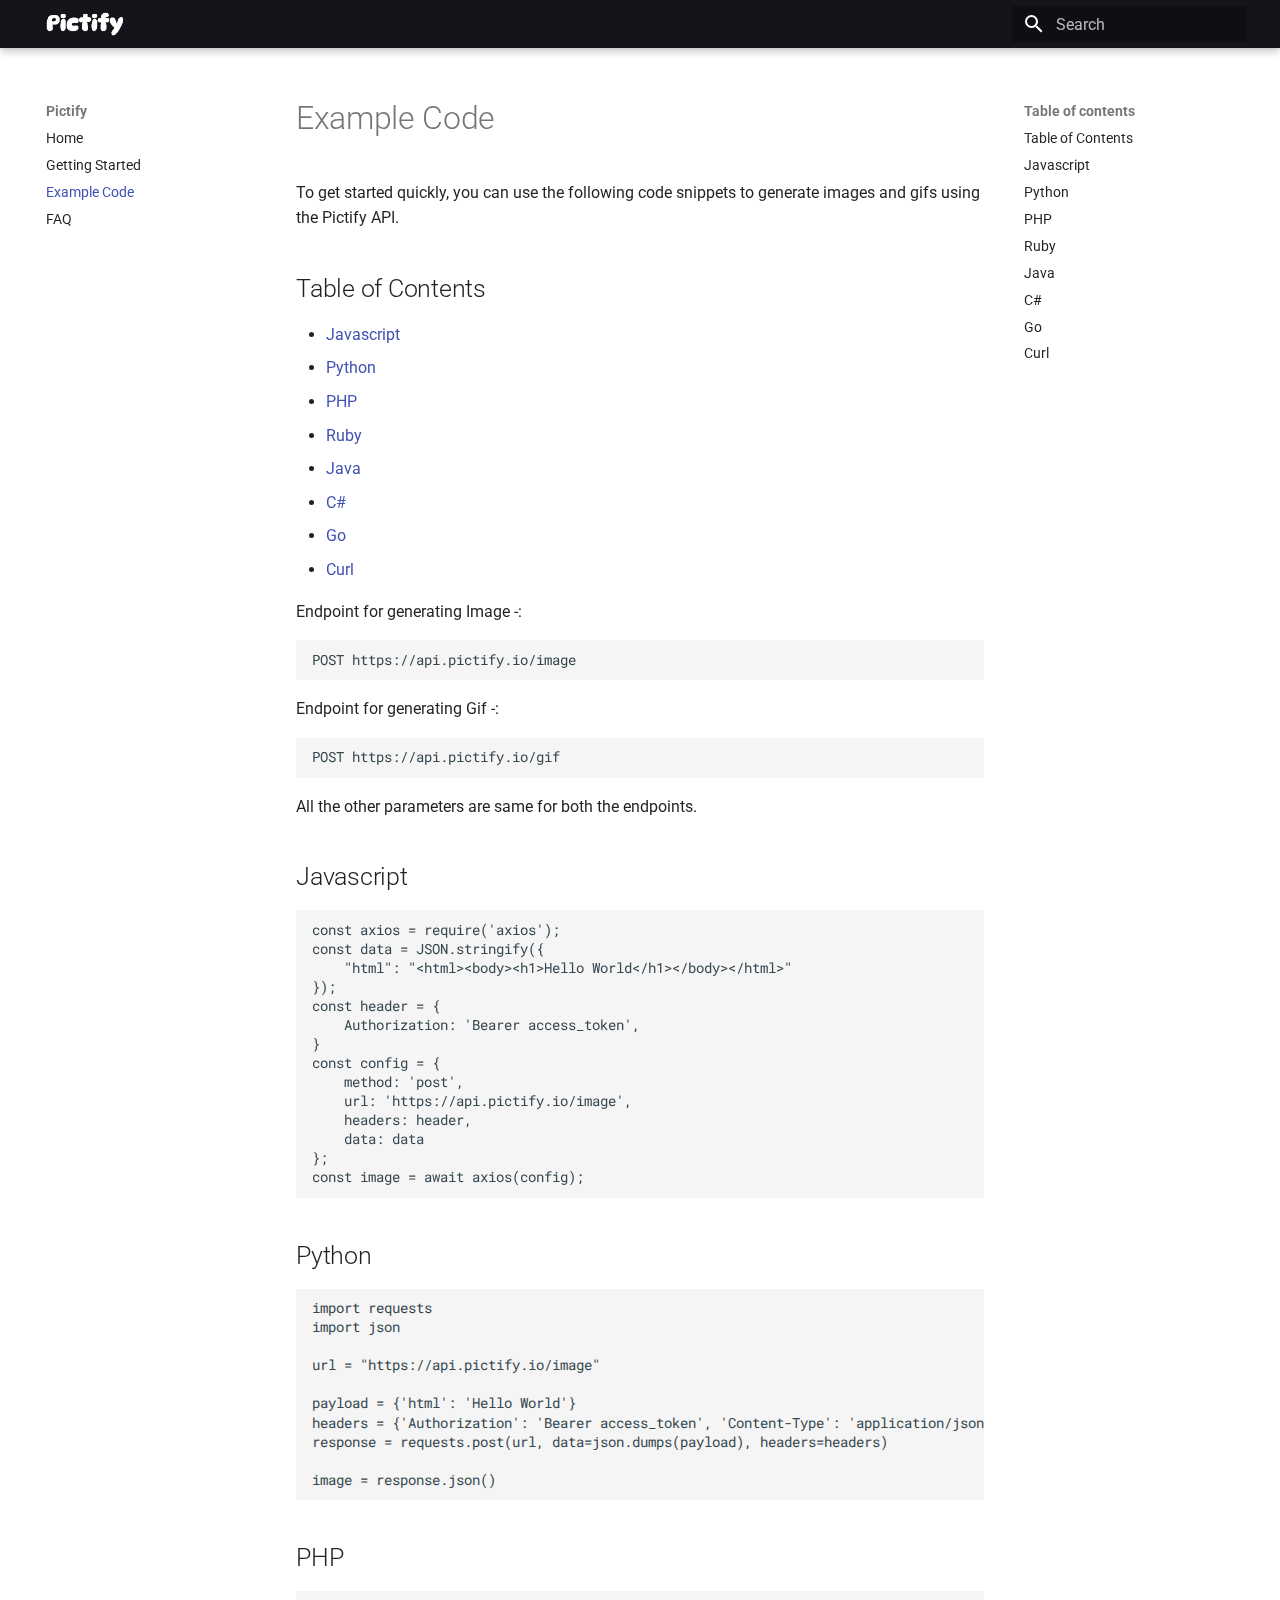
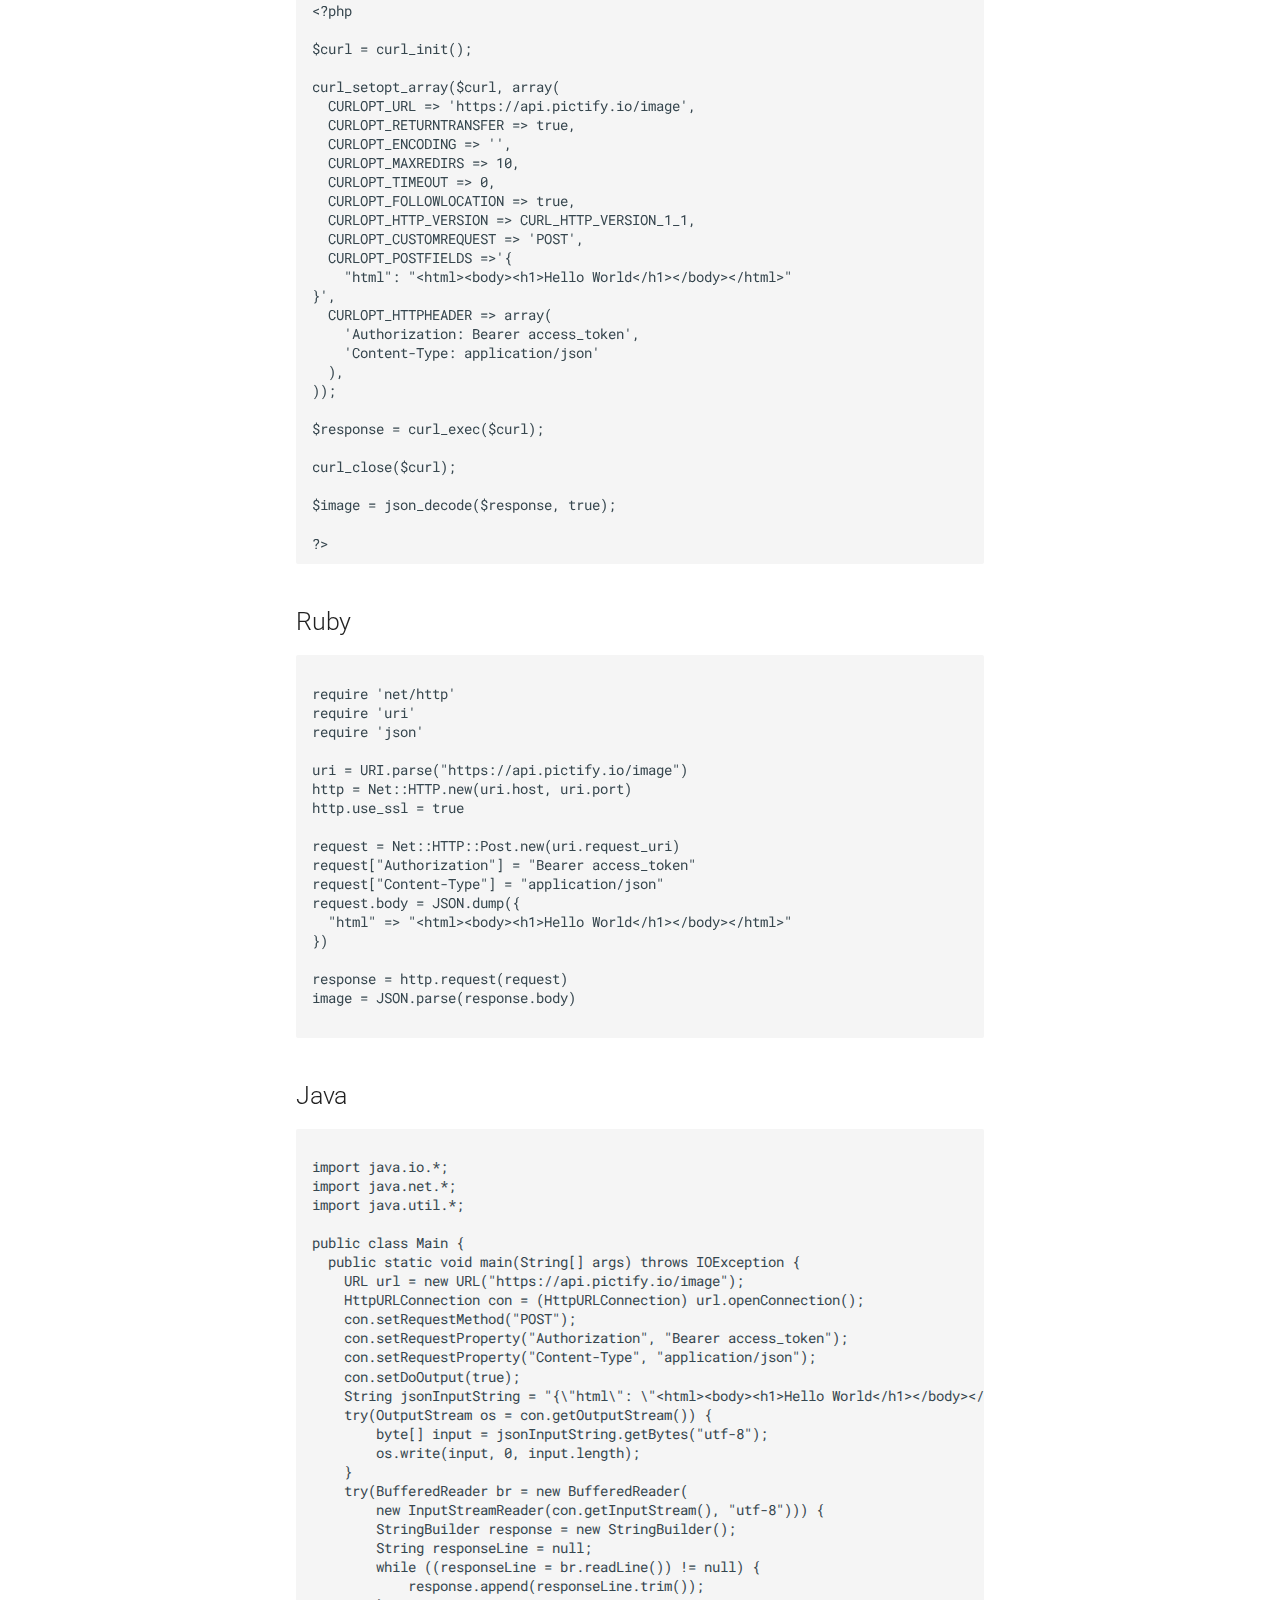
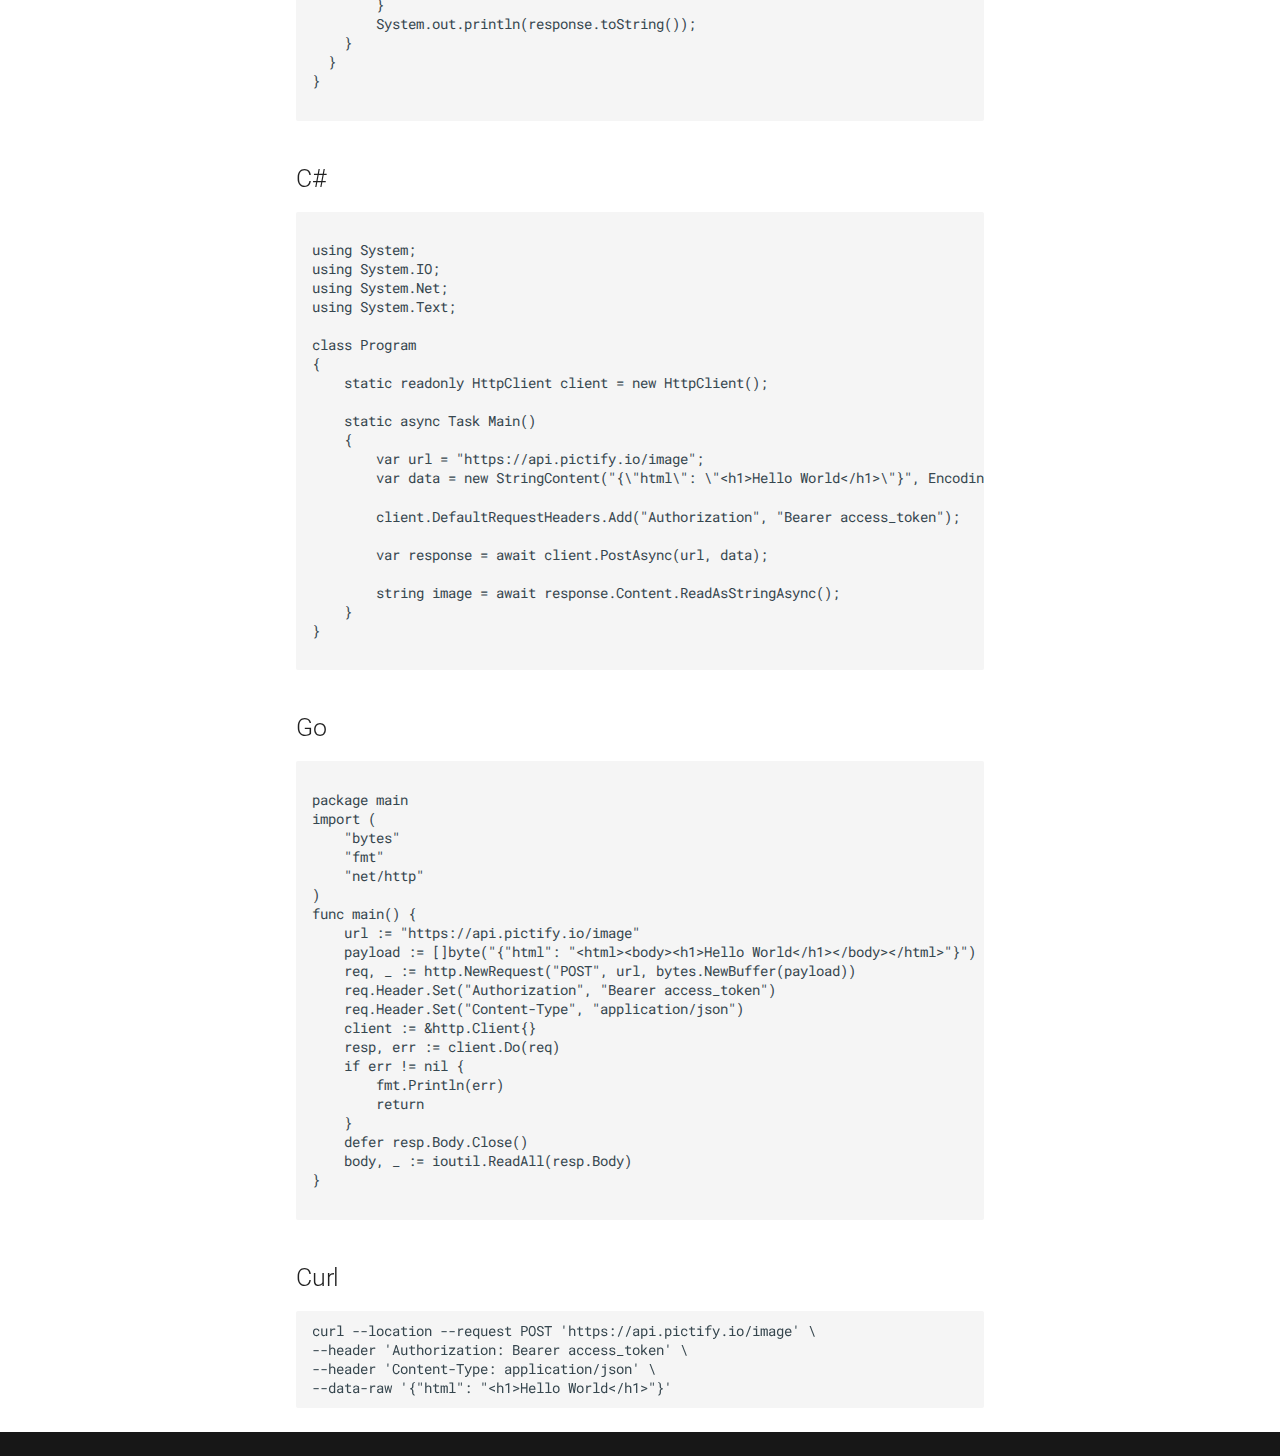
<file: example-code/index.html>
<!doctype html>
<html lang="en" class="no-js">
  <head>
    
      <meta charset="utf-8">
      <meta name="viewport" content="width=device-width,initial-scale=1">
      
        <meta name="description" content="Pictify is a simple and easy-to-use html to image and Gif API.">
      
      
      
        <link rel="canonical" href="https://docs.pictify.io/example-code/">
      
      
        <link rel="prev" href="../getting-started/">
      
      
        <link rel="next" href="../faq/">
      
      
      <link rel="icon" href="../assets/icon.png">
      <meta name="generator" content="mkdocs-1.5.3, mkdocs-material-9.4.14">
    
    
      
        <title>Example Code - Pictify</title>
      
    
    
      <link rel="stylesheet" href="../assets/stylesheets/main.fad675c6.min.css">
      
        
        <link rel="stylesheet" href="../assets/stylesheets/palette.356b1318.min.css">
      
      


    
    
      
    
    
      
        
        
        <link rel="preconnect" href="https://fonts.gstatic.com" crossorigin>
        <link rel="stylesheet" href="https://fonts.googleapis.com/css?family=Roboto:300,300i,400,400i,700,700i%7CRoboto+Mono:400,400i,700,700i&display=fallback">
        <style>:root{--md-text-font:"Roboto";--md-code-font:"Roboto Mono"}</style>
      
    
    
      <link rel="stylesheet" href="../stylesheets/extra-styles.css">
    
    <script>__md_scope=new URL("..",location),__md_hash=e=>[...e].reduce((e,_)=>(e<<5)-e+_.charCodeAt(0),0),__md_get=(e,_=localStorage,t=__md_scope)=>JSON.parse(_.getItem(t.pathname+"."+e)),__md_set=(e,_,t=localStorage,a=__md_scope)=>{try{t.setItem(a.pathname+"."+e,JSON.stringify(_))}catch(e){}}</script>
    
      

    
    
    
  </head>
  
  
    
    
    
    
    
    <body dir="ltr" data-md-color-scheme="default" data-md-color-primary="black" data-md-color-accent="indigo">
  
    
    
    <input class="md-toggle" data-md-toggle="drawer" type="checkbox" id="__drawer" autocomplete="off">
    <input class="md-toggle" data-md-toggle="search" type="checkbox" id="__search" autocomplete="off">
    <label class="md-overlay" for="__drawer"></label>
    <div data-md-component="skip">
      
        
        <a href="#example-code" class="md-skip">
          Skip to content
        </a>
      
    </div>
    <div data-md-component="announce">
      
    </div>
    
    
      

  

<header class="md-header md-header--shadow" data-md-component="header">
  <nav class="md-header__inner md-grid" aria-label="Header">
    <a href=".." title="Pictify" class="md-header__button md-logo" aria-label="Pictify" data-md-component="logo">
      
  <img src="../assets/logo.png" alt="logo">

    </a>
    <label class="md-header__button md-icon" for="__drawer">
      
      <svg xmlns="http://www.w3.org/2000/svg" viewBox="0 0 24 24"><path d="M3 6h18v2H3V6m0 5h18v2H3v-2m0 5h18v2H3v-2Z"/></svg>
    </label>
    <div class="md-header__title" data-md-component="header-title">
      <div class="md-header__ellipsis">
        <div class="md-header__topic">
          <span class="md-ellipsis">
            Pictify
          </span>
        </div>
        <div class="md-header__topic" data-md-component="header-topic">
          <span class="md-ellipsis">
            
              Example Code
            
          </span>
        </div>
      </div>
    </div>
    
      
    
    
    
      <label class="md-header__button md-icon" for="__search">
        
        <svg xmlns="http://www.w3.org/2000/svg" viewBox="0 0 24 24"><path d="M9.5 3A6.5 6.5 0 0 1 16 9.5c0 1.61-.59 3.09-1.56 4.23l.27.27h.79l5 5-1.5 1.5-5-5v-.79l-.27-.27A6.516 6.516 0 0 1 9.5 16 6.5 6.5 0 0 1 3 9.5 6.5 6.5 0 0 1 9.5 3m0 2C7 5 5 7 5 9.5S7 14 9.5 14 14 12 14 9.5 12 5 9.5 5Z"/></svg>
      </label>
      <div class="md-search" data-md-component="search" role="dialog">
  <label class="md-search__overlay" for="__search"></label>
  <div class="md-search__inner" role="search">
    <form class="md-search__form" name="search">
      <input type="text" class="md-search__input" name="query" aria-label="Search" placeholder="Search" autocapitalize="off" autocorrect="off" autocomplete="off" spellcheck="false" data-md-component="search-query" required>
      <label class="md-search__icon md-icon" for="__search">
        
        <svg xmlns="http://www.w3.org/2000/svg" viewBox="0 0 24 24"><path d="M9.5 3A6.5 6.5 0 0 1 16 9.5c0 1.61-.59 3.09-1.56 4.23l.27.27h.79l5 5-1.5 1.5-5-5v-.79l-.27-.27A6.516 6.516 0 0 1 9.5 16 6.5 6.5 0 0 1 3 9.5 6.5 6.5 0 0 1 9.5 3m0 2C7 5 5 7 5 9.5S7 14 9.5 14 14 12 14 9.5 12 5 9.5 5Z"/></svg>
        
        <svg xmlns="http://www.w3.org/2000/svg" viewBox="0 0 24 24"><path d="M20 11v2H8l5.5 5.5-1.42 1.42L4.16 12l7.92-7.92L13.5 5.5 8 11h12Z"/></svg>
      </label>
      <nav class="md-search__options" aria-label="Search">
        
        <button type="reset" class="md-search__icon md-icon" title="Clear" aria-label="Clear" tabindex="-1">
          
          <svg xmlns="http://www.w3.org/2000/svg" viewBox="0 0 24 24"><path d="M19 6.41 17.59 5 12 10.59 6.41 5 5 6.41 10.59 12 5 17.59 6.41 19 12 13.41 17.59 19 19 17.59 13.41 12 19 6.41Z"/></svg>
        </button>
      </nav>
      
    </form>
    <div class="md-search__output">
      <div class="md-search__scrollwrap" data-md-scrollfix>
        <div class="md-search-result" data-md-component="search-result">
          <div class="md-search-result__meta">
            Initializing search
          </div>
          <ol class="md-search-result__list" role="presentation"></ol>
        </div>
      </div>
    </div>
  </div>
</div>
    
    
  </nav>
  
</header>
    
    <div class="md-container" data-md-component="container">
      
      
        
          
        
      
      <main class="md-main" data-md-component="main">
        <div class="md-main__inner md-grid">
          
            
              
              <div class="md-sidebar md-sidebar--primary" data-md-component="sidebar" data-md-type="navigation" >
                <div class="md-sidebar__scrollwrap">
                  <div class="md-sidebar__inner">
                    



<nav class="md-nav md-nav--primary" aria-label="Navigation" data-md-level="0">
  <label class="md-nav__title" for="__drawer">
    <a href=".." title="Pictify" class="md-nav__button md-logo" aria-label="Pictify" data-md-component="logo">
      
  <img src="../assets/logo.png" alt="logo">

    </a>
    Pictify
  </label>
  
  <ul class="md-nav__list" data-md-scrollfix>
    
      
      
  
  
  
  
    <li class="md-nav__item">
      <a href=".." class="md-nav__link">
        
  
  <span class="md-ellipsis">
    Home
  </span>
  

      </a>
    </li>
  

    
      
      
  
  
  
  
    <li class="md-nav__item">
      <a href="../getting-started/" class="md-nav__link">
        
  
  <span class="md-ellipsis">
    Getting Started
  </span>
  

      </a>
    </li>
  

    
      
      
  
  
    
  
  
  
    <li class="md-nav__item md-nav__item--active">
      
      <input class="md-nav__toggle md-toggle" type="checkbox" id="__toc">
      
      
        
      
      
        <label class="md-nav__link md-nav__link--active" for="__toc">
          
  
  <span class="md-ellipsis">
    Example Code
  </span>
  

          <span class="md-nav__icon md-icon"></span>
        </label>
      
      <a href="./" class="md-nav__link md-nav__link--active">
        
  
  <span class="md-ellipsis">
    Example Code
  </span>
  

      </a>
      
        

<nav class="md-nav md-nav--secondary" aria-label="Table of contents">
  
  
  
    
  
  
    <label class="md-nav__title" for="__toc">
      <span class="md-nav__icon md-icon"></span>
      Table of contents
    </label>
    <ul class="md-nav__list" data-md-component="toc" data-md-scrollfix>
      
        <li class="md-nav__item">
  <a href="#table-of-contents" class="md-nav__link">
    <span class="md-ellipsis">
      Table of Contents
    </span>
  </a>
  
</li>
      
        <li class="md-nav__item">
  <a href="#javascript" class="md-nav__link">
    <span class="md-ellipsis">
      Javascript
    </span>
  </a>
  
</li>
      
        <li class="md-nav__item">
  <a href="#python" class="md-nav__link">
    <span class="md-ellipsis">
      Python
    </span>
  </a>
  
</li>
      
        <li class="md-nav__item">
  <a href="#php" class="md-nav__link">
    <span class="md-ellipsis">
      PHP
    </span>
  </a>
  
</li>
      
        <li class="md-nav__item">
  <a href="#ruby" class="md-nav__link">
    <span class="md-ellipsis">
      Ruby
    </span>
  </a>
  
</li>
      
        <li class="md-nav__item">
  <a href="#java" class="md-nav__link">
    <span class="md-ellipsis">
      Java
    </span>
  </a>
  
</li>
      
        <li class="md-nav__item">
  <a href="#c" class="md-nav__link">
    <span class="md-ellipsis">
      C#
    </span>
  </a>
  
</li>
      
        <li class="md-nav__item">
  <a href="#go" class="md-nav__link">
    <span class="md-ellipsis">
      Go
    </span>
  </a>
  
</li>
      
        <li class="md-nav__item">
  <a href="#curl" class="md-nav__link">
    <span class="md-ellipsis">
      Curl
    </span>
  </a>
  
</li>
      
    </ul>
  
</nav>
      
    </li>
  

    
      
      
  
  
  
  
    <li class="md-nav__item">
      <a href="../faq/" class="md-nav__link">
        
  
  <span class="md-ellipsis">
    FAQ
  </span>
  

      </a>
    </li>
  

    
  </ul>
</nav>
                  </div>
                </div>
              </div>
            
            
              
              <div class="md-sidebar md-sidebar--secondary" data-md-component="sidebar" data-md-type="toc" >
                <div class="md-sidebar__scrollwrap">
                  <div class="md-sidebar__inner">
                    

<nav class="md-nav md-nav--secondary" aria-label="Table of contents">
  
  
  
    
  
  
    <label class="md-nav__title" for="__toc">
      <span class="md-nav__icon md-icon"></span>
      Table of contents
    </label>
    <ul class="md-nav__list" data-md-component="toc" data-md-scrollfix>
      
        <li class="md-nav__item">
  <a href="#table-of-contents" class="md-nav__link">
    <span class="md-ellipsis">
      Table of Contents
    </span>
  </a>
  
</li>
      
        <li class="md-nav__item">
  <a href="#javascript" class="md-nav__link">
    <span class="md-ellipsis">
      Javascript
    </span>
  </a>
  
</li>
      
        <li class="md-nav__item">
  <a href="#python" class="md-nav__link">
    <span class="md-ellipsis">
      Python
    </span>
  </a>
  
</li>
      
        <li class="md-nav__item">
  <a href="#php" class="md-nav__link">
    <span class="md-ellipsis">
      PHP
    </span>
  </a>
  
</li>
      
        <li class="md-nav__item">
  <a href="#ruby" class="md-nav__link">
    <span class="md-ellipsis">
      Ruby
    </span>
  </a>
  
</li>
      
        <li class="md-nav__item">
  <a href="#java" class="md-nav__link">
    <span class="md-ellipsis">
      Java
    </span>
  </a>
  
</li>
      
        <li class="md-nav__item">
  <a href="#c" class="md-nav__link">
    <span class="md-ellipsis">
      C#
    </span>
  </a>
  
</li>
      
        <li class="md-nav__item">
  <a href="#go" class="md-nav__link">
    <span class="md-ellipsis">
      Go
    </span>
  </a>
  
</li>
      
        <li class="md-nav__item">
  <a href="#curl" class="md-nav__link">
    <span class="md-ellipsis">
      Curl
    </span>
  </a>
  
</li>
      
    </ul>
  
</nav>
                  </div>
                </div>
              </div>
            
          
          
            <div class="md-content" data-md-component="content">
              <article class="md-content__inner md-typeset">
                
                  


<h1 id="example-code">Example Code</h1>
<p>To get started quickly, you can use the following code snippets to generate images and gifs using the Pictify API.</p>
<h2 id="table-of-contents">Table of Contents</h2>
<ul>
<li><a href="#javascript">Javascript</a></li>
<li><a href="#python">Python</a></li>
<li><a href="#php">PHP</a></li>
<li><a href="#ruby">Ruby</a></li>
<li><a href="#java">Java</a></li>
<li><a href="#c">C#</a></li>
<li><a href="#go">Go</a></li>
<li><a href="#curl">Curl</a></li>
</ul>
<p>Endpoint for generating Image -:</p>
<pre><code>POST https://api.pictify.io/image
</code></pre>
<p>Endpoint for generating Gif -:</p>
<pre><code>POST https://api.pictify.io/gif
</code></pre>
<p>All the other parameters are same for both the endpoints.</p>
<h2 id="javascript">Javascript</h2>
<pre><code class="language-javascript">const axios = require('axios');
const data = JSON.stringify({
    &quot;html&quot;: &quot;&lt;html&gt;&lt;body&gt;&lt;h1&gt;Hello World&lt;/h1&gt;&lt;/body&gt;&lt;/html&gt;&quot;
});
const header = {
    Authorization: 'Bearer access_token',
}
const config = {
    method: 'post',
    url: 'https://api.pictify.io/image',
    headers: header,
    data: data
};
const image = await axios(config);
</code></pre>
<h2 id="python">Python</h2>
<pre><code class="language-python">import requests
import json

url = &quot;https://api.pictify.io/image&quot;

payload = {'html': 'Hello World'}
headers = {'Authorization': 'Bearer access_token', 'Content-Type': 'application/json'}
response = requests.post(url, data=json.dumps(payload), headers=headers)

image = response.json()
</code></pre>
<h2 id="php">PHP</h2>
<pre><code class="language-php">&lt;?php

$curl = curl_init();

curl_setopt_array($curl, array(
  CURLOPT_URL =&gt; 'https://api.pictify.io/image',
  CURLOPT_RETURNTRANSFER =&gt; true,
  CURLOPT_ENCODING =&gt; '',
  CURLOPT_MAXREDIRS =&gt; 10,
  CURLOPT_TIMEOUT =&gt; 0,
  CURLOPT_FOLLOWLOCATION =&gt; true,
  CURLOPT_HTTP_VERSION =&gt; CURL_HTTP_VERSION_1_1,
  CURLOPT_CUSTOMREQUEST =&gt; 'POST',
  CURLOPT_POSTFIELDS =&gt;'{
    &quot;html&quot;: &quot;&lt;html&gt;&lt;body&gt;&lt;h1&gt;Hello World&lt;/h1&gt;&lt;/body&gt;&lt;/html&gt;&quot;
}',
  CURLOPT_HTTPHEADER =&gt; array(
    'Authorization: Bearer access_token',
    'Content-Type: application/json'
  ),
));

$response = curl_exec($curl);

curl_close($curl);

$image = json_decode($response, true);

?&gt;
</code></pre>
<h2 id="ruby">Ruby</h2>
<pre><code class="language-ruby">
require 'net/http'
require 'uri'
require 'json'

uri = URI.parse(&quot;https://api.pictify.io/image&quot;)
http = Net::HTTP.new(uri.host, uri.port)
http.use_ssl = true

request = Net::HTTP::Post.new(uri.request_uri)
request[&quot;Authorization&quot;] = &quot;Bearer access_token&quot;
request[&quot;Content-Type&quot;] = &quot;application/json&quot;
request.body = JSON.dump({
  &quot;html&quot; =&gt; &quot;&lt;html&gt;&lt;body&gt;&lt;h1&gt;Hello World&lt;/h1&gt;&lt;/body&gt;&lt;/html&gt;&quot;
})

response = http.request(request)
image = JSON.parse(response.body)

</code></pre>
<h2 id="java">Java</h2>
<pre><code class="language-java">
import java.io.*;
import java.net.*;
import java.util.*;

public class Main {
  public static void main(String[] args) throws IOException {
    URL url = new URL(&quot;https://api.pictify.io/image&quot;);
    HttpURLConnection con = (HttpURLConnection) url.openConnection();
    con.setRequestMethod(&quot;POST&quot;);
    con.setRequestProperty(&quot;Authorization&quot;, &quot;Bearer access_token&quot;);
    con.setRequestProperty(&quot;Content-Type&quot;, &quot;application/json&quot;);
    con.setDoOutput(true);
    String jsonInputString = &quot;{\&quot;html\&quot;: \&quot;&lt;html&gt;&lt;body&gt;&lt;h1&gt;Hello World&lt;/h1&gt;&lt;/body&gt;&lt;/html&gt;\&quot;}&quot;;
    try(OutputStream os = con.getOutputStream()) {
        byte[] input = jsonInputString.getBytes(&quot;utf-8&quot;);
        os.write(input, 0, input.length);           
    }
    try(BufferedReader br = new BufferedReader(
        new InputStreamReader(con.getInputStream(), &quot;utf-8&quot;))) {
        StringBuilder response = new StringBuilder();
        String responseLine = null;
        while ((responseLine = br.readLine()) != null) {
            response.append(responseLine.trim());
        }
        System.out.println(response.toString());
    }
  }
}

</code></pre>
<h2 id="c"><span>C#</span></h2>
<pre><code class="language-csharp">
using System;
using System.IO;
using System.Net;
using System.Text;

class Program
{
    static readonly HttpClient client = new HttpClient();

    static async Task Main()
    {
        var url = &quot;https://api.pictify.io/image&quot;;
        var data = new StringContent(&quot;{\&quot;html\&quot;: \&quot;&lt;h1&gt;Hello World&lt;/h1&gt;\&quot;}&quot;, Encoding.UTF8, &quot;application/json&quot;);

        client.DefaultRequestHeaders.Add(&quot;Authorization&quot;, &quot;Bearer access_token&quot;);

        var response = await client.PostAsync(url, data);

        string image = await response.Content.ReadAsStringAsync();
    }
}

</code></pre>
<h2 id="go">Go</h2>
<pre><code class="language-go">
package main
import (
    &quot;bytes&quot;
    &quot;fmt&quot;
    &quot;net/http&quot;
)
func main() {
    url := &quot;https://api.pictify.io/image&quot;
    payload := []byte(&quot;{&quot;html&quot;: &quot;&lt;html&gt;&lt;body&gt;&lt;h1&gt;Hello World&lt;/h1&gt;&lt;/body&gt;&lt;/html&gt;&quot;}&quot;)
    req, _ := http.NewRequest(&quot;POST&quot;, url, bytes.NewBuffer(payload))
    req.Header.Set(&quot;Authorization&quot;, &quot;Bearer access_token&quot;)
    req.Header.Set(&quot;Content-Type&quot;, &quot;application/json&quot;)
    client := &amp;http.Client{}
    resp, err := client.Do(req)
    if err != nil {
        fmt.Println(err)
        return
    }
    defer resp.Body.Close()
    body, _ := ioutil.ReadAll(resp.Body)
}

</code></pre>
<h2 id="curl">Curl</h2>
<pre><code class="language-bash">curl --location --request POST 'https://api.pictify.io/image' \
--header 'Authorization: Bearer access_token' \
--header 'Content-Type: application/json' \
--data-raw '{&quot;html&quot;: &quot;&lt;h1&gt;Hello World&lt;/h1&gt;&quot;}'
</code></pre>





                
              </article>
            </div>
          
          
        </div>
        
      </main>
      
        <footer class="md-footer">
  
  <div class="md-footer-meta md-typeset">
    <div class="md-footer-meta__inner md-grid">
      <div class="md-copyright">
  
  
</div>
      
    </div>
  </div>
</footer>
      
    </div>
    <div class="md-dialog" data-md-component="dialog">
      <div class="md-dialog__inner md-typeset"></div>
    </div>
    
    
    <script id="__config" type="application/json">{"base": "..", "features": [], "search": "../assets/javascripts/workers/search.f886a092.min.js", "translations": {"clipboard.copied": "Copied to clipboard", "clipboard.copy": "Copy to clipboard", "search.result.more.one": "1 more on this page", "search.result.more.other": "# more on this page", "search.result.none": "No matching documents", "search.result.one": "1 matching document", "search.result.other": "# matching documents", "search.result.placeholder": "Type to start searching", "search.result.term.missing": "Missing", "select.version": "Select version"}}</script>
    
    
      <script src="../assets/javascripts/bundle.cd18aaf1.min.js"></script>
      
    
  </body>
</html>
</file>
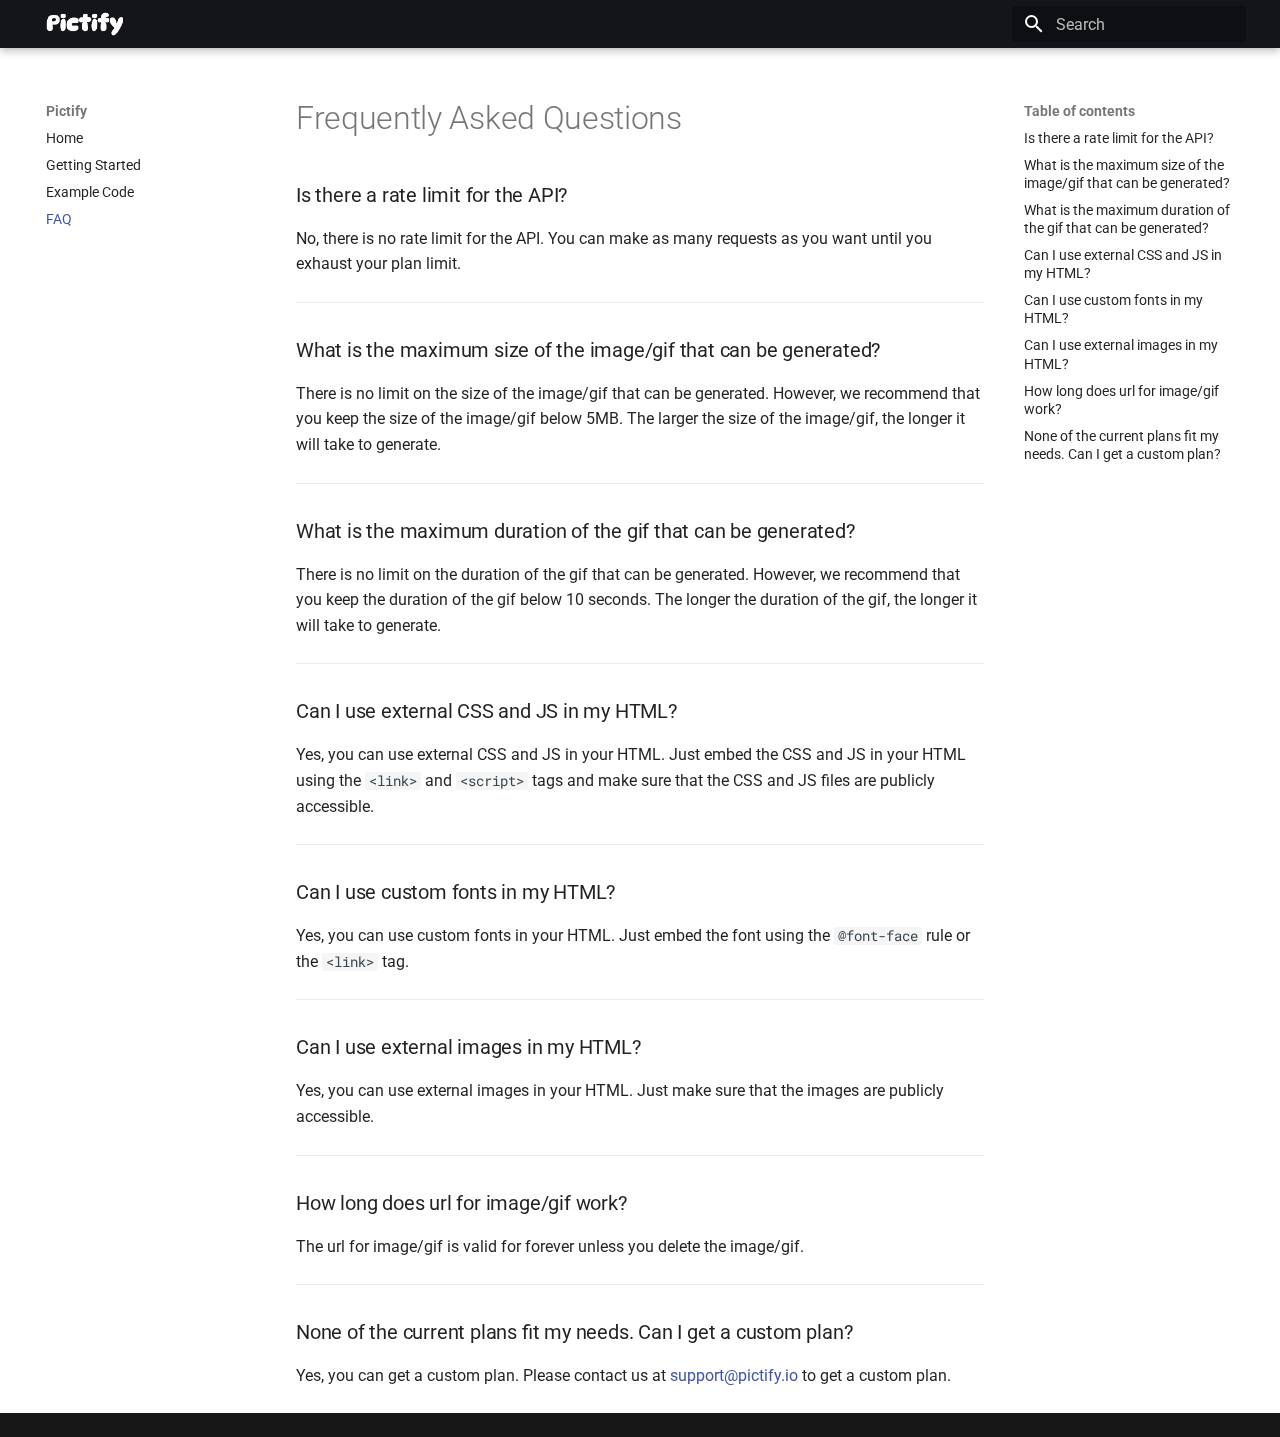
<file: faq/index.html>
<!doctype html>
<html lang="en" class="no-js">
  <head>
    
      <meta charset="utf-8">
      <meta name="viewport" content="width=device-width,initial-scale=1">
      
        <meta name="description" content="Pictify is a simple and easy-to-use html to image and Gif API.">
      
      
      
        <link rel="canonical" href="https://docs.pictify.io/faq/">
      
      
        <link rel="prev" href="../example-code/">
      
      
      
      <link rel="icon" href="../assets/icon.png">
      <meta name="generator" content="mkdocs-1.5.3, mkdocs-material-9.4.14">
    
    
      
        <title>FAQ - Pictify</title>
      
    
    
      <link rel="stylesheet" href="../assets/stylesheets/main.fad675c6.min.css">
      
        
        <link rel="stylesheet" href="../assets/stylesheets/palette.356b1318.min.css">
      
      


    
    
      
    
    
      
        
        
        <link rel="preconnect" href="https://fonts.gstatic.com" crossorigin>
        <link rel="stylesheet" href="https://fonts.googleapis.com/css?family=Roboto:300,300i,400,400i,700,700i%7CRoboto+Mono:400,400i,700,700i&display=fallback">
        <style>:root{--md-text-font:"Roboto";--md-code-font:"Roboto Mono"}</style>
      
    
    
      <link rel="stylesheet" href="../stylesheets/extra-styles.css">
    
    <script>__md_scope=new URL("..",location),__md_hash=e=>[...e].reduce((e,_)=>(e<<5)-e+_.charCodeAt(0),0),__md_get=(e,_=localStorage,t=__md_scope)=>JSON.parse(_.getItem(t.pathname+"."+e)),__md_set=(e,_,t=localStorage,a=__md_scope)=>{try{t.setItem(a.pathname+"."+e,JSON.stringify(_))}catch(e){}}</script>
    
      

    
    
    
  </head>
  
  
    
    
    
    
    
    <body dir="ltr" data-md-color-scheme="default" data-md-color-primary="black" data-md-color-accent="indigo">
  
    
    
    <input class="md-toggle" data-md-toggle="drawer" type="checkbox" id="__drawer" autocomplete="off">
    <input class="md-toggle" data-md-toggle="search" type="checkbox" id="__search" autocomplete="off">
    <label class="md-overlay" for="__drawer"></label>
    <div data-md-component="skip">
      
        
        <a href="#frequently-asked-questions" class="md-skip">
          Skip to content
        </a>
      
    </div>
    <div data-md-component="announce">
      
    </div>
    
    
      

  

<header class="md-header md-header--shadow" data-md-component="header">
  <nav class="md-header__inner md-grid" aria-label="Header">
    <a href=".." title="Pictify" class="md-header__button md-logo" aria-label="Pictify" data-md-component="logo">
      
  <img src="../assets/logo.png" alt="logo">

    </a>
    <label class="md-header__button md-icon" for="__drawer">
      
      <svg xmlns="http://www.w3.org/2000/svg" viewBox="0 0 24 24"><path d="M3 6h18v2H3V6m0 5h18v2H3v-2m0 5h18v2H3v-2Z"/></svg>
    </label>
    <div class="md-header__title" data-md-component="header-title">
      <div class="md-header__ellipsis">
        <div class="md-header__topic">
          <span class="md-ellipsis">
            Pictify
          </span>
        </div>
        <div class="md-header__topic" data-md-component="header-topic">
          <span class="md-ellipsis">
            
              FAQ
            
          </span>
        </div>
      </div>
    </div>
    
      
    
    
    
      <label class="md-header__button md-icon" for="__search">
        
        <svg xmlns="http://www.w3.org/2000/svg" viewBox="0 0 24 24"><path d="M9.5 3A6.5 6.5 0 0 1 16 9.5c0 1.61-.59 3.09-1.56 4.23l.27.27h.79l5 5-1.5 1.5-5-5v-.79l-.27-.27A6.516 6.516 0 0 1 9.5 16 6.5 6.5 0 0 1 3 9.5 6.5 6.5 0 0 1 9.5 3m0 2C7 5 5 7 5 9.5S7 14 9.5 14 14 12 14 9.5 12 5 9.5 5Z"/></svg>
      </label>
      <div class="md-search" data-md-component="search" role="dialog">
  <label class="md-search__overlay" for="__search"></label>
  <div class="md-search__inner" role="search">
    <form class="md-search__form" name="search">
      <input type="text" class="md-search__input" name="query" aria-label="Search" placeholder="Search" autocapitalize="off" autocorrect="off" autocomplete="off" spellcheck="false" data-md-component="search-query" required>
      <label class="md-search__icon md-icon" for="__search">
        
        <svg xmlns="http://www.w3.org/2000/svg" viewBox="0 0 24 24"><path d="M9.5 3A6.5 6.5 0 0 1 16 9.5c0 1.61-.59 3.09-1.56 4.23l.27.27h.79l5 5-1.5 1.5-5-5v-.79l-.27-.27A6.516 6.516 0 0 1 9.5 16 6.5 6.5 0 0 1 3 9.5 6.5 6.5 0 0 1 9.5 3m0 2C7 5 5 7 5 9.5S7 14 9.5 14 14 12 14 9.5 12 5 9.5 5Z"/></svg>
        
        <svg xmlns="http://www.w3.org/2000/svg" viewBox="0 0 24 24"><path d="M20 11v2H8l5.5 5.5-1.42 1.42L4.16 12l7.92-7.92L13.5 5.5 8 11h12Z"/></svg>
      </label>
      <nav class="md-search__options" aria-label="Search">
        
        <button type="reset" class="md-search__icon md-icon" title="Clear" aria-label="Clear" tabindex="-1">
          
          <svg xmlns="http://www.w3.org/2000/svg" viewBox="0 0 24 24"><path d="M19 6.41 17.59 5 12 10.59 6.41 5 5 6.41 10.59 12 5 17.59 6.41 19 12 13.41 17.59 19 19 17.59 13.41 12 19 6.41Z"/></svg>
        </button>
      </nav>
      
    </form>
    <div class="md-search__output">
      <div class="md-search__scrollwrap" data-md-scrollfix>
        <div class="md-search-result" data-md-component="search-result">
          <div class="md-search-result__meta">
            Initializing search
          </div>
          <ol class="md-search-result__list" role="presentation"></ol>
        </div>
      </div>
    </div>
  </div>
</div>
    
    
  </nav>
  
</header>
    
    <div class="md-container" data-md-component="container">
      
      
        
          
        
      
      <main class="md-main" data-md-component="main">
        <div class="md-main__inner md-grid">
          
            
              
              <div class="md-sidebar md-sidebar--primary" data-md-component="sidebar" data-md-type="navigation" >
                <div class="md-sidebar__scrollwrap">
                  <div class="md-sidebar__inner">
                    



<nav class="md-nav md-nav--primary" aria-label="Navigation" data-md-level="0">
  <label class="md-nav__title" for="__drawer">
    <a href=".." title="Pictify" class="md-nav__button md-logo" aria-label="Pictify" data-md-component="logo">
      
  <img src="../assets/logo.png" alt="logo">

    </a>
    Pictify
  </label>
  
  <ul class="md-nav__list" data-md-scrollfix>
    
      
      
  
  
  
  
    <li class="md-nav__item">
      <a href=".." class="md-nav__link">
        
  
  <span class="md-ellipsis">
    Home
  </span>
  

      </a>
    </li>
  

    
      
      
  
  
  
  
    <li class="md-nav__item">
      <a href="../getting-started/" class="md-nav__link">
        
  
  <span class="md-ellipsis">
    Getting Started
  </span>
  

      </a>
    </li>
  

    
      
      
  
  
  
  
    <li class="md-nav__item">
      <a href="../example-code/" class="md-nav__link">
        
  
  <span class="md-ellipsis">
    Example Code
  </span>
  

      </a>
    </li>
  

    
      
      
  
  
    
  
  
  
    <li class="md-nav__item md-nav__item--active">
      
      <input class="md-nav__toggle md-toggle" type="checkbox" id="__toc">
      
      
        
      
      
        <label class="md-nav__link md-nav__link--active" for="__toc">
          
  
  <span class="md-ellipsis">
    FAQ
  </span>
  

          <span class="md-nav__icon md-icon"></span>
        </label>
      
      <a href="./" class="md-nav__link md-nav__link--active">
        
  
  <span class="md-ellipsis">
    FAQ
  </span>
  

      </a>
      
        

<nav class="md-nav md-nav--secondary" aria-label="Table of contents">
  
  
  
    
  
  
    <label class="md-nav__title" for="__toc">
      <span class="md-nav__icon md-icon"></span>
      Table of contents
    </label>
    <ul class="md-nav__list" data-md-component="toc" data-md-scrollfix>
      
        <li class="md-nav__item">
  <a href="#is-there-a-rate-limit-for-the-api" class="md-nav__link">
    <span class="md-ellipsis">
      Is there a rate limit for the API?
    </span>
  </a>
  
</li>
      
        <li class="md-nav__item">
  <a href="#what-is-the-maximum-size-of-the-imagegif-that-can-be-generated" class="md-nav__link">
    <span class="md-ellipsis">
      What is the maximum size of the image/gif that can be generated?
    </span>
  </a>
  
</li>
      
        <li class="md-nav__item">
  <a href="#what-is-the-maximum-duration-of-the-gif-that-can-be-generated" class="md-nav__link">
    <span class="md-ellipsis">
      What is the maximum duration of the gif that can be generated?
    </span>
  </a>
  
</li>
      
        <li class="md-nav__item">
  <a href="#can-i-use-external-css-and-js-in-my-html" class="md-nav__link">
    <span class="md-ellipsis">
      Can I use external CSS and JS in my HTML?
    </span>
  </a>
  
</li>
      
        <li class="md-nav__item">
  <a href="#can-i-use-custom-fonts-in-my-html" class="md-nav__link">
    <span class="md-ellipsis">
      Can I use custom fonts in my HTML?
    </span>
  </a>
  
</li>
      
        <li class="md-nav__item">
  <a href="#can-i-use-external-images-in-my-html" class="md-nav__link">
    <span class="md-ellipsis">
      Can I use external images in my HTML?
    </span>
  </a>
  
</li>
      
        <li class="md-nav__item">
  <a href="#how-long-does-url-for-imagegif-work" class="md-nav__link">
    <span class="md-ellipsis">
      How long does url for image/gif work?
    </span>
  </a>
  
</li>
      
        <li class="md-nav__item">
  <a href="#none-of-the-current-plans-fit-my-needs-can-i-get-a-custom-plan" class="md-nav__link">
    <span class="md-ellipsis">
      None of the current plans fit my needs. Can I get a custom plan?
    </span>
  </a>
  
</li>
      
    </ul>
  
</nav>
      
    </li>
  

    
  </ul>
</nav>
                  </div>
                </div>
              </div>
            
            
              
              <div class="md-sidebar md-sidebar--secondary" data-md-component="sidebar" data-md-type="toc" >
                <div class="md-sidebar__scrollwrap">
                  <div class="md-sidebar__inner">
                    

<nav class="md-nav md-nav--secondary" aria-label="Table of contents">
  
  
  
    
  
  
    <label class="md-nav__title" for="__toc">
      <span class="md-nav__icon md-icon"></span>
      Table of contents
    </label>
    <ul class="md-nav__list" data-md-component="toc" data-md-scrollfix>
      
        <li class="md-nav__item">
  <a href="#is-there-a-rate-limit-for-the-api" class="md-nav__link">
    <span class="md-ellipsis">
      Is there a rate limit for the API?
    </span>
  </a>
  
</li>
      
        <li class="md-nav__item">
  <a href="#what-is-the-maximum-size-of-the-imagegif-that-can-be-generated" class="md-nav__link">
    <span class="md-ellipsis">
      What is the maximum size of the image/gif that can be generated?
    </span>
  </a>
  
</li>
      
        <li class="md-nav__item">
  <a href="#what-is-the-maximum-duration-of-the-gif-that-can-be-generated" class="md-nav__link">
    <span class="md-ellipsis">
      What is the maximum duration of the gif that can be generated?
    </span>
  </a>
  
</li>
      
        <li class="md-nav__item">
  <a href="#can-i-use-external-css-and-js-in-my-html" class="md-nav__link">
    <span class="md-ellipsis">
      Can I use external CSS and JS in my HTML?
    </span>
  </a>
  
</li>
      
        <li class="md-nav__item">
  <a href="#can-i-use-custom-fonts-in-my-html" class="md-nav__link">
    <span class="md-ellipsis">
      Can I use custom fonts in my HTML?
    </span>
  </a>
  
</li>
      
        <li class="md-nav__item">
  <a href="#can-i-use-external-images-in-my-html" class="md-nav__link">
    <span class="md-ellipsis">
      Can I use external images in my HTML?
    </span>
  </a>
  
</li>
      
        <li class="md-nav__item">
  <a href="#how-long-does-url-for-imagegif-work" class="md-nav__link">
    <span class="md-ellipsis">
      How long does url for image/gif work?
    </span>
  </a>
  
</li>
      
        <li class="md-nav__item">
  <a href="#none-of-the-current-plans-fit-my-needs-can-i-get-a-custom-plan" class="md-nav__link">
    <span class="md-ellipsis">
      None of the current plans fit my needs. Can I get a custom plan?
    </span>
  </a>
  
</li>
      
    </ul>
  
</nav>
                  </div>
                </div>
              </div>
            
          
          
            <div class="md-content" data-md-component="content">
              <article class="md-content__inner md-typeset">
                
                  


<h1 id="frequently-asked-questions">Frequently Asked Questions</h1>
<h3 id="is-there-a-rate-limit-for-the-api">Is there a rate limit for the API?</h3>
<p>No, there is no rate limit for the API. You can make as many requests as you want until you exhaust your plan limit.</p>
<hr />
<h3 id="what-is-the-maximum-size-of-the-imagegif-that-can-be-generated">What is the maximum size of the image/gif that can be generated?</h3>
<p>There is no limit on the size of the image/gif that can be generated. However, we recommend that you keep the size of the image/gif below 5MB. The larger the size of the image/gif, the longer it will take to generate.</p>
<hr />
<h3 id="what-is-the-maximum-duration-of-the-gif-that-can-be-generated">What is the maximum duration of the gif that can be generated?</h3>
<p>There is no limit on the duration of the gif that can be generated. However, we recommend that you keep the duration of the gif below 10 seconds. The longer the duration of the gif, the longer it will take to generate.</p>
<hr />
<h3 id="can-i-use-external-css-and-js-in-my-html">Can I use external CSS and JS in my HTML?</h3>
<p>Yes, you can use external CSS and JS in your HTML. Just embed the CSS and JS in your HTML using the <code>&lt;link&gt;</code> and <code>&lt;script&gt;</code> tags and make sure that the CSS and JS files are publicly accessible.</p>
<hr />
<h3 id="can-i-use-custom-fonts-in-my-html">Can I use custom fonts in my HTML?</h3>
<p>Yes, you can use custom fonts in your HTML. Just embed the font using the <code>@font-face</code> rule or the <code>&lt;link&gt;</code> tag.</p>
<hr />
<h3 id="can-i-use-external-images-in-my-html">Can I use external images in my HTML?</h3>
<p>Yes, you can use external images in your HTML. Just make sure that the images are publicly accessible.</p>
<hr />
<h3 id="how-long-does-url-for-imagegif-work">How long does url for image/gif work?</h3>
<p>The url for image/gif is valid for forever unless you delete the image/gif.</p>
<hr />
<h3 id="none-of-the-current-plans-fit-my-needs-can-i-get-a-custom-plan">None of the current plans fit my needs. Can I get a custom plan?</h3>
<p>Yes, you can get a custom plan. Please contact us at <a href="mailto:support@pictify.io">support@pictify.io</a> to get a custom plan.</p>





                
              </article>
            </div>
          
          
        </div>
        
      </main>
      
        <footer class="md-footer">
  
  <div class="md-footer-meta md-typeset">
    <div class="md-footer-meta__inner md-grid">
      <div class="md-copyright">
  
  
</div>
      
    </div>
  </div>
</footer>
      
    </div>
    <div class="md-dialog" data-md-component="dialog">
      <div class="md-dialog__inner md-typeset"></div>
    </div>
    
    
    <script id="__config" type="application/json">{"base": "..", "features": [], "search": "../assets/javascripts/workers/search.f886a092.min.js", "translations": {"clipboard.copied": "Copied to clipboard", "clipboard.copy": "Copy to clipboard", "search.result.more.one": "1 more on this page", "search.result.more.other": "# more on this page", "search.result.none": "No matching documents", "search.result.one": "1 matching document", "search.result.other": "# matching documents", "search.result.placeholder": "Type to start searching", "search.result.term.missing": "Missing", "select.version": "Select version"}}</script>
    
    
      <script src="../assets/javascripts/bundle.cd18aaf1.min.js"></script>
      
    
  </body>
</html>
</file>
<file: stylesheets/extra-styles.css>
.md-header__topic {
    display: none;
}
</file>
<file: assets/stylesheets/main.fad675c6.min.css>
@charset "UTF-8";html{-webkit-text-size-adjust:none;-moz-text-size-adjust:none;text-size-adjust:none;box-sizing:border-box}*,:after,:before{box-sizing:inherit}@media (prefers-reduced-motion){*,:after,:before{transition:none!important}}body{margin:0}a,button,input,label{-webkit-tap-highlight-color:transparent}a{color:inherit;text-decoration:none}hr{border:0;box-sizing:initial;display:block;height:.05rem;overflow:visible;padding:0}small{font-size:80%}sub,sup{line-height:1em}img{border-style:none}table{border-collapse:initial;border-spacing:0}td,th{font-weight:400;vertical-align:top}button{background:#0000;border:0;font-family:inherit;font-size:inherit;margin:0;padding:0}input{border:0;outline:none}:root{--md-primary-fg-color:#4051b5;--md-primary-fg-color--light:#5d6cc0;--md-primary-fg-color--dark:#303fa1;--md-primary-bg-color:#fff;--md-primary-bg-color--light:#ffffffb3;--md-accent-fg-color:#526cfe;--md-accent-fg-color--transparent:#526cfe1a;--md-accent-bg-color:#fff;--md-accent-bg-color--light:#ffffffb3}[data-md-color-scheme=default]{color-scheme:light}[data-md-color-scheme=default] img[src$="#gh-dark-mode-only"],[data-md-color-scheme=default] img[src$="#only-dark"]{display:none}:root,[data-md-color-scheme=default]{--md-hue:225deg;--md-default-fg-color:#000000de;--md-default-fg-color--light:#0000008a;--md-default-fg-color--lighter:#00000052;--md-default-fg-color--lightest:#00000012;--md-default-bg-color:#fff;--md-default-bg-color--light:#ffffffb3;--md-default-bg-color--lighter:#ffffff4d;--md-default-bg-color--lightest:#ffffff1f;--md-code-fg-color:#36464e;--md-code-bg-color:#f5f5f5;--md-code-hl-color:#4287ff;--md-code-hl-color--light:#4287ff1a;--md-code-hl-number-color:#d52a2a;--md-code-hl-special-color:#db1457;--md-code-hl-function-color:#a846b9;--md-code-hl-constant-color:#6e59d9;--md-code-hl-keyword-color:#3f6ec6;--md-code-hl-string-color:#1c7d4d;--md-code-hl-name-color:var(--md-code-fg-color);--md-code-hl-operator-color:var(--md-default-fg-color--light);--md-code-hl-punctuation-color:var(--md-default-fg-color--light);--md-code-hl-comment-color:var(--md-default-fg-color--light);--md-code-hl-generic-color:var(--md-default-fg-color--light);--md-code-hl-variable-color:var(--md-default-fg-color--light);--md-typeset-color:var(--md-default-fg-color);--md-typeset-a-color:var(--md-primary-fg-color);--md-typeset-del-color:#f5503d26;--md-typeset-ins-color:#0bd57026;--md-typeset-kbd-color:#fafafa;--md-typeset-kbd-accent-color:#fff;--md-typeset-kbd-border-color:#b8b8b8;--md-typeset-mark-color:#ffff0080;--md-typeset-table-color:#0000001f;--md-typeset-table-color--light:rgba(0,0,0,.035);--md-admonition-fg-color:var(--md-default-fg-color);--md-admonition-bg-color:var(--md-default-bg-color);--md-warning-fg-color:#000000de;--md-warning-bg-color:#ff9;--md-footer-fg-color:#fff;--md-footer-fg-color--light:#ffffffb3;--md-footer-fg-color--lighter:#ffffff73;--md-footer-bg-color:#000000de;--md-footer-bg-color--dark:#00000052;--md-shadow-z1:0 0.2rem 0.5rem #0000000d,0 0 0.05rem #0000001a;--md-shadow-z2:0 0.2rem 0.5rem #0000001a,0 0 0.05rem #00000040;--md-shadow-z3:0 0.2rem 0.5rem #0003,0 0 0.05rem #00000059}.md-icon svg{fill:currentcolor;display:block;height:1.2rem;width:1.2rem}body{-webkit-font-smoothing:antialiased;-moz-osx-font-smoothing:grayscale;--md-text-font-family:var(--md-text-font,_),-apple-system,BlinkMacSystemFont,Helvetica,Arial,sans-serif;--md-code-font-family:var(--md-code-font,_),SFMono-Regular,Consolas,Menlo,monospace}aside,body,input{font-feature-settings:"kern","liga";color:var(--md-typeset-color);font-family:var(--md-text-font-family)}code,kbd,pre{font-feature-settings:"kern";font-family:var(--md-code-font-family)}:root{--md-typeset-table-sort-icon:url('data:image/svg+xml;charset=utf-8,<svg xmlns="http://www.w3.org/2000/svg" viewBox="0 0 24 24"><path d="m18 21-4-4h3V7h-3l4-4 4 4h-3v10h3M2 19v-2h10v2M2 13v-2h7v2M2 7V5h4v2H2Z"/></svg>');--md-typeset-table-sort-icon--asc:url('data:image/svg+xml;charset=utf-8,<svg xmlns="http://www.w3.org/2000/svg" viewBox="0 0 24 24"><path d="M19 17h3l-4 4-4-4h3V3h2M2 17h10v2H2M6 5v2H2V5m0 6h7v2H2v-2Z"/></svg>');--md-typeset-table-sort-icon--desc:url('data:image/svg+xml;charset=utf-8,<svg xmlns="http://www.w3.org/2000/svg" viewBox="0 0 24 24"><path d="M19 7h3l-4-4-4 4h3v14h2M2 17h10v2H2M6 5v2H2V5m0 6h7v2H2v-2Z"/></svg>')}.md-typeset{-webkit-print-color-adjust:exact;color-adjust:exact;font-size:.8rem;line-height:1.6}@media print{.md-typeset{font-size:.68rem}}.md-typeset blockquote,.md-typeset dl,.md-typeset figure,.md-typeset ol,.md-typeset pre,.md-typeset ul{margin-bottom:1em;margin-top:1em}.md-typeset h1{color:var(--md-default-fg-color--light);font-size:2em;line-height:1.3;margin:0 0 1.25em}.md-typeset h1,.md-typeset h2{font-weight:300;letter-spacing:-.01em}.md-typeset h2{font-size:1.5625em;line-height:1.4;margin:1.6em 0 .64em}.md-typeset h3{font-size:1.25em;font-weight:400;letter-spacing:-.01em;line-height:1.5;margin:1.6em 0 .8em}.md-typeset h2+h3{margin-top:.8em}.md-typeset h4{font-weight:700;letter-spacing:-.01em;margin:1em 0}.md-typeset h5,.md-typeset h6{color:var(--md-default-fg-color--light);font-size:.8em;font-weight:700;letter-spacing:-.01em;margin:1.25em 0}.md-typeset h5{text-transform:uppercase}.md-typeset hr{border-bottom:.05rem solid var(--md-default-fg-color--lightest);display:flow-root;margin:1.5em 0}.md-typeset a{color:var(--md-typeset-a-color);word-break:break-word}.md-typeset a,.md-typeset a:before{transition:color 125ms}.md-typeset a:focus,.md-typeset a:hover{color:var(--md-accent-fg-color)}.md-typeset a:focus code,.md-typeset a:hover code{background-color:var(--md-accent-fg-color--transparent)}.md-typeset a code{color:currentcolor;transition:background-color 125ms}.md-typeset a.focus-visible{outline-color:var(--md-accent-fg-color);outline-offset:.2rem}.md-typeset code,.md-typeset kbd,.md-typeset pre{color:var(--md-code-fg-color);direction:ltr;font-variant-ligatures:none}@media print{.md-typeset code,.md-typeset kbd,.md-typeset pre{white-space:pre-wrap}}.md-typeset code{background-color:var(--md-code-bg-color);border-radius:.1rem;-webkit-box-decoration-break:clone;box-decoration-break:clone;font-size:.85em;padding:0 .2941176471em;word-break:break-word}.md-typeset code:not(.focus-visible){-webkit-tap-highlight-color:transparent;outline:none}.md-typeset pre{display:flow-root;line-height:1.4;position:relative}.md-typeset pre>code{-webkit-box-decoration-break:slice;box-decoration-break:slice;box-shadow:none;display:block;margin:0;outline-color:var(--md-accent-fg-color);overflow:auto;padding:.7720588235em 1.1764705882em;scrollbar-color:var(--md-default-fg-color--lighter) #0000;scrollbar-width:thin;touch-action:auto;word-break:normal}.md-typeset pre>code:hover{scrollbar-color:var(--md-accent-fg-color) #0000}.md-typeset pre>code::-webkit-scrollbar{height:.2rem;width:.2rem}.md-typeset pre>code::-webkit-scrollbar-thumb{background-color:var(--md-default-fg-color--lighter)}.md-typeset pre>code::-webkit-scrollbar-thumb:hover{background-color:var(--md-accent-fg-color)}.md-typeset kbd{background-color:var(--md-typeset-kbd-color);border-radius:.1rem;box-shadow:0 .1rem 0 .05rem var(--md-typeset-kbd-border-color),0 .1rem 0 var(--md-typeset-kbd-border-color),0 -.1rem .2rem var(--md-typeset-kbd-accent-color) inset;color:var(--md-default-fg-color);display:inline-block;font-size:.75em;padding:0 .6666666667em;vertical-align:text-top;word-break:break-word}.md-typeset mark{background-color:var(--md-typeset-mark-color);-webkit-box-decoration-break:clone;box-decoration-break:clone;color:inherit;word-break:break-word}.md-typeset abbr{border-bottom:.05rem dotted var(--md-default-fg-color--light);cursor:help;text-decoration:none}@media (hover:none){.md-typeset abbr[title]:focus:after,.md-typeset abbr[title]:hover:after{background-color:var(--md-default-fg-color);border-radius:.1rem;box-shadow:var(--md-shadow-z3);color:var(--md-default-bg-color);content:attr(title);font-size:.7rem;left:.8rem;margin-top:2em;padding:.2rem .3rem;position:absolute;right:.8rem}}.md-typeset small{opacity:.75}[dir=ltr] .md-typeset sub,[dir=ltr] .md-typeset sup{margin-left:.078125em}[dir=rtl] .md-typeset sub,[dir=rtl] .md-typeset sup{margin-right:.078125em}[dir=ltr] .md-typeset blockquote{padding-left:.6rem}[dir=rtl] .md-typeset blockquote{padding-right:.6rem}[dir=ltr] .md-typeset blockquote{border-left:.2rem solid var(--md-default-fg-color--lighter)}[dir=rtl] .md-typeset blockquote{border-right:.2rem solid var(--md-default-fg-color--lighter)}.md-typeset blockquote{color:var(--md-default-fg-color--light);margin-left:0;margin-right:0}.md-typeset ul{list-style-type:disc}[dir=ltr] .md-typeset ol,[dir=ltr] .md-typeset ul{margin-left:.625em}[dir=rtl] .md-typeset ol,[dir=rtl] .md-typeset ul{margin-right:.625em}.md-typeset ol,.md-typeset ul{padding:0}.md-typeset ol:not([hidden]),.md-typeset ul:not([hidden]){display:flow-root}.md-typeset ol ol,.md-typeset ul ol{list-style-type:lower-alpha}.md-typeset ol ol ol,.md-typeset ul ol ol{list-style-type:lower-roman}[dir=ltr] .md-typeset ol li,[dir=ltr] .md-typeset ul li{margin-left:1.25em}[dir=rtl] .md-typeset ol li,[dir=rtl] .md-typeset ul li{margin-right:1.25em}.md-typeset ol li,.md-typeset ul li{margin-bottom:.5em}.md-typeset ol li blockquote,.md-typeset ol li p,.md-typeset ul li blockquote,.md-typeset ul li p{margin:.5em 0}.md-typeset ol li:last-child,.md-typeset ul li:last-child{margin-bottom:0}[dir=ltr] .md-typeset ol li ol,[dir=ltr] .md-typeset ol li ul,[dir=ltr] .md-typeset ul li ol,[dir=ltr] .md-typeset ul li ul{margin-left:.625em}[dir=rtl] .md-typeset ol li ol,[dir=rtl] .md-typeset ol li ul,[dir=rtl] .md-typeset ul li ol,[dir=rtl] .md-typeset ul li ul{margin-right:.625em}.md-typeset ol li ol,.md-typeset ol li ul,.md-typeset ul li ol,.md-typeset ul li ul{margin-bottom:.5em;margin-top:.5em}[dir=ltr] .md-typeset dd{margin-left:1.875em}[dir=rtl] .md-typeset dd{margin-right:1.875em}.md-typeset dd{margin-bottom:1.5em;margin-top:1em}.md-typeset img,.md-typeset svg,.md-typeset video{height:auto;max-width:100%}.md-typeset img[align=left]{margin:1em 1em 1em 0}.md-typeset img[align=right]{margin:1em 0 1em 1em}.md-typeset img[align]:only-child{margin-top:0}.md-typeset figure{display:flow-root;margin:1em auto;max-width:100%;text-align:center;width:-webkit-fit-content;width:-moz-fit-content;width:fit-content}.md-typeset figure img{display:block}.md-typeset figcaption{font-style:italic;margin:1em auto;max-width:24rem}.md-typeset iframe{max-width:100%}.md-typeset table:not([class]){background-color:var(--md-default-bg-color);border:.05rem solid var(--md-typeset-table-color);border-radius:.1rem;display:inline-block;font-size:.64rem;max-width:100%;overflow:auto;touch-action:auto}@media print{.md-typeset table:not([class]){display:table}}.md-typeset table:not([class])+*{margin-top:1.5em}.md-typeset table:not([class]) td>:first-child,.md-typeset table:not([class]) th>:first-child{margin-top:0}.md-typeset table:not([class]) td>:last-child,.md-typeset table:not([class]) th>:last-child{margin-bottom:0}.md-typeset table:not([class]) td:not([align]),.md-typeset table:not([class]) th:not([align]){text-align:left}[dir=rtl] .md-typeset table:not([class]) td:not([align]),[dir=rtl] .md-typeset table:not([class]) th:not([align]){text-align:right}.md-typeset table:not([class]) th{font-weight:700;min-width:5rem;padding:.9375em 1.25em;vertical-align:top}.md-typeset table:not([class]) td{border-top:.05rem solid var(--md-typeset-table-color);padding:.9375em 1.25em;vertical-align:top}.md-typeset table:not([class]) tbody tr{transition:background-color 125ms}.md-typeset table:not([class]) tbody tr:hover{background-color:var(--md-typeset-table-color--light);box-shadow:0 .05rem 0 var(--md-default-bg-color) inset}.md-typeset table:not([class]) a{word-break:normal}.md-typeset table th[role=columnheader]{cursor:pointer}[dir=ltr] .md-typeset table th[role=columnheader]:after{margin-left:.5em}[dir=rtl] .md-typeset table th[role=columnheader]:after{margin-right:.5em}.md-typeset table th[role=columnheader]:after{content:"";display:inline-block;height:1.2em;-webkit-mask-image:var(--md-typeset-table-sort-icon);mask-image:var(--md-typeset-table-sort-icon);-webkit-mask-repeat:no-repeat;mask-repeat:no-repeat;-webkit-mask-size:contain;mask-size:contain;transition:background-color 125ms;vertical-align:text-bottom;width:1.2em}.md-typeset table th[role=columnheader]:hover:after{background-color:var(--md-default-fg-color--lighter)}.md-typeset table th[role=columnheader][aria-sort=ascending]:after{background-color:var(--md-default-fg-color--light);-webkit-mask-image:var(--md-typeset-table-sort-icon--asc);mask-image:var(--md-typeset-table-sort-icon--asc)}.md-typeset table th[role=columnheader][aria-sort=descending]:after{background-color:var(--md-default-fg-color--light);-webkit-mask-image:var(--md-typeset-table-sort-icon--desc);mask-image:var(--md-typeset-table-sort-icon--desc)}.md-typeset__scrollwrap{margin:1em -.8rem;overflow-x:auto;touch-action:auto}.md-typeset__table{display:inline-block;margin-bottom:.5em;padding:0 .8rem}@media print{.md-typeset__table{display:block}}html .md-typeset__table table{display:table;margin:0;overflow:hidden;width:100%}@media screen and (max-width:44.984375em){.md-content__inner>pre{margin:1em -.8rem}.md-content__inner>pre code{border-radius:0}}.md-typeset .md-author{display:block;flex-shrink:0;height:1.6rem;overflow:hidden;position:relative;transition:color 125ms,transform 125ms;width:1.6rem}.md-typeset .md-author img{border-radius:100%;display:block}.md-typeset .md-author--more{background:var(--md-default-fg-color--lightest);color:var(--md-default-fg-color--lighter);font-size:.6rem;font-weight:700;line-height:1.6rem;text-align:center}.md-typeset .md-author--long{height:2.4rem;width:2.4rem}.md-typeset a.md-author{transform:scale(1)}.md-typeset a.md-author img{filter:grayscale(100%) opacity(75%);transition:filter 125ms}.md-typeset a.md-author:focus,.md-typeset a.md-author:hover{transform:scale(1.1);z-index:1}.md-typeset a.md-author:focus img,.md-typeset a.md-author:hover img{filter:grayscale(0)}.md-banner{background-color:var(--md-footer-bg-color);color:var(--md-footer-fg-color);overflow:auto}@media print{.md-banner{display:none}}.md-banner--warning{background-color:var(--md-warning-bg-color);color:var(--md-warning-fg-color)}.md-banner__inner{font-size:.7rem;margin:.6rem auto;padding:0 .8rem}[dir=ltr] .md-banner__button{float:right}[dir=rtl] .md-banner__button{float:left}.md-banner__button{color:inherit;cursor:pointer;transition:opacity .25s}.no-js .md-banner__button{display:none}.md-banner__button:hover{opacity:.7}html{font-size:125%;height:100%;overflow-x:hidden}@media screen and (min-width:100em){html{font-size:137.5%}}@media screen and (min-width:125em){html{font-size:150%}}body{background-color:var(--md-default-bg-color);display:flex;flex-direction:column;font-size:.5rem;min-height:100%;position:relative;width:100%}@media print{body{display:block}}@media screen and (max-width:59.984375em){body[data-md-scrolllock]{position:fixed}}.md-grid{margin-left:auto;margin-right:auto;max-width:61rem}.md-container{display:flex;flex-direction:column;flex-grow:1}@media print{.md-container{display:block}}.md-main{flex-grow:1}.md-main__inner{display:flex;height:100%;margin-top:1.5rem}.md-ellipsis{overflow:hidden;text-overflow:ellipsis}.md-toggle{display:none}.md-option{height:0;opacity:0;position:absolute;width:0}.md-option:checked+label:not([hidden]){display:block}.md-option.focus-visible+label{outline-color:var(--md-accent-fg-color);outline-style:auto}.md-skip{background-color:var(--md-default-fg-color);border-radius:.1rem;color:var(--md-default-bg-color);font-size:.64rem;margin:.5rem;opacity:0;outline-color:var(--md-accent-fg-color);padding:.3rem .5rem;position:fixed;transform:translateY(.4rem);z-index:-1}.md-skip:focus{opacity:1;transform:translateY(0);transition:transform .25s cubic-bezier(.4,0,.2,1),opacity 175ms 75ms;z-index:10}@page{margin:25mm}:root{--md-clipboard-icon:url('data:image/svg+xml;charset=utf-8,<svg xmlns="http://www.w3.org/2000/svg" viewBox="0 0 24 24"><path d="M19 21H8V7h11m0-2H8a2 2 0 0 0-2 2v14a2 2 0 0 0 2 2h11a2 2 0 0 0 2-2V7a2 2 0 0 0-2-2m-3-4H4a2 2 0 0 0-2 2v14h2V3h12V1Z"/></svg>')}.md-clipboard{border-radius:.1rem;color:var(--md-default-fg-color--lightest);cursor:pointer;height:1.5em;outline-color:var(--md-accent-fg-color);outline-offset:.1rem;position:absolute;right:.5em;top:.5em;transition:color .25s;width:1.5em;z-index:1}@media print{.md-clipboard{display:none}}.md-clipboard:not(.focus-visible){-webkit-tap-highlight-color:transparent;outline:none}:hover>.md-clipboard{color:var(--md-default-fg-color--light)}.md-clipboard:focus,.md-clipboard:hover{color:var(--md-accent-fg-color)}.md-clipboard:after{background-color:currentcolor;content:"";display:block;height:1.125em;margin:0 auto;-webkit-mask-image:var(--md-clipboard-icon);mask-image:var(--md-clipboard-icon);-webkit-mask-position:center;mask-position:center;-webkit-mask-repeat:no-repeat;mask-repeat:no-repeat;-webkit-mask-size:contain;mask-size:contain;width:1.125em}.md-clipboard--inline{cursor:pointer}.md-clipboard--inline code{transition:color .25s,background-color .25s}.md-clipboard--inline:focus code,.md-clipboard--inline:hover code{background-color:var(--md-accent-fg-color--transparent);color:var(--md-accent-fg-color)}@keyframes consent{0%{opacity:0;transform:translateY(100%)}to{opacity:1;transform:translateY(0)}}@keyframes overlay{0%{opacity:0}to{opacity:1}}.md-consent__overlay{animation:overlay .25s both;-webkit-backdrop-filter:blur(.1rem);backdrop-filter:blur(.1rem);background-color:#0000008a;height:100%;opacity:1;position:fixed;top:0;width:100%;z-index:5}.md-consent__inner{animation:consent .5s cubic-bezier(.1,.7,.1,1) both;background-color:var(--md-default-bg-color);border:0;border-radius:.1rem;bottom:0;box-shadow:0 0 .2rem #0000001a,0 .2rem .4rem #0003;max-height:100%;overflow:auto;padding:0;position:fixed;width:100%;z-index:5}.md-consent__form{padding:.8rem}.md-consent__settings{display:none;margin:1em 0}input:checked+.md-consent__settings{display:block}.md-consent__controls{margin-bottom:.8rem}.md-typeset .md-consent__controls .md-button{display:inline}@media screen and (max-width:44.984375em){.md-typeset .md-consent__controls .md-button{display:block;margin-top:.4rem;text-align:center;width:100%}}.md-consent label{cursor:pointer}.md-content{flex-grow:1;min-width:0}.md-content__inner{margin:0 .8rem 1.2rem;padding-top:.6rem}@media screen and (min-width:76.25em){[dir=ltr] .md-sidebar--primary:not([hidden])~.md-content>.md-content__inner{margin-left:1.2rem}[dir=ltr] .md-sidebar--secondary:not([hidden])~.md-content>.md-content__inner,[dir=rtl] .md-sidebar--primary:not([hidden])~.md-content>.md-content__inner{margin-right:1.2rem}[dir=rtl] .md-sidebar--secondary:not([hidden])~.md-content>.md-content__inner{margin-left:1.2rem}}.md-content__inner:before{content:"";display:block;height:.4rem}.md-content__inner>:last-child{margin-bottom:0}[dir=ltr] .md-content__button{float:right}[dir=rtl] .md-content__button{float:left}[dir=ltr] .md-content__button{margin-left:.4rem}[dir=rtl] .md-content__button{margin-right:.4rem}.md-content__button{margin:.4rem 0;padding:0}@media print{.md-content__button{display:none}}.md-typeset .md-content__button{color:var(--md-default-fg-color--lighter)}.md-content__button svg{display:inline;vertical-align:top}[dir=rtl] .md-content__button svg{transform:scaleX(-1)}[dir=ltr] .md-dialog{right:.8rem}[dir=rtl] .md-dialog{left:.8rem}.md-dialog{background-color:var(--md-default-fg-color);border-radius:.1rem;bottom:.8rem;box-shadow:var(--md-shadow-z3);min-width:11.1rem;opacity:0;padding:.4rem .6rem;pointer-events:none;position:fixed;transform:translateY(100%);transition:transform 0ms .4s,opacity .4s;z-index:4}@media print{.md-dialog{display:none}}.md-dialog--active{opacity:1;pointer-events:auto;transform:translateY(0);transition:transform .4s cubic-bezier(.075,.85,.175,1),opacity .4s}.md-dialog__inner{color:var(--md-default-bg-color);font-size:.7rem}.md-feedback{margin:2em 0 1em;text-align:center}.md-feedback fieldset{border:none;margin:0;padding:0}.md-feedback__title{font-weight:700;margin:1em auto}.md-feedback__inner{position:relative}.md-feedback__list{display:flex;flex-wrap:wrap;place-content:baseline center;position:relative}.md-feedback__list:hover .md-icon:not(:disabled){color:var(--md-default-fg-color--lighter)}:disabled .md-feedback__list{min-height:1.8rem}.md-feedback__icon{color:var(--md-default-fg-color--light);cursor:pointer;flex-shrink:0;margin:0 .1rem;transition:color 125ms}.md-feedback__icon:not(:disabled).md-icon:hover{color:var(--md-accent-fg-color)}.md-feedback__icon:disabled{color:var(--md-default-fg-color--lightest);pointer-events:none}.md-feedback__note{opacity:0;position:relative;transform:translateY(.4rem);transition:transform .4s cubic-bezier(.1,.7,.1,1),opacity .15s}.md-feedback__note>*{margin:0 auto;max-width:16rem}:disabled .md-feedback__note{opacity:1;transform:translateY(0)}.md-footer{background-color:var(--md-footer-bg-color);color:var(--md-footer-fg-color)}@media print{.md-footer{display:none}}.md-footer__inner{justify-content:space-between;overflow:auto;padding:.2rem}.md-footer__inner:not([hidden]){display:flex}.md-footer__link{align-items:end;display:flex;flex-grow:0.01;margin-bottom:.4rem;margin-top:1rem;max-width:100%;outline-color:var(--md-accent-fg-color);overflow:hidden;transition:opacity .25s}.md-footer__link:focus,.md-footer__link:hover{opacity:.7}[dir=rtl] .md-footer__link svg{transform:scaleX(-1)}@media screen and (max-width:44.984375em){.md-footer__link--prev{flex-shrink:0}.md-footer__link--prev .md-footer__title{display:none}}[dir=ltr] .md-footer__link--next{margin-left:auto}[dir=rtl] .md-footer__link--next{margin-right:auto}.md-footer__link--next{text-align:right}[dir=rtl] .md-footer__link--next{text-align:left}.md-footer__title{flex-grow:1;font-size:.9rem;margin-bottom:.7rem;max-width:calc(100% - 2.4rem);padding:0 1rem;white-space:nowrap}.md-footer__button{margin:.2rem;padding:.4rem}.md-footer__direction{font-size:.64rem;opacity:.7}.md-footer-meta{background-color:var(--md-footer-bg-color--dark)}.md-footer-meta__inner{display:flex;flex-wrap:wrap;justify-content:space-between;padding:.2rem}html .md-footer-meta.md-typeset a{color:var(--md-footer-fg-color--light)}html .md-footer-meta.md-typeset a:focus,html .md-footer-meta.md-typeset a:hover{color:var(--md-footer-fg-color)}.md-copyright{color:var(--md-footer-fg-color--lighter);font-size:.64rem;margin:auto .6rem;padding:.4rem 0;width:100%}@media screen and (min-width:45em){.md-copyright{width:auto}}.md-copyright__highlight{color:var(--md-footer-fg-color--light)}.md-social{display:inline-flex;gap:.2rem;margin:0 .4rem;padding:.2rem 0 .6rem}@media screen and (min-width:45em){.md-social{padding:.6rem 0}}.md-social__link{display:inline-block;height:1.6rem;text-align:center;width:1.6rem}.md-social__link:before{line-height:1.9}.md-social__link svg{fill:currentcolor;max-height:.8rem;vertical-align:-25%}.md-typeset .md-button{border:.1rem solid;border-radius:.1rem;color:var(--md-primary-fg-color);cursor:pointer;display:inline-block;font-weight:700;padding:.625em 2em;transition:color 125ms,background-color 125ms,border-color 125ms}.md-typeset .md-button--primary{background-color:var(--md-primary-fg-color);border-color:var(--md-primary-fg-color);color:var(--md-primary-bg-color)}.md-typeset .md-button:focus,.md-typeset .md-button:hover{background-color:var(--md-accent-fg-color);border-color:var(--md-accent-fg-color);color:var(--md-accent-bg-color)}[dir=ltr] .md-typeset .md-input{border-top-left-radius:.1rem}[dir=ltr] .md-typeset .md-input,[dir=rtl] .md-typeset .md-input{border-top-right-radius:.1rem}[dir=rtl] .md-typeset .md-input{border-top-left-radius:.1rem}.md-typeset .md-input{border-bottom:.1rem solid var(--md-default-fg-color--lighter);box-shadow:var(--md-shadow-z1);font-size:.8rem;height:1.8rem;padding:0 .6rem;transition:border .25s,box-shadow .25s}.md-typeset .md-input:focus,.md-typeset .md-input:hover{border-bottom-color:var(--md-accent-fg-color);box-shadow:var(--md-shadow-z2)}.md-typeset .md-input--stretch{width:100%}.md-header{background-color:var(--md-primary-fg-color);box-shadow:0 0 .2rem #0000,0 .2rem .4rem #0000;color:var(--md-primary-bg-color);display:block;left:0;position:sticky;right:0;top:0;z-index:4}@media print{.md-header{display:none}}.md-header[hidden]{transform:translateY(-100%);transition:transform .25s cubic-bezier(.8,0,.6,1),box-shadow .25s}.md-header--shadow{box-shadow:0 0 .2rem #0000001a,0 .2rem .4rem #0003;transition:transform .25s cubic-bezier(.1,.7,.1,1),box-shadow .25s}.md-header__inner{align-items:center;display:flex;padding:0 .2rem}.md-header__button{color:currentcolor;cursor:pointer;margin:.2rem;outline-color:var(--md-accent-fg-color);padding:.4rem;position:relative;transition:opacity .25s;vertical-align:middle;z-index:1}.md-header__button:hover{opacity:.7}.md-header__button:not([hidden]){display:inline-block}.md-header__button:not(.focus-visible){-webkit-tap-highlight-color:transparent;outline:none}.md-header__button.md-logo{margin:.2rem;padding:.4rem}@media screen and (max-width:76.234375em){.md-header__button.md-logo{display:none}}.md-header__button.md-logo img,.md-header__button.md-logo svg{fill:currentcolor;display:block;height:1.2rem;width:auto}@media screen and (min-width:60em){.md-header__button[for=__search]{display:none}}.no-js .md-header__button[for=__search]{display:none}[dir=rtl] .md-header__button[for=__search] svg{transform:scaleX(-1)}@media screen and (min-width:76.25em){.md-header__button[for=__drawer]{display:none}}.md-header__topic{display:flex;max-width:100%;position:absolute;transition:transform .4s cubic-bezier(.1,.7,.1,1),opacity .15s;white-space:nowrap}.md-header__topic+.md-header__topic{opacity:0;pointer-events:none;transform:translateX(1.25rem);transition:transform .4s cubic-bezier(1,.7,.1,.1),opacity .15s;z-index:-1}[dir=rtl] .md-header__topic+.md-header__topic{transform:translateX(-1.25rem)}.md-header__topic:first-child{font-weight:700}[dir=ltr] .md-header__title{margin-left:1rem;margin-right:.4rem}[dir=rtl] .md-header__title{margin-left:.4rem;margin-right:1rem}.md-header__title{flex-grow:1;font-size:.9rem;height:2.4rem;line-height:2.4rem}.md-header__title--active .md-header__topic{opacity:0;pointer-events:none;transform:translateX(-1.25rem);transition:transform .4s cubic-bezier(1,.7,.1,.1),opacity .15s;z-index:-1}[dir=rtl] .md-header__title--active .md-header__topic{transform:translateX(1.25rem)}.md-header__title--active .md-header__topic+.md-header__topic{opacity:1;pointer-events:auto;transform:translateX(0);transition:transform .4s cubic-bezier(.1,.7,.1,1),opacity .15s;z-index:0}.md-header__title>.md-header__ellipsis{height:100%;position:relative;width:100%}.md-header__option{display:flex;flex-shrink:0;max-width:100%;transition:max-width 0ms .25s,opacity .25s .25s;white-space:nowrap}[data-md-toggle=search]:checked~.md-header .md-header__option{max-width:0;opacity:0;transition:max-width 0ms,opacity 0ms}.md-header__option>input{bottom:0}.md-header__source{display:none}@media screen and (min-width:60em){[dir=ltr] .md-header__source{margin-left:1rem}[dir=rtl] .md-header__source{margin-right:1rem}.md-header__source{display:block;max-width:11.7rem;width:11.7rem}}@media screen and (min-width:76.25em){[dir=ltr] .md-header__source{margin-left:1.4rem}[dir=rtl] .md-header__source{margin-right:1.4rem}}.md-meta{color:var(--md-default-fg-color--light);font-size:.7rem;line-height:1.3}.md-meta__list{display:inline-flex;flex-wrap:wrap;list-style:none;margin:0;padding:0}.md-meta__item:not(:last-child):after{content:"·";margin-left:.2rem;margin-right:.2rem}.md-meta__link{color:var(--md-typeset-a-color)}.md-meta__link:focus,.md-meta__link:hover{color:var(--md-accent-fg-color)}.md-draft{background-color:#ff1744;border-radius:.125em;color:#fff;display:inline-block;font-weight:700;padding-left:.5714285714em;padding-right:.5714285714em}:root{--md-nav-icon--prev:url('data:image/svg+xml;charset=utf-8,<svg xmlns="http://www.w3.org/2000/svg" viewBox="0 0 24 24"><path d="M20 11v2H8l5.5 5.5-1.42 1.42L4.16 12l7.92-7.92L13.5 5.5 8 11h12Z"/></svg>');--md-nav-icon--next:url('data:image/svg+xml;charset=utf-8,<svg xmlns="http://www.w3.org/2000/svg" viewBox="0 0 24 24"><path d="M8.59 16.58 13.17 12 8.59 7.41 10 6l6 6-6 6-1.41-1.42Z"/></svg>');--md-toc-icon:url('data:image/svg+xml;charset=utf-8,<svg xmlns="http://www.w3.org/2000/svg" viewBox="0 0 24 24"><path d="M3 9h14V7H3v2m0 4h14v-2H3v2m0 4h14v-2H3v2m16 0h2v-2h-2v2m0-10v2h2V7h-2m0 6h2v-2h-2v2Z"/></svg>')}.md-nav{font-size:.7rem;line-height:1.3}.md-nav__title{color:var(--md-default-fg-color--light);display:block;font-weight:700;overflow:hidden;padding:0 .6rem;text-overflow:ellipsis}.md-nav__title .md-nav__button{display:none}.md-nav__title .md-nav__button img{height:100%;width:auto}.md-nav__title .md-nav__button.md-logo img,.md-nav__title .md-nav__button.md-logo svg{fill:currentcolor;display:block;height:2.4rem;max-width:100%;object-fit:contain;width:auto}.md-nav__list{list-style:none;margin:0;padding:0}.md-nav__link{align-items:flex-start;display:flex;gap:.4rem;margin-top:.625em;scroll-snap-align:start;transition:color 125ms}.md-nav__link--passed{color:var(--md-default-fg-color--light)}.md-nav__item .md-nav__link--active,.md-nav__item .md-nav__link--active code{color:var(--md-typeset-a-color)}.md-nav__link .md-ellipsis{position:relative}[dir=ltr] .md-nav__link .md-icon:last-child{margin-left:auto}[dir=rtl] .md-nav__link .md-icon:last-child{margin-right:auto}.md-nav__link svg{fill:currentcolor;flex-shrink:0;height:1.3em}.md-nav__link[for]:focus,.md-nav__link[for]:hover,.md-nav__link[href]:focus,.md-nav__link[href]:hover{color:var(--md-accent-fg-color);cursor:pointer}.md-nav__link.focus-visible{outline-color:var(--md-accent-fg-color);outline-offset:.2rem}.md-nav--primary .md-nav__link[for=__toc]{display:none}.md-nav--primary .md-nav__link[for=__toc] .md-icon:after{background-color:currentcolor;display:block;height:100%;-webkit-mask-image:var(--md-toc-icon);mask-image:var(--md-toc-icon);width:100%}.md-nav--primary .md-nav__link[for=__toc]~.md-nav{display:none}.md-nav__container>.md-nav__link{margin-top:0}.md-nav__container>.md-nav__link:first-child{flex-grow:1;min-width:0}.md-nav__icon{flex-shrink:0}.md-nav__source{display:none}@media screen and (max-width:76.234375em){.md-nav--primary,.md-nav--primary .md-nav{background-color:var(--md-default-bg-color);display:flex;flex-direction:column;height:100%;left:0;position:absolute;right:0;top:0;z-index:1}.md-nav--primary .md-nav__item,.md-nav--primary .md-nav__title{font-size:.8rem;line-height:1.5}.md-nav--primary .md-nav__title{background-color:var(--md-default-fg-color--lightest);color:var(--md-default-fg-color--light);cursor:pointer;height:5.6rem;line-height:2.4rem;padding:3rem .8rem .2rem;position:relative;white-space:nowrap}[dir=ltr] .md-nav--primary .md-nav__title .md-nav__icon{left:.4rem}[dir=rtl] .md-nav--primary .md-nav__title .md-nav__icon{right:.4rem}.md-nav--primary .md-nav__title .md-nav__icon{display:block;height:1.2rem;margin:.2rem;position:absolute;top:.4rem;width:1.2rem}.md-nav--primary .md-nav__title .md-nav__icon:after{background-color:currentcolor;content:"";display:block;height:100%;-webkit-mask-image:var(--md-nav-icon--prev);mask-image:var(--md-nav-icon--prev);-webkit-mask-position:center;mask-position:center;-webkit-mask-repeat:no-repeat;mask-repeat:no-repeat;-webkit-mask-size:contain;mask-size:contain;width:100%}.md-nav--primary .md-nav__title~.md-nav__list{background-color:var(--md-default-bg-color);box-shadow:0 .05rem 0 var(--md-default-fg-color--lightest) inset;overflow-y:auto;scroll-snap-type:y mandatory;touch-action:pan-y}.md-nav--primary .md-nav__title~.md-nav__list>:first-child{border-top:0}.md-nav--primary .md-nav__title[for=__drawer]{background-color:var(--md-primary-fg-color);color:var(--md-primary-bg-color);font-weight:700}.md-nav--primary .md-nav__title .md-logo{display:block;left:.2rem;margin:.2rem;padding:.4rem;position:absolute;right:.2rem;top:.2rem}.md-nav--primary .md-nav__list{flex:1}.md-nav--primary .md-nav__item{border-top:.05rem solid var(--md-default-fg-color--lightest)}.md-nav--primary .md-nav__item--active>.md-nav__link{color:var(--md-typeset-a-color)}.md-nav--primary .md-nav__item--active>.md-nav__link:focus,.md-nav--primary .md-nav__item--active>.md-nav__link:hover{color:var(--md-accent-fg-color)}.md-nav--primary .md-nav__link{margin-top:0;padding:.6rem .8rem}.md-nav--primary .md-nav__link svg{margin-top:.1em}.md-nav--primary .md-nav__link>.md-nav__link{padding:0}[dir=ltr] .md-nav--primary .md-nav__link .md-nav__icon{margin-right:-.2rem}[dir=rtl] .md-nav--primary .md-nav__link .md-nav__icon{margin-left:-.2rem}.md-nav--primary .md-nav__link .md-nav__icon{font-size:1.2rem;height:1.2rem;width:1.2rem}.md-nav--primary .md-nav__link .md-nav__icon:after{background-color:currentcolor;content:"";display:block;height:100%;-webkit-mask-image:var(--md-nav-icon--next);mask-image:var(--md-nav-icon--next);-webkit-mask-position:center;mask-position:center;-webkit-mask-repeat:no-repeat;mask-repeat:no-repeat;-webkit-mask-size:contain;mask-size:contain;width:100%}[dir=rtl] .md-nav--primary .md-nav__icon:after{transform:scale(-1)}.md-nav--primary .md-nav--secondary .md-nav{background-color:initial;position:static}[dir=ltr] .md-nav--primary .md-nav--secondary .md-nav .md-nav__link{padding-left:1.4rem}[dir=rtl] .md-nav--primary .md-nav--secondary .md-nav .md-nav__link{padding-right:1.4rem}[dir=ltr] .md-nav--primary .md-nav--secondary .md-nav .md-nav .md-nav__link{padding-left:2rem}[dir=rtl] .md-nav--primary .md-nav--secondary .md-nav .md-nav .md-nav__link{padding-right:2rem}[dir=ltr] .md-nav--primary .md-nav--secondary .md-nav .md-nav .md-nav .md-nav__link{padding-left:2.6rem}[dir=rtl] .md-nav--primary .md-nav--secondary .md-nav .md-nav .md-nav .md-nav__link{padding-right:2.6rem}[dir=ltr] .md-nav--primary .md-nav--secondary .md-nav .md-nav .md-nav .md-nav .md-nav__link{padding-left:3.2rem}[dir=rtl] .md-nav--primary .md-nav--secondary .md-nav .md-nav .md-nav .md-nav .md-nav__link{padding-right:3.2rem}.md-nav--secondary{background-color:initial}.md-nav__toggle~.md-nav{display:flex;opacity:0;transform:translateX(100%);transition:transform .25s cubic-bezier(.8,0,.6,1),opacity 125ms 50ms}[dir=rtl] .md-nav__toggle~.md-nav{transform:translateX(-100%)}.md-nav__toggle:checked~.md-nav{opacity:1;transform:translateX(0);transition:transform .25s cubic-bezier(.4,0,.2,1),opacity 125ms 125ms}.md-nav__toggle:checked~.md-nav>.md-nav__list{-webkit-backface-visibility:hidden;backface-visibility:hidden}}@media screen and (max-width:59.984375em){.md-nav--primary .md-nav__link[for=__toc]{display:flex}.md-nav--primary .md-nav__link[for=__toc] .md-icon:after{content:""}.md-nav--primary .md-nav__link[for=__toc]+.md-nav__link{display:none}.md-nav--primary .md-nav__link[for=__toc]~.md-nav{display:flex}.md-nav__source{background-color:var(--md-primary-fg-color--dark);color:var(--md-primary-bg-color);display:block;padding:0 .2rem}}@media screen and (min-width:60em) and (max-width:76.234375em){.md-nav--integrated .md-nav__link[for=__toc]{display:flex}.md-nav--integrated .md-nav__link[for=__toc] .md-icon:after{content:""}.md-nav--integrated .md-nav__link[for=__toc]+.md-nav__link{display:none}.md-nav--integrated .md-nav__link[for=__toc]~.md-nav{display:flex}}@media screen and (min-width:60em){.md-nav{margin-bottom:-.4rem}.md-nav--secondary .md-nav__title{background:var(--md-default-bg-color);box-shadow:0 0 .4rem .4rem var(--md-default-bg-color);position:sticky;top:0;z-index:1}.md-nav--secondary .md-nav__title[for=__toc]{scroll-snap-align:start}.md-nav--secondary .md-nav__title .md-nav__icon{display:none}[dir=ltr] .md-nav--secondary .md-nav__list{padding-left:.6rem}[dir=rtl] .md-nav--secondary .md-nav__list{padding-right:.6rem}.md-nav--secondary .md-nav__list{padding-bottom:.4rem}[dir=ltr] .md-nav--secondary .md-nav__item>.md-nav__link{margin-right:.4rem}[dir=rtl] .md-nav--secondary .md-nav__item>.md-nav__link{margin-left:.4rem}}@media screen and (min-width:76.25em){.md-nav{margin-bottom:-.4rem;transition:max-height .25s cubic-bezier(.86,0,.07,1)}.md-nav--primary .md-nav__title{background:var(--md-default-bg-color);box-shadow:0 0 .4rem .4rem var(--md-default-bg-color);position:sticky;top:0;z-index:1}.md-nav--primary .md-nav__title[for=__drawer]{scroll-snap-align:start}.md-nav--primary .md-nav__title .md-nav__icon{display:none}[dir=ltr] .md-nav--primary .md-nav__list{padding-left:.6rem}[dir=rtl] .md-nav--primary .md-nav__list{padding-right:.6rem}.md-nav--primary .md-nav__list{padding-bottom:.4rem}[dir=ltr] .md-nav--primary .md-nav__item>.md-nav__link{margin-right:.4rem}[dir=rtl] .md-nav--primary .md-nav__item>.md-nav__link{margin-left:.4rem}.md-nav__toggle~.md-nav{display:grid;grid-template-rows:0fr;opacity:0;transition:grid-template-rows .25s cubic-bezier(.86,0,.07,1),opacity .25s,visibility 0ms .25s;visibility:collapse}.md-nav__toggle~.md-nav>.md-nav__list{overflow:hidden}.md-nav__toggle.md-toggle--indeterminate~.md-nav,.md-nav__toggle:checked~.md-nav{grid-template-rows:1fr;opacity:1;transition:grid-template-rows .25s cubic-bezier(.86,0,.07,1),opacity .15s .1s,visibility 0ms;visibility:visible}.md-nav__toggle.md-toggle--indeterminate~.md-nav{transition:none}.md-nav__item--nested>.md-nav>.md-nav__title{display:none}.md-nav__item--section{display:block;margin:1.25em 0}.md-nav__item--section:last-child{margin-bottom:0}.md-nav__item--section>.md-nav__link{font-weight:700}.md-nav__item--section>.md-nav__link[for]{color:var(--md-default-fg-color--light)}.md-nav__item--section>.md-nav__link:not(.md-nav__container){pointer-events:none}.md-nav__item--section>.md-nav__link .md-icon,.md-nav__item--section>.md-nav__link>[for]{display:none}[dir=ltr] .md-nav__item--section>.md-nav{margin-left:-.6rem}[dir=rtl] .md-nav__item--section>.md-nav{margin-right:-.6rem}.md-nav__item--section>.md-nav{display:block;opacity:1;visibility:visible}.md-nav__item--section>.md-nav>.md-nav__list>.md-nav__item{padding:0}.md-nav__icon{border-radius:100%;height:.9rem;transition:background-color .25s;width:.9rem}.md-nav__icon:hover{background-color:var(--md-accent-fg-color--transparent)}.md-nav__icon:after{background-color:currentcolor;border-radius:100%;content:"";display:inline-block;height:100%;-webkit-mask-image:var(--md-nav-icon--next);mask-image:var(--md-nav-icon--next);-webkit-mask-position:center;mask-position:center;-webkit-mask-repeat:no-repeat;mask-repeat:no-repeat;-webkit-mask-size:contain;mask-size:contain;transition:transform .25s;vertical-align:-.1rem;width:100%}[dir=rtl] .md-nav__icon:after{transform:rotate(180deg)}.md-nav__item--nested .md-nav__toggle:checked~.md-nav__link .md-nav__icon:after,.md-nav__item--nested .md-toggle--indeterminate~.md-nav__link .md-nav__icon:after{transform:rotate(90deg)}.md-nav--lifted>.md-nav__list>.md-nav__item,.md-nav--lifted>.md-nav__title{display:none}.md-nav--lifted>.md-nav__list>.md-nav__item--active{display:block}.md-nav--lifted>.md-nav__list>.md-nav__item--active>.md-nav__link{background:var(--md-default-bg-color);box-shadow:0 0 .4rem .4rem var(--md-default-bg-color);margin-top:0;position:sticky;top:0;z-index:1}.md-nav--lifted>.md-nav__list>.md-nav__item--active>.md-nav__link:not(.md-nav__container){pointer-events:none}.md-nav--lifted>.md-nav__list>.md-nav__item--active.md-nav__item--section{margin:0}[dir=ltr] .md-nav--lifted>.md-nav__list>.md-nav__item>.md-nav{margin-left:-.6rem}[dir=rtl] .md-nav--lifted>.md-nav__list>.md-nav__item>.md-nav{margin-right:-.6rem}.md-nav--lifted>.md-nav__list>.md-nav__item>[for]{color:var(--md-default-fg-color--light)}.md-nav--lifted .md-nav[data-md-level="1"]{grid-template-rows:1fr;opacity:1;visibility:visible}.md-nav--integrated>.md-nav__list>.md-nav__item--active:not(.md-nav__item--nested){padding:0 .6rem}.md-nav--integrated>.md-nav__list>.md-nav__item--active:not(.md-nav__item--nested)>.md-nav__link{padding:0}[dir=ltr] .md-nav--integrated>.md-nav__list>.md-nav__item--active .md-nav--secondary{border-left:.05rem solid var(--md-primary-fg-color)}[dir=rtl] .md-nav--integrated>.md-nav__list>.md-nav__item--active .md-nav--secondary{border-right:.05rem solid var(--md-primary-fg-color)}.md-nav--integrated>.md-nav__list>.md-nav__item--active .md-nav--secondary{display:block;margin-bottom:1.25em;opacity:1;visibility:visible}.md-nav--integrated>.md-nav__list>.md-nav__item--active .md-nav--secondary>.md-nav__list{overflow:visible;padding-bottom:0}.md-nav--integrated>.md-nav__list>.md-nav__item--active .md-nav--secondary>.md-nav__title{display:none}}.md-pagination{font-size:.8rem;font-weight:700;gap:.4rem}.md-pagination,.md-pagination>*{align-items:center;display:flex;justify-content:center}.md-pagination>*{border-radius:.2rem;height:1.8rem;min-width:1.8rem;text-align:center}.md-pagination__current{background-color:var(--md-default-fg-color--lightest);color:var(--md-default-fg-color--light)}.md-pagination__link{transition:color 125ms,background-color 125ms}.md-pagination__link:focus,.md-pagination__link:hover{background-color:var(--md-accent-fg-color--transparent);color:var(--md-accent-fg-color)}.md-pagination__link:focus svg,.md-pagination__link:hover svg{color:var(--md-accent-fg-color)}.md-pagination__link.focus-visible{outline-color:var(--md-accent-fg-color);outline-offset:.2rem}.md-pagination__link svg{fill:currentcolor;color:var(--md-default-fg-color--lighter);display:block;max-height:100%;width:1.2rem}.md-post__back{border-bottom:.05rem solid var(--md-default-fg-color--lightest);margin-bottom:1.2rem;padding-bottom:1.2rem}@media screen and (max-width:76.234375em){.md-post__back{display:none}}[dir=rtl] .md-post__back svg{transform:scaleX(-1)}.md-post__authors{display:flex;flex-direction:column;gap:.6rem;margin:0 .6rem 1.2rem}.md-post .md-post__meta a{transition:color 125ms}.md-post .md-post__meta a:focus,.md-post .md-post__meta a:hover{color:var(--md-accent-fg-color)}.md-post__title{color:var(--md-default-fg-color--light);font-weight:700}.md-post--excerpt{margin-bottom:3.2rem}.md-post--excerpt .md-post__header{align-items:center;display:flex;gap:.6rem;min-height:1.6rem}.md-post--excerpt .md-post__authors{align-items:center;display:inline-flex;flex-direction:row;gap:.2rem;margin:0;min-height:2.4rem}[dir=ltr] .md-post--excerpt .md-post__meta .md-meta__list{margin-right:.4rem}[dir=rtl] .md-post--excerpt .md-post__meta .md-meta__list{margin-left:.4rem}.md-post--excerpt .md-post__content>:first-child{--md-scroll-margin:6rem;margin-top:0}.md-post>.md-nav--secondary{margin:1em 0}.md-profile{align-items:center;display:flex;font-size:.7rem;gap:.6rem;line-height:1.4;width:100%}.md-profile__description{flex-grow:1}.md-content--post{display:flex}@media screen and (max-width:76.234375em){.md-content--post{flex-flow:column-reverse}}.md-content--post>.md-content__inner{min-width:0}@media screen and (min-width:76.25em){[dir=ltr] .md-content--post>.md-content__inner{margin-left:1.2rem}[dir=rtl] .md-content--post>.md-content__inner{margin-right:1.2rem}}@media screen and (max-width:76.234375em){.md-sidebar.md-sidebar--post{padding:0;position:static;width:100%}.md-sidebar.md-sidebar--post .md-sidebar__scrollwrap{overflow:visible}.md-sidebar.md-sidebar--post .md-sidebar__inner{padding:0}.md-sidebar.md-sidebar--post .md-post__meta{margin-left:.6rem;margin-right:.6rem}.md-sidebar.md-sidebar--post .md-nav__item{border:none;display:inline}.md-sidebar.md-sidebar--post .md-nav__list{display:inline-flex;flex-wrap:wrap;gap:.6rem;padding-bottom:.6rem;padding-top:.6rem}.md-sidebar.md-sidebar--post .md-nav__link{padding:0}.md-sidebar.md-sidebar--post .md-nav{height:auto;margin-bottom:0;position:static}}:root{--md-progress-value:0;--md-progress-delay:400ms}.md-progress{background:var(--md-primary-bg-color);height:.075rem;opacity:min(clamp(0,var(--md-progress-value),1),clamp(0,100 - var(--md-progress-value),1));position:fixed;top:0;transform:scaleX(calc(var(--md-progress-value)*1%));transform-origin:left;transition:transform .5s cubic-bezier(.19,1,.22,1),opacity .25s var(--md-progress-delay);width:100%;z-index:4}:root{--md-search-result-icon:url('data:image/svg+xml;charset=utf-8,<svg xmlns="http://www.w3.org/2000/svg" viewBox="0 0 24 24"><path d="M14 2H6a2 2 0 0 0-2 2v16a2 2 0 0 0 2 2h7c-.41-.25-.8-.56-1.14-.9-.33-.33-.61-.7-.86-1.1H6V4h7v5h5v1.18c.71.16 1.39.43 2 .82V8l-6-6m6.31 16.9c1.33-2.11.69-4.9-1.4-6.22-2.11-1.33-4.91-.68-6.22 1.4-1.34 2.11-.69 4.89 1.4 6.22 1.46.93 3.32.93 4.79.02L22 23.39 23.39 22l-3.08-3.1m-3.81.1a2.5 2.5 0 0 1-2.5-2.5 2.5 2.5 0 0 1 2.5-2.5 2.5 2.5 0 0 1 2.5 2.5 2.5 2.5 0 0 1-2.5 2.5Z"/></svg>')}.md-search{position:relative}@media screen and (min-width:60em){.md-search{padding:.2rem 0}}.no-js .md-search{display:none}.md-search__overlay{opacity:0;z-index:1}@media screen and (max-width:59.984375em){[dir=ltr] .md-search__overlay{left:-2.2rem}[dir=rtl] .md-search__overlay{right:-2.2rem}.md-search__overlay{background-color:var(--md-default-bg-color);border-radius:1rem;height:2rem;overflow:hidden;pointer-events:none;position:absolute;top:-1rem;transform-origin:center;transition:transform .3s .1s,opacity .2s .2s;width:2rem}[data-md-toggle=search]:checked~.md-header .md-search__overlay{opacity:1;transition:transform .4s,opacity .1s}}@media screen and (min-width:60em){[dir=ltr] .md-search__overlay{left:0}[dir=rtl] .md-search__overlay{right:0}.md-search__overlay{background-color:#0000008a;cursor:pointer;height:0;position:fixed;top:0;transition:width 0ms .25s,height 0ms .25s,opacity .25s;width:0}[data-md-toggle=search]:checked~.md-header .md-search__overlay{height:200vh;opacity:1;transition:width 0ms,height 0ms,opacity .25s;width:100%}}@media screen and (max-width:29.984375em){[data-md-toggle=search]:checked~.md-header .md-search__overlay{transform:scale(45)}}@media screen and (min-width:30em) and (max-width:44.984375em){[data-md-toggle=search]:checked~.md-header .md-search__overlay{transform:scale(60)}}@media screen and (min-width:45em) and (max-width:59.984375em){[data-md-toggle=search]:checked~.md-header .md-search__overlay{transform:scale(75)}}.md-search__inner{-webkit-backface-visibility:hidden;backface-visibility:hidden}@media screen and (max-width:59.984375em){[dir=ltr] .md-search__inner{left:0}[dir=rtl] .md-search__inner{right:0}.md-search__inner{height:0;opacity:0;overflow:hidden;position:fixed;top:0;transform:translateX(5%);transition:width 0ms .3s,height 0ms .3s,transform .15s cubic-bezier(.4,0,.2,1) .15s,opacity .15s .15s;width:0;z-index:2}[dir=rtl] .md-search__inner{transform:translateX(-5%)}[data-md-toggle=search]:checked~.md-header .md-search__inner{height:100%;opacity:1;transform:translateX(0);transition:width 0ms 0ms,height 0ms 0ms,transform .15s cubic-bezier(.1,.7,.1,1) .15s,opacity .15s .15s;width:100%}}@media screen and (min-width:60em){[dir=ltr] .md-search__inner{float:right}[dir=rtl] .md-search__inner{float:left}.md-search__inner{padding:.1rem 0;position:relative;transition:width .25s cubic-bezier(.1,.7,.1,1);width:11.7rem}}@media screen and (min-width:60em) and (max-width:76.234375em){[data-md-toggle=search]:checked~.md-header .md-search__inner{width:23.4rem}}@media screen and (min-width:76.25em){[data-md-toggle=search]:checked~.md-header .md-search__inner{width:34.4rem}}.md-search__form{background-color:var(--md-default-bg-color);box-shadow:0 0 .6rem #0000;height:2.4rem;position:relative;transition:color .25s,background-color .25s;z-index:2}@media screen and (min-width:60em){.md-search__form{background-color:#00000042;border-radius:.1rem;height:1.8rem}.md-search__form:hover{background-color:#ffffff1f}}[data-md-toggle=search]:checked~.md-header .md-search__form{background-color:var(--md-default-bg-color);border-radius:.1rem .1rem 0 0;box-shadow:0 0 .6rem #00000012;color:var(--md-default-fg-color)}[dir=ltr] .md-search__input{padding-left:3.6rem;padding-right:2.2rem}[dir=rtl] .md-search__input{padding-left:2.2rem;padding-right:3.6rem}.md-search__input{background:#0000;font-size:.9rem;height:100%;position:relative;text-overflow:ellipsis;width:100%;z-index:2}.md-search__input::placeholder{transition:color .25s}.md-search__input::placeholder,.md-search__input~.md-search__icon{color:var(--md-default-fg-color--light)}.md-search__input::-ms-clear{display:none}@media screen and (max-width:59.984375em){.md-search__input{font-size:.9rem;height:2.4rem;width:100%}}@media screen and (min-width:60em){[dir=ltr] .md-search__input{padding-left:2.2rem}[dir=rtl] .md-search__input{padding-right:2.2rem}.md-search__input{color:inherit;font-size:.8rem}.md-search__input::placeholder{color:var(--md-primary-bg-color--light)}.md-search__input+.md-search__icon{color:var(--md-primary-bg-color)}[data-md-toggle=search]:checked~.md-header .md-search__input{text-overflow:clip}[data-md-toggle=search]:checked~.md-header .md-search__input+.md-search__icon{color:var(--md-default-fg-color--light)}[data-md-toggle=search]:checked~.md-header .md-search__input::placeholder{color:#0000}}.md-search__icon{cursor:pointer;display:inline-block;height:1.2rem;transition:color .25s,opacity .25s;width:1.2rem}.md-search__icon:hover{opacity:.7}[dir=ltr] .md-search__icon[for=__search]{left:.5rem}[dir=rtl] .md-search__icon[for=__search]{right:.5rem}.md-search__icon[for=__search]{position:absolute;top:.3rem;z-index:2}[dir=rtl] .md-search__icon[for=__search] svg{transform:scaleX(-1)}@media screen and (max-width:59.984375em){[dir=ltr] .md-search__icon[for=__search]{left:.8rem}[dir=rtl] .md-search__icon[for=__search]{right:.8rem}.md-search__icon[for=__search]{top:.6rem}.md-search__icon[for=__search] svg:first-child{display:none}}@media screen and (min-width:60em){.md-search__icon[for=__search]{pointer-events:none}.md-search__icon[for=__search] svg:last-child{display:none}}[dir=ltr] .md-search__options{right:.5rem}[dir=rtl] .md-search__options{left:.5rem}.md-search__options{pointer-events:none;position:absolute;top:.3rem;z-index:2}@media screen and (max-width:59.984375em){[dir=ltr] .md-search__options{right:.8rem}[dir=rtl] .md-search__options{left:.8rem}.md-search__options{top:.6rem}}[dir=ltr] .md-search__options>.md-icon{margin-left:.2rem}[dir=rtl] .md-search__options>.md-icon{margin-right:.2rem}.md-search__options>.md-icon{color:var(--md-default-fg-color--light);opacity:0;transform:scale(.75);transition:transform .15s cubic-bezier(.1,.7,.1,1),opacity .15s}.md-search__options>.md-icon:not(.focus-visible){-webkit-tap-highlight-color:transparent;outline:none}[data-md-toggle=search]:checked~.md-header .md-search__input:valid~.md-search__options>.md-icon{opacity:1;pointer-events:auto;transform:scale(1)}[data-md-toggle=search]:checked~.md-header .md-search__input:valid~.md-search__options>.md-icon:hover{opacity:.7}[dir=ltr] .md-search__suggest{padding-left:3.6rem;padding-right:2.2rem}[dir=rtl] .md-search__suggest{padding-left:2.2rem;padding-right:3.6rem}.md-search__suggest{align-items:center;color:var(--md-default-fg-color--lighter);display:flex;font-size:.9rem;height:100%;opacity:0;position:absolute;top:0;transition:opacity 50ms;white-space:nowrap;width:100%}@media screen and (min-width:60em){[dir=ltr] .md-search__suggest{padding-left:2.2rem}[dir=rtl] .md-search__suggest{padding-right:2.2rem}.md-search__suggest{font-size:.8rem}}[data-md-toggle=search]:checked~.md-header .md-search__suggest{opacity:1;transition:opacity .3s .1s}[dir=ltr] .md-search__output{border-bottom-left-radius:.1rem}[dir=ltr] .md-search__output,[dir=rtl] .md-search__output{border-bottom-right-radius:.1rem}[dir=rtl] .md-search__output{border-bottom-left-radius:.1rem}.md-search__output{overflow:hidden;position:absolute;width:100%;z-index:1}@media screen and (max-width:59.984375em){.md-search__output{bottom:0;top:2.4rem}}@media screen and (min-width:60em){.md-search__output{opacity:0;top:1.9rem;transition:opacity .4s}[data-md-toggle=search]:checked~.md-header .md-search__output{box-shadow:var(--md-shadow-z3);opacity:1}}.md-search__scrollwrap{-webkit-backface-visibility:hidden;backface-visibility:hidden;background-color:var(--md-default-bg-color);height:100%;overflow-y:auto;touch-action:pan-y}@media (-webkit-max-device-pixel-ratio:1),(max-resolution:1dppx){.md-search__scrollwrap{transform:translateZ(0)}}@media screen and (min-width:60em) and (max-width:76.234375em){.md-search__scrollwrap{width:23.4rem}}@media screen and (min-width:76.25em){.md-search__scrollwrap{width:34.4rem}}@media screen and (min-width:60em){.md-search__scrollwrap{max-height:0;scrollbar-color:var(--md-default-fg-color--lighter) #0000;scrollbar-width:thin}[data-md-toggle=search]:checked~.md-header .md-search__scrollwrap{max-height:75vh}.md-search__scrollwrap:hover{scrollbar-color:var(--md-accent-fg-color) #0000}.md-search__scrollwrap::-webkit-scrollbar{height:.2rem;width:.2rem}.md-search__scrollwrap::-webkit-scrollbar-thumb{background-color:var(--md-default-fg-color--lighter)}.md-search__scrollwrap::-webkit-scrollbar-thumb:hover{background-color:var(--md-accent-fg-color)}}.md-search-result{color:var(--md-default-fg-color);word-break:break-word}.md-search-result__meta{background-color:var(--md-default-fg-color--lightest);color:var(--md-default-fg-color--light);font-size:.64rem;line-height:1.8rem;padding:0 .8rem;scroll-snap-align:start}@media screen and (min-width:60em){[dir=ltr] .md-search-result__meta{padding-left:2.2rem}[dir=rtl] .md-search-result__meta{padding-right:2.2rem}}.md-search-result__list{list-style:none;margin:0;padding:0;-webkit-user-select:none;user-select:none}.md-search-result__item{box-shadow:0 -.05rem var(--md-default-fg-color--lightest)}.md-search-result__item:first-child{box-shadow:none}.md-search-result__link{display:block;outline:none;scroll-snap-align:start;transition:background-color .25s}.md-search-result__link:focus,.md-search-result__link:hover{background-color:var(--md-accent-fg-color--transparent)}.md-search-result__link:last-child p:last-child{margin-bottom:.6rem}.md-search-result__more>summary{cursor:pointer;display:block;outline:none;position:sticky;scroll-snap-align:start;top:0;z-index:1}.md-search-result__more>summary::marker{display:none}.md-search-result__more>summary::-webkit-details-marker{display:none}.md-search-result__more>summary>div{color:var(--md-typeset-a-color);font-size:.64rem;padding:.75em .8rem;transition:color .25s,background-color .25s}@media screen and (min-width:60em){[dir=ltr] .md-search-result__more>summary>div{padding-left:2.2rem}[dir=rtl] .md-search-result__more>summary>div{padding-right:2.2rem}}.md-search-result__more>summary:focus>div,.md-search-result__more>summary:hover>div{background-color:var(--md-accent-fg-color--transparent);color:var(--md-accent-fg-color)}.md-search-result__more[open]>summary{background-color:var(--md-default-bg-color)}.md-search-result__article{overflow:hidden;padding:0 .8rem;position:relative}@media screen and (min-width:60em){[dir=ltr] .md-search-result__article{padding-left:2.2rem}[dir=rtl] .md-search-result__article{padding-right:2.2rem}}[dir=ltr] .md-search-result__icon{left:0}[dir=rtl] .md-search-result__icon{right:0}.md-search-result__icon{color:var(--md-default-fg-color--light);height:1.2rem;margin:.5rem;position:absolute;width:1.2rem}@media screen and (max-width:59.984375em){.md-search-result__icon{display:none}}.md-search-result__icon:after{background-color:currentcolor;content:"";display:inline-block;height:100%;-webkit-mask-image:var(--md-search-result-icon);mask-image:var(--md-search-result-icon);-webkit-mask-position:center;mask-position:center;-webkit-mask-repeat:no-repeat;mask-repeat:no-repeat;-webkit-mask-size:contain;mask-size:contain;width:100%}[dir=rtl] .md-search-result__icon:after{transform:scaleX(-1)}.md-search-result .md-typeset{color:var(--md-default-fg-color--light);font-size:.64rem;line-height:1.6}.md-search-result .md-typeset h1{color:var(--md-default-fg-color);font-size:.8rem;font-weight:400;line-height:1.4;margin:.55rem 0}.md-search-result .md-typeset h1 mark{text-decoration:none}.md-search-result .md-typeset h2{color:var(--md-default-fg-color);font-size:.64rem;font-weight:700;line-height:1.6;margin:.5em 0}.md-search-result .md-typeset h2 mark{text-decoration:none}.md-search-result__terms{color:var(--md-default-fg-color);display:block;font-size:.64rem;font-style:italic;margin:.5em 0}.md-search-result mark{background-color:initial;color:var(--md-accent-fg-color);text-decoration:underline}.md-select{position:relative;z-index:1}.md-select__inner{background-color:var(--md-default-bg-color);border-radius:.1rem;box-shadow:var(--md-shadow-z2);color:var(--md-default-fg-color);left:50%;margin-top:.2rem;max-height:0;opacity:0;position:absolute;top:calc(100% - .2rem);transform:translate3d(-50%,.3rem,0);transition:transform .25s 375ms,opacity .25s .25s,max-height 0ms .5s}.md-select:focus-within .md-select__inner,.md-select:hover .md-select__inner{max-height:10rem;opacity:1;transform:translate3d(-50%,0,0);transition:transform .25s cubic-bezier(.1,.7,.1,1),opacity .25s,max-height 0ms}.md-select__inner:after{border-bottom:.2rem solid #0000;border-bottom-color:var(--md-default-bg-color);border-left:.2rem solid #0000;border-right:.2rem solid #0000;border-top:0;content:"";height:0;left:50%;margin-left:-.2rem;margin-top:-.2rem;position:absolute;top:0;width:0}.md-select__list{border-radius:.1rem;font-size:.8rem;list-style-type:none;margin:0;max-height:inherit;overflow:auto;padding:0}.md-select__item{line-height:1.8rem}[dir=ltr] .md-select__link{padding-left:.6rem;padding-right:1.2rem}[dir=rtl] .md-select__link{padding-left:1.2rem;padding-right:.6rem}.md-select__link{cursor:pointer;display:block;outline:none;scroll-snap-align:start;transition:background-color .25s,color .25s;width:100%}.md-select__link:focus,.md-select__link:hover{color:var(--md-accent-fg-color)}.md-select__link:focus{background-color:var(--md-default-fg-color--lightest)}.md-sidebar{align-self:flex-start;flex-shrink:0;padding:1.2rem 0;position:sticky;top:2.4rem;width:12.1rem}@media print{.md-sidebar{display:none}}@media screen and (max-width:76.234375em){[dir=ltr] .md-sidebar--primary{left:-12.1rem}[dir=rtl] .md-sidebar--primary{right:-12.1rem}.md-sidebar--primary{background-color:var(--md-default-bg-color);display:block;height:100%;position:fixed;top:0;transform:translateX(0);transition:transform .25s cubic-bezier(.4,0,.2,1),box-shadow .25s;width:12.1rem;z-index:5}[data-md-toggle=drawer]:checked~.md-container .md-sidebar--primary{box-shadow:var(--md-shadow-z3);transform:translateX(12.1rem)}[dir=rtl] [data-md-toggle=drawer]:checked~.md-container .md-sidebar--primary{transform:translateX(-12.1rem)}.md-sidebar--primary .md-sidebar__scrollwrap{bottom:0;left:0;margin:0;overflow:hidden;position:absolute;right:0;scroll-snap-type:none;top:0}}@media screen and (min-width:76.25em){.md-sidebar{height:0}.no-js .md-sidebar{height:auto}.md-header--lifted~.md-container .md-sidebar{top:4.8rem}}.md-sidebar--secondary{display:none;order:2}@media screen and (min-width:60em){.md-sidebar--secondary{height:0}.no-js .md-sidebar--secondary{height:auto}.md-sidebar--secondary:not([hidden]){display:block}.md-sidebar--secondary .md-sidebar__scrollwrap{touch-action:pan-y}}.md-sidebar__scrollwrap{scrollbar-gutter:stable;-webkit-backface-visibility:hidden;backface-visibility:hidden;margin:0 .2rem;overflow-y:auto;scrollbar-color:var(--md-default-fg-color--lighter) #0000;scrollbar-width:thin}.md-sidebar__scrollwrap::-webkit-scrollbar{height:.2rem;width:.2rem}.md-sidebar__scrollwrap:focus-within,.md-sidebar__scrollwrap:hover{scrollbar-color:var(--md-accent-fg-color) #0000}.md-sidebar__scrollwrap:focus-within::-webkit-scrollbar-thumb,.md-sidebar__scrollwrap:hover::-webkit-scrollbar-thumb{background-color:var(--md-default-fg-color--lighter)}.md-sidebar__scrollwrap:focus-within::-webkit-scrollbar-thumb:hover,.md-sidebar__scrollwrap:hover::-webkit-scrollbar-thumb:hover{background-color:var(--md-accent-fg-color)}@supports selector(::-webkit-scrollbar){.md-sidebar__scrollwrap{scrollbar-gutter:auto}[dir=ltr] .md-sidebar__inner{padding-right:calc(100% - 11.5rem)}[dir=rtl] .md-sidebar__inner{padding-left:calc(100% - 11.5rem)}}@media screen and (max-width:76.234375em){.md-overlay{background-color:#0000008a;height:0;opacity:0;position:fixed;top:0;transition:width 0ms .25s,height 0ms .25s,opacity .25s;width:0;z-index:5}[data-md-toggle=drawer]:checked~.md-overlay{height:100%;opacity:1;transition:width 0ms,height 0ms,opacity .25s;width:100%}}@keyframes facts{0%{height:0}to{height:.65rem}}@keyframes fact{0%{opacity:0;transform:translateY(100%)}50%{opacity:0}to{opacity:1;transform:translateY(0)}}:root{--md-source-forks-icon:url('data:image/svg+xml;charset=utf-8,<svg xmlns="http://www.w3.org/2000/svg" viewBox="0 0 16 16"><path d="M5 5.372v.878c0 .414.336.75.75.75h4.5a.75.75 0 0 0 .75-.75v-.878a2.25 2.25 0 1 1 1.5 0v.878a2.25 2.25 0 0 1-2.25 2.25h-1.5v2.128a2.251 2.251 0 1 1-1.5 0V8.5h-1.5A2.25 2.25 0 0 1 3.5 6.25v-.878a2.25 2.25 0 1 1 1.5 0ZM5 3.25a.75.75 0 1 0-1.5 0 .75.75 0 0 0 1.5 0Zm6.75.75a.75.75 0 1 0 0-1.5.75.75 0 0 0 0 1.5Zm-3 8.75a.75.75 0 1 0-1.5 0 .75.75 0 0 0 1.5 0Z"/></svg>');--md-source-repositories-icon:url('data:image/svg+xml;charset=utf-8,<svg xmlns="http://www.w3.org/2000/svg" viewBox="0 0 16 16"><path d="M2 2.5A2.5 2.5 0 0 1 4.5 0h8.75a.75.75 0 0 1 .75.75v12.5a.75.75 0 0 1-.75.75h-2.5a.75.75 0 0 1 0-1.5h1.75v-2h-8a1 1 0 0 0-.714 1.7.75.75 0 1 1-1.072 1.05A2.495 2.495 0 0 1 2 11.5Zm10.5-1h-8a1 1 0 0 0-1 1v6.708A2.486 2.486 0 0 1 4.5 9h8ZM5 12.25a.25.25 0 0 1 .25-.25h3.5a.25.25 0 0 1 .25.25v3.25a.25.25 0 0 1-.4.2l-1.45-1.087a.249.249 0 0 0-.3 0L5.4 15.7a.25.25 0 0 1-.4-.2Z"/></svg>');--md-source-stars-icon:url('data:image/svg+xml;charset=utf-8,<svg xmlns="http://www.w3.org/2000/svg" viewBox="0 0 16 16"><path d="M8 .25a.75.75 0 0 1 .673.418l1.882 3.815 4.21.612a.75.75 0 0 1 .416 1.279l-3.046 2.97.719 4.192a.751.751 0 0 1-1.088.791L8 12.347l-3.766 1.98a.75.75 0 0 1-1.088-.79l.72-4.194L.818 6.374a.75.75 0 0 1 .416-1.28l4.21-.611L7.327.668A.75.75 0 0 1 8 .25Zm0 2.445L6.615 5.5a.75.75 0 0 1-.564.41l-3.097.45 2.24 2.184a.75.75 0 0 1 .216.664l-.528 3.084 2.769-1.456a.75.75 0 0 1 .698 0l2.77 1.456-.53-3.084a.75.75 0 0 1 .216-.664l2.24-2.183-3.096-.45a.75.75 0 0 1-.564-.41L8 2.694Z"/></svg>');--md-source-version-icon:url('data:image/svg+xml;charset=utf-8,<svg xmlns="http://www.w3.org/2000/svg" viewBox="0 0 16 16"><path d="M1 7.775V2.75C1 1.784 1.784 1 2.75 1h5.025c.464 0 .91.184 1.238.513l6.25 6.25a1.75 1.75 0 0 1 0 2.474l-5.026 5.026a1.75 1.75 0 0 1-2.474 0l-6.25-6.25A1.752 1.752 0 0 1 1 7.775Zm1.5 0c0 .066.026.13.073.177l6.25 6.25a.25.25 0 0 0 .354 0l5.025-5.025a.25.25 0 0 0 0-.354l-6.25-6.25a.25.25 0 0 0-.177-.073H2.75a.25.25 0 0 0-.25.25ZM6 5a1 1 0 1 1 0 2 1 1 0 0 1 0-2Z"/></svg>')}.md-source{-webkit-backface-visibility:hidden;backface-visibility:hidden;display:block;font-size:.65rem;line-height:1.2;outline-color:var(--md-accent-fg-color);transition:opacity .25s;white-space:nowrap}.md-source:hover{opacity:.7}.md-source__icon{display:inline-block;height:2.4rem;vertical-align:middle;width:2rem}[dir=ltr] .md-source__icon svg{margin-left:.6rem}[dir=rtl] .md-source__icon svg{margin-right:.6rem}.md-source__icon svg{margin-top:.6rem}[dir=ltr] .md-source__icon+.md-source__repository{padding-left:2rem}[dir=rtl] .md-source__icon+.md-source__repository{padding-right:2rem}[dir=ltr] .md-source__icon+.md-source__repository{margin-left:-2rem}[dir=rtl] .md-source__icon+.md-source__repository{margin-right:-2rem}[dir=ltr] .md-source__repository{margin-left:.6rem}[dir=rtl] .md-source__repository{margin-right:.6rem}.md-source__repository{display:inline-block;max-width:calc(100% - 1.2rem);overflow:hidden;text-overflow:ellipsis;vertical-align:middle}.md-source__facts{display:flex;font-size:.55rem;gap:.4rem;list-style-type:none;margin:.1rem 0 0;opacity:.75;overflow:hidden;padding:0;width:100%}.md-source__repository--active .md-source__facts{animation:facts .25s ease-in}.md-source__fact{overflow:hidden;text-overflow:ellipsis}.md-source__repository--active .md-source__fact{animation:fact .4s ease-out}[dir=ltr] .md-source__fact:before{margin-right:.1rem}[dir=rtl] .md-source__fact:before{margin-left:.1rem}.md-source__fact:before{background-color:currentcolor;content:"";display:inline-block;height:.6rem;-webkit-mask-position:center;mask-position:center;-webkit-mask-repeat:no-repeat;mask-repeat:no-repeat;-webkit-mask-size:contain;mask-size:contain;vertical-align:text-top;width:.6rem}.md-source__fact:nth-child(1n+2){flex-shrink:0}.md-source__fact--version:before{-webkit-mask-image:var(--md-source-version-icon);mask-image:var(--md-source-version-icon)}.md-source__fact--stars:before{-webkit-mask-image:var(--md-source-stars-icon);mask-image:var(--md-source-stars-icon)}.md-source__fact--forks:before{-webkit-mask-image:var(--md-source-forks-icon);mask-image:var(--md-source-forks-icon)}.md-source__fact--repositories:before{-webkit-mask-image:var(--md-source-repositories-icon);mask-image:var(--md-source-repositories-icon)}:root{--md-status:url('data:image/svg+xml;charset=utf-8,<svg xmlns="http://www.w3.org/2000/svg" viewBox="0 0 24 24"><path d="M11 9h2V7h-2m1 13c-4.41 0-8-3.59-8-8s3.59-8 8-8 8 3.59 8 8-3.59 8-8 8m0-18A10 10 0 0 0 2 12a10 10 0 0 0 10 10 10 10 0 0 0 10-10A10 10 0 0 0 12 2m-1 15h2v-6h-2v6Z"/></svg>');--md-status--new:url('data:image/svg+xml;charset=utf-8,<svg xmlns="http://www.w3.org/2000/svg" viewBox="0 0 24 24"><path d="m23 12-2.44-2.78.34-3.68-3.61-.82-1.89-3.18L12 3 8.6 1.54 6.71 4.72l-3.61.81.34 3.68L1 12l2.44 2.78-.34 3.69 3.61.82 1.89 3.18L12 21l3.4 1.46 1.89-3.18 3.61-.82-.34-3.68L23 12m-10 5h-2v-2h2v2m0-4h-2V7h2v6Z"/></svg>');--md-status--deprecated:url('data:image/svg+xml;charset=utf-8,<svg xmlns="http://www.w3.org/2000/svg" viewBox="0 0 24 24"><path d="M9 3v1H4v2h1v13a2 2 0 0 0 2 2h10a2 2 0 0 0 2-2V6h1V4h-5V3H9m0 5h2v9H9V8m4 0h2v9h-2V8Z"/></svg>');--md-status--encrypted:url('data:image/svg+xml;charset=utf-8,<svg xmlns="http://www.w3.org/2000/svg" viewBox="0 0 24 24"><path d="M12 1 3 5v6c0 5.55 3.84 10.74 9 12 5.16-1.26 9-6.45 9-12V5l-9-4m0 6c1.4 0 2.8 1.1 2.8 2.5V11c.6 0 1.2.6 1.2 1.3v3.5c0 .6-.6 1.2-1.3 1.2H9.2c-.6 0-1.2-.6-1.2-1.3v-3.5c0-.6.6-1.2 1.2-1.2V9.5C9.2 8.1 10.6 7 12 7m0 1.2c-.8 0-1.5.5-1.5 1.3V11h3V9.5c0-.8-.7-1.3-1.5-1.3Z"/></svg>')}.md-status:after{background-color:var(--md-default-fg-color--light);content:"";display:inline-block;height:1.125em;-webkit-mask-image:var(--md-status);mask-image:var(--md-status);-webkit-mask-position:center;mask-position:center;-webkit-mask-repeat:no-repeat;mask-repeat:no-repeat;-webkit-mask-size:contain;mask-size:contain;vertical-align:text-bottom;width:1.125em}.md-status:hover:after{background-color:currentcolor}.md-status--new:after{-webkit-mask-image:var(--md-status--new);mask-image:var(--md-status--new)}.md-status--deprecated:after{-webkit-mask-image:var(--md-status--deprecated);mask-image:var(--md-status--deprecated)}.md-status--encrypted:after{-webkit-mask-image:var(--md-status--encrypted);mask-image:var(--md-status--encrypted)}.md-tabs{background-color:var(--md-primary-fg-color);color:var(--md-primary-bg-color);display:block;line-height:1.3;overflow:auto;width:100%;z-index:3}@media print{.md-tabs{display:none}}@media screen and (max-width:76.234375em){.md-tabs{display:none}}.md-tabs[hidden]{pointer-events:none}[dir=ltr] .md-tabs__list{margin-left:.2rem}[dir=rtl] .md-tabs__list{margin-right:.2rem}.md-tabs__list{contain:content;display:flex;list-style:none;margin:0;overflow:auto;padding:0;scrollbar-width:none;white-space:nowrap}.md-tabs__list::-webkit-scrollbar{display:none}.md-tabs__item{height:2.4rem;padding-left:.6rem;padding-right:.6rem}.md-tabs__item--active .md-tabs__link{color:inherit;opacity:1}.md-tabs__link{-webkit-backface-visibility:hidden;backface-visibility:hidden;display:flex;font-size:.7rem;margin-top:.8rem;opacity:.7;outline-color:var(--md-accent-fg-color);outline-offset:.2rem;transition:transform .4s cubic-bezier(.1,.7,.1,1),opacity .25s}.md-tabs__link:focus,.md-tabs__link:hover{color:inherit;opacity:1}[dir=ltr] .md-tabs__link svg{margin-right:.4rem}[dir=rtl] .md-tabs__link svg{margin-left:.4rem}.md-tabs__link svg{fill:currentcolor;height:1.3em}.md-tabs__item:nth-child(2) .md-tabs__link{transition-delay:20ms}.md-tabs__item:nth-child(3) .md-tabs__link{transition-delay:40ms}.md-tabs__item:nth-child(4) .md-tabs__link{transition-delay:60ms}.md-tabs__item:nth-child(5) .md-tabs__link{transition-delay:80ms}.md-tabs__item:nth-child(6) .md-tabs__link{transition-delay:.1s}.md-tabs__item:nth-child(7) .md-tabs__link{transition-delay:.12s}.md-tabs__item:nth-child(8) .md-tabs__link{transition-delay:.14s}.md-tabs__item:nth-child(9) .md-tabs__link{transition-delay:.16s}.md-tabs__item:nth-child(10) .md-tabs__link{transition-delay:.18s}.md-tabs__item:nth-child(11) .md-tabs__link{transition-delay:.2s}.md-tabs__item:nth-child(12) .md-tabs__link{transition-delay:.22s}.md-tabs__item:nth-child(13) .md-tabs__link{transition-delay:.24s}.md-tabs__item:nth-child(14) .md-tabs__link{transition-delay:.26s}.md-tabs__item:nth-child(15) .md-tabs__link{transition-delay:.28s}.md-tabs__item:nth-child(16) .md-tabs__link{transition-delay:.3s}.md-tabs[hidden] .md-tabs__link{opacity:0;transform:translateY(50%);transition:transform 0ms .1s,opacity .1s}:root{--md-tag-icon:url('data:image/svg+xml;charset=utf-8,<svg xmlns="http://www.w3.org/2000/svg" viewBox="0 0 24 24"><path d="m5.41 21 .71-4h-4l.35-2h4l1.06-6h-4l.35-2h4l.71-4h2l-.71 4h6l.71-4h2l-.71 4h4l-.35 2h-4l-1.06 6h4l-.35 2h-4l-.71 4h-2l.71-4h-6l-.71 4h-2M9.53 9l-1.06 6h6l1.06-6h-6Z"/></svg>')}.md-typeset .md-tags:not([hidden]){display:inline-flex;flex-wrap:wrap;gap:.5em;margin-bottom:.75em;margin-top:-.125em}.md-typeset .md-tag{align-items:center;background:var(--md-default-fg-color--lightest);border-radius:2.4rem;display:inline-flex;font-size:.64rem;font-size:min(.8em,.64rem);font-weight:700;gap:.5em;letter-spacing:normal;line-height:1.6;padding:.3125em .78125em}.md-typeset .md-tag[href]{-webkit-tap-highlight-color:transparent;color:inherit;outline:none;transition:color 125ms,background-color 125ms}.md-typeset .md-tag[href]:focus,.md-typeset .md-tag[href]:hover{background-color:var(--md-accent-fg-color);color:var(--md-accent-bg-color)}[id]>.md-typeset .md-tag{vertical-align:text-top}.md-typeset .md-tag-icon:before{background-color:var(--md-default-fg-color--lighter);content:"";display:inline-block;height:1.2em;-webkit-mask-image:var(--md-tag-icon);mask-image:var(--md-tag-icon);-webkit-mask-position:center;mask-position:center;-webkit-mask-repeat:no-repeat;mask-repeat:no-repeat;-webkit-mask-size:contain;mask-size:contain;transition:background-color 125ms;vertical-align:text-bottom;width:1.2em}.md-typeset .md-tag-icon[href]:focus:before,.md-typeset .md-tag-icon[href]:hover:before{background-color:var(--md-accent-bg-color)}@keyframes pulse{0%{transform:scale(.95)}75%{transform:scale(1)}to{transform:scale(.95)}}:root{--md-annotation-bg-icon:url('data:image/svg+xml;charset=utf-8,<svg xmlns="http://www.w3.org/2000/svg" viewBox="0 0 24 24"><path d="M12 2A10 10 0 0 0 2 12a10 10 0 0 0 10 10 10 10 0 0 0 10-10A10 10 0 0 0 12 2Z"/></svg>');--md-annotation-icon:url('data:image/svg+xml;charset=utf-8,<svg xmlns="http://www.w3.org/2000/svg" viewBox="0 0 24 24"><path d="M17 13h-4v4h-2v-4H7v-2h4V7h2v4h4m-5-9A10 10 0 0 0 2 12a10 10 0 0 0 10 10 10 10 0 0 0 10-10A10 10 0 0 0 12 2Z"/></svg>');--md-tooltip-width:20rem}.md-tooltip{-webkit-backface-visibility:hidden;backface-visibility:hidden;background-color:var(--md-default-bg-color);border-radius:.1rem;box-shadow:var(--md-shadow-z2);color:var(--md-default-fg-color);font-family:var(--md-text-font-family);left:clamp(var(--md-tooltip-0,0rem) + .8rem,var(--md-tooltip-x),100vw + var(--md-tooltip-0,0rem) + .8rem - var(--md-tooltip-width) - 2 * .8rem);max-width:calc(100vw - 1.6rem);opacity:0;position:absolute;top:var(--md-tooltip-y);transform:translateY(-.4rem);transition:transform 0ms .25s,opacity .25s,z-index .25s;width:var(--md-tooltip-width);z-index:0}.md-tooltip--active{opacity:1;transform:translateY(0);transition:transform .25s cubic-bezier(.1,.7,.1,1),opacity .25s,z-index 0ms;z-index:2}.focus-visible>.md-tooltip,.md-tooltip:target{outline:var(--md-accent-fg-color) auto}.md-tooltip__inner{font-size:.64rem;padding:.8rem}.md-tooltip__inner.md-typeset>:first-child{margin-top:0}.md-tooltip__inner.md-typeset>:last-child{margin-bottom:0}.md-annotation{font-weight:400;outline:none;vertical-align:text-bottom;white-space:normal}[dir=rtl] .md-annotation{direction:rtl}code .md-annotation{font-family:var(--md-code-font-family);font-size:inherit}.md-annotation:not([hidden]){display:inline-block;line-height:1.25}.md-annotation__index{border-radius:.01px;cursor:pointer;display:inline-block;margin-left:.4ch;margin-right:.4ch;outline:none;overflow:hidden;position:relative;-webkit-user-select:none;user-select:none;vertical-align:text-top;z-index:0}.md-annotation .md-annotation__index{transition:z-index .25s}@media screen{.md-annotation__index{width:2.2ch}[data-md-visible]>.md-annotation__index{animation:pulse 2s infinite}.md-annotation__index:before{background:var(--md-default-bg-color);-webkit-mask-image:var(--md-annotation-bg-icon);mask-image:var(--md-annotation-bg-icon)}.md-annotation__index:after,.md-annotation__index:before{content:"";height:2.2ch;-webkit-mask-position:center;mask-position:center;-webkit-mask-repeat:no-repeat;mask-repeat:no-repeat;-webkit-mask-size:contain;mask-size:contain;position:absolute;top:-.1ch;width:2.2ch;z-index:-1}.md-annotation__index:after{background-color:var(--md-default-fg-color--lighter);-webkit-mask-image:var(--md-annotation-icon);mask-image:var(--md-annotation-icon);transform:scale(1.0001);transition:background-color .25s,transform .25s}.md-tooltip--active+.md-annotation__index:after{transform:rotate(45deg)}.md-tooltip--active+.md-annotation__index:after,:hover>.md-annotation__index:after{background-color:var(--md-accent-fg-color)}}.md-tooltip--active+.md-annotation__index{animation-play-state:paused;transition-duration:0ms;z-index:2}.md-annotation__index [data-md-annotation-id]{display:inline-block}@media print{.md-annotation__index [data-md-annotation-id]{background:var(--md-default-fg-color--lighter);border-radius:2ch;color:var(--md-default-bg-color);font-weight:700;padding:0 .6ch;white-space:nowrap}.md-annotation__index [data-md-annotation-id]:after{content:attr(data-md-annotation-id)}}.md-typeset .md-annotation-list{counter-reset:xxx;list-style:none}.md-typeset .md-annotation-list li{position:relative}[dir=ltr] .md-typeset .md-annotation-list li:before{left:-2.125em}[dir=rtl] .md-typeset .md-annotation-list li:before{right:-2.125em}.md-typeset .md-annotation-list li:before{background:var(--md-default-fg-color--lighter);border-radius:2ch;color:var(--md-default-bg-color);content:counter(xxx);counter-increment:xxx;font-size:.8875em;font-weight:700;height:2ch;line-height:1.25;min-width:2ch;padding:0 .6ch;position:absolute;text-align:center;top:.25em}[dir=ltr] .md-top{margin-left:50%}[dir=rtl] .md-top{margin-right:50%}.md-top{background-color:var(--md-default-bg-color);border-radius:1.6rem;box-shadow:var(--md-shadow-z2);color:var(--md-default-fg-color--light);cursor:pointer;display:block;font-size:.7rem;outline:none;padding:.4rem .8rem;position:fixed;top:3.2rem;transform:translate(-50%);transition:color 125ms,background-color 125ms,transform 125ms cubic-bezier(.4,0,.2,1),opacity 125ms;z-index:2}@media print{.md-top{display:none}}[dir=rtl] .md-top{transform:translate(50%)}.md-top[hidden]{opacity:0;pointer-events:none;transform:translate(-50%,.2rem);transition-duration:0ms}[dir=rtl] .md-top[hidden]{transform:translate(50%,.2rem)}.md-top:focus,.md-top:hover{background-color:var(--md-accent-fg-color);color:var(--md-accent-bg-color)}.md-top svg{display:inline-block;vertical-align:-.5em}@keyframes hoverfix{0%{pointer-events:none}}:root{--md-version-icon:url('data:image/svg+xml;charset=utf-8,<svg xmlns="http://www.w3.org/2000/svg" viewBox="0 0 320 512"><!--! Font Awesome Free 6.4.2 by @fontawesome - https://fontawesome.com License - https://fontawesome.com/license/free (Icons: CC BY 4.0, Fonts: SIL OFL 1.1, Code: MIT License) Copyright 2023 Fonticons, Inc.--><path d="M137.4 374.6c12.5 12.5 32.8 12.5 45.3 0l128-128c9.2-9.2 11.9-22.9 6.9-34.9S301 191.9 288 191.9L32 192c-12.9 0-24.6 7.8-29.6 19.8s-2.2 25.7 6.9 34.9l128 128z"/></svg>')}.md-version{flex-shrink:0;font-size:.8rem;height:2.4rem}[dir=ltr] .md-version__current{margin-left:1.4rem;margin-right:.4rem}[dir=rtl] .md-version__current{margin-left:.4rem;margin-right:1.4rem}.md-version__current{color:inherit;cursor:pointer;outline:none;position:relative;top:.05rem}[dir=ltr] .md-version__current:after{margin-left:.4rem}[dir=rtl] .md-version__current:after{margin-right:.4rem}.md-version__current:after{background-color:currentcolor;content:"";display:inline-block;height:.6rem;-webkit-mask-image:var(--md-version-icon);mask-image:var(--md-version-icon);-webkit-mask-position:center;mask-position:center;-webkit-mask-repeat:no-repeat;mask-repeat:no-repeat;-webkit-mask-size:contain;mask-size:contain;width:.4rem}.md-version__list{background-color:var(--md-default-bg-color);border-radius:.1rem;box-shadow:var(--md-shadow-z2);color:var(--md-default-fg-color);list-style-type:none;margin:.2rem .8rem;max-height:0;opacity:0;overflow:auto;padding:0;position:absolute;scroll-snap-type:y mandatory;top:.15rem;transition:max-height 0ms .5s,opacity .25s .25s;z-index:3}.md-version:focus-within .md-version__list,.md-version:hover .md-version__list{max-height:10rem;opacity:1;transition:max-height 0ms,opacity .25s}@media (hover:none),(pointer:coarse){.md-version:hover .md-version__list{animation:hoverfix .25s forwards}.md-version:focus-within .md-version__list{animation:none}}.md-version__item{line-height:1.8rem}[dir=ltr] .md-version__link{padding-left:.6rem;padding-right:1.2rem}[dir=rtl] .md-version__link{padding-left:1.2rem;padding-right:.6rem}.md-version__link{cursor:pointer;display:block;outline:none;scroll-snap-align:start;transition:color .25s,background-color .25s;white-space:nowrap;width:100%}.md-version__link:focus,.md-version__link:hover{color:var(--md-accent-fg-color)}.md-version__link:focus{background-color:var(--md-default-fg-color--lightest)}:root{--md-admonition-icon--note:url('data:image/svg+xml;charset=utf-8,<svg xmlns="http://www.w3.org/2000/svg" viewBox="0 0 24 24"><path d="M12 2C6.47 2 2 6.47 2 12s4.47 10 10 10 10-4.47 10-10S17.53 2 12 2m3.1 5.07c.14 0 .28.05.4.16l1.27 1.27c.23.22.23.57 0 .78l-1 1-2.05-2.05 1-1c.1-.11.24-.16.38-.16m-1.97 1.74 2.06 2.06-6.06 6.06H7.07v-2.06l6.06-6.06Z"/></svg>');--md-admonition-icon--abstract:url('data:image/svg+xml;charset=utf-8,<svg xmlns="http://www.w3.org/2000/svg" viewBox="0 0 24 24"><path d="M17 9H7V7h10m0 6H7v-2h10m-3 6H7v-2h7M12 3a1 1 0 0 1 1 1 1 1 0 0 1-1 1 1 1 0 0 1-1-1 1 1 0 0 1 1-1m7 0h-4.18C14.4 1.84 13.3 1 12 1c-1.3 0-2.4.84-2.82 2H5a2 2 0 0 0-2 2v14a2 2 0 0 0 2 2h14a2 2 0 0 0 2-2V5a2 2 0 0 0-2-2Z"/></svg>');--md-admonition-icon--info:url('data:image/svg+xml;charset=utf-8,<svg xmlns="http://www.w3.org/2000/svg" viewBox="0 0 24 24"><path d="M13 9h-2V7h2m0 10h-2v-6h2m-1-9A10 10 0 0 0 2 12a10 10 0 0 0 10 10 10 10 0 0 0 10-10A10 10 0 0 0 12 2Z"/></svg>');--md-admonition-icon--tip:url('data:image/svg+xml;charset=utf-8,<svg xmlns="http://www.w3.org/2000/svg" viewBox="0 0 24 24"><path d="M17.66 11.2c-.23-.3-.51-.56-.77-.82-.67-.6-1.43-1.03-2.07-1.66C13.33 7.26 13 4.85 13.95 3c-.95.23-1.78.75-2.49 1.32-2.59 2.08-3.61 5.75-2.39 8.9.04.1.08.2.08.33 0 .22-.15.42-.35.5-.23.1-.47.04-.66-.12a.58.58 0 0 1-.14-.17c-1.13-1.43-1.31-3.48-.55-5.12C5.78 10 4.87 12.3 5 14.47c.06.5.12 1 .29 1.5.14.6.41 1.2.71 1.73 1.08 1.73 2.95 2.97 4.96 3.22 2.14.27 4.43-.12 6.07-1.6 1.83-1.66 2.47-4.32 1.53-6.6l-.13-.26c-.21-.46-.77-1.26-.77-1.26m-3.16 6.3c-.28.24-.74.5-1.1.6-1.12.4-2.24-.16-2.9-.82 1.19-.28 1.9-1.16 2.11-2.05.17-.8-.15-1.46-.28-2.23-.12-.74-.1-1.37.17-2.06.19.38.39.76.63 1.06.77 1 1.98 1.44 2.24 2.8.04.14.06.28.06.43.03.82-.33 1.72-.93 2.27Z"/></svg>');--md-admonition-icon--success:url('data:image/svg+xml;charset=utf-8,<svg xmlns="http://www.w3.org/2000/svg" viewBox="0 0 24 24"><path d="M21 7 9 19l-5.5-5.5 1.41-1.41L9 16.17 19.59 5.59 21 7Z"/></svg>');--md-admonition-icon--question:url('data:image/svg+xml;charset=utf-8,<svg xmlns="http://www.w3.org/2000/svg" viewBox="0 0 24 24"><path d="m15.07 11.25-.9.92C13.45 12.89 13 13.5 13 15h-2v-.5c0-1.11.45-2.11 1.17-2.83l1.24-1.26c.37-.36.59-.86.59-1.41a2 2 0 0 0-2-2 2 2 0 0 0-2 2H8a4 4 0 0 1 4-4 4 4 0 0 1 4 4 3.2 3.2 0 0 1-.93 2.25M13 19h-2v-2h2M12 2A10 10 0 0 0 2 12a10 10 0 0 0 10 10 10 10 0 0 0 10-10c0-5.53-4.5-10-10-10Z"/></svg>');--md-admonition-icon--warning:url('data:image/svg+xml;charset=utf-8,<svg xmlns="http://www.w3.org/2000/svg" viewBox="0 0 24 24"><path d="M13 14h-2V9h2m0 9h-2v-2h2M1 21h22L12 2 1 21Z"/></svg>');--md-admonition-icon--failure:url('data:image/svg+xml;charset=utf-8,<svg xmlns="http://www.w3.org/2000/svg" viewBox="0 0 24 24"><path d="M19 6.41 17.59 5 12 10.59 6.41 5 5 6.41 10.59 12 5 17.59 6.41 19 12 13.41 17.59 19 19 17.59 13.41 12 19 6.41Z"/></svg>');--md-admonition-icon--danger:url('data:image/svg+xml;charset=utf-8,<svg xmlns="http://www.w3.org/2000/svg" viewBox="0 0 24 24"><path d="m11.5 20 4.86-9.73H13V4l-5 9.73h3.5V20M12 2c2.75 0 5.1 1 7.05 2.95C21 6.9 22 9.25 22 12s-1 5.1-2.95 7.05C17.1 21 14.75 22 12 22s-5.1-1-7.05-2.95C3 17.1 2 14.75 2 12s1-5.1 2.95-7.05C6.9 3 9.25 2 12 2Z"/></svg>');--md-admonition-icon--bug:url('data:image/svg+xml;charset=utf-8,<svg xmlns="http://www.w3.org/2000/svg" viewBox="0 0 24 24"><path d="M11 13h2v1h-2v-1m10-8v6c0 5.5-3.8 10.7-9 12-5.2-1.3-9-6.5-9-12V5l9-4 9 4m-4 5h-2.2c-.2-.6-.6-1.1-1.1-1.5l1.2-1.2-.7-.7L12.8 8H12c-.2 0-.5 0-.7.1L9.9 6.6l-.8.8 1.2 1.2c-.5.3-.9.8-1.1 1.4H7v1h2v1H7v1h2v1H7v1h2.2c.4 1.2 1.5 2 2.8 2s2.4-.8 2.8-2H17v-1h-2v-1h2v-1h-2v-1h2v-1m-6 2h2v-1h-2v1Z"/></svg>');--md-admonition-icon--example:url('data:image/svg+xml;charset=utf-8,<svg xmlns="http://www.w3.org/2000/svg" viewBox="0 0 24 24"><path d="M7 2v2h1v14a4 4 0 0 0 4 4 4 4 0 0 0 4-4V4h1V2H7m4 14c-.6 0-1-.4-1-1s.4-1 1-1 1 .4 1 1-.4 1-1 1m2-4c-.6 0-1-.4-1-1s.4-1 1-1 1 .4 1 1-.4 1-1 1m1-5h-4V4h4v3Z"/></svg>');--md-admonition-icon--quote:url('data:image/svg+xml;charset=utf-8,<svg xmlns="http://www.w3.org/2000/svg" viewBox="0 0 24 24"><path d="M14 17h3l2-4V7h-6v6h3M6 17h3l2-4V7H5v6h3l-2 4Z"/></svg>')}.md-typeset .admonition,.md-typeset details{background-color:var(--md-admonition-bg-color);border:.075rem solid #448aff;border-radius:.2rem;box-shadow:var(--md-shadow-z1);color:var(--md-admonition-fg-color);display:flow-root;font-size:.64rem;margin:1.5625em 0;padding:0 .6rem;page-break-inside:avoid;transition:box-shadow 125ms}@media print{.md-typeset .admonition,.md-typeset details{box-shadow:none}}.md-typeset .admonition:focus-within,.md-typeset details:focus-within{box-shadow:0 0 0 .2rem #448aff1a}.md-typeset .admonition>*,.md-typeset details>*{box-sizing:border-box}.md-typeset .admonition .admonition,.md-typeset .admonition details,.md-typeset details .admonition,.md-typeset details details{margin-bottom:1em;margin-top:1em}.md-typeset .admonition .md-typeset__scrollwrap,.md-typeset details .md-typeset__scrollwrap{margin:1em -.6rem}.md-typeset .admonition .md-typeset__table,.md-typeset details .md-typeset__table{padding:0 .6rem}.md-typeset .admonition>.tabbed-set:only-child,.md-typeset details>.tabbed-set:only-child{margin-top:0}html .md-typeset .admonition>:last-child,html .md-typeset details>:last-child{margin-bottom:.6rem}[dir=ltr] .md-typeset .admonition-title,[dir=ltr] .md-typeset summary{padding-left:2rem;padding-right:.6rem}[dir=rtl] .md-typeset .admonition-title,[dir=rtl] .md-typeset summary{padding-left:.6rem;padding-right:2rem}[dir=ltr] .md-typeset .admonition-title,[dir=ltr] .md-typeset summary{border-left-width:.2rem}[dir=rtl] .md-typeset .admonition-title,[dir=rtl] .md-typeset summary{border-right-width:.2rem}[dir=ltr] .md-typeset .admonition-title,[dir=ltr] .md-typeset summary{border-top-left-radius:.1rem}[dir=ltr] .md-typeset .admonition-title,[dir=ltr] .md-typeset summary,[dir=rtl] .md-typeset .admonition-title,[dir=rtl] .md-typeset summary{border-top-right-radius:.1rem}[dir=rtl] .md-typeset .admonition-title,[dir=rtl] .md-typeset summary{border-top-left-radius:.1rem}.md-typeset .admonition-title,.md-typeset summary{background-color:#448aff1a;border:none;font-weight:700;margin:0 -.6rem;padding-bottom:.4rem;padding-top:.4rem;position:relative}html .md-typeset .admonition-title:last-child,html .md-typeset summary:last-child{margin-bottom:0}[dir=ltr] .md-typeset .admonition-title:before,[dir=ltr] .md-typeset summary:before{left:.6rem}[dir=rtl] .md-typeset .admonition-title:before,[dir=rtl] .md-typeset summary:before{right:.6rem}.md-typeset .admonition-title:before,.md-typeset summary:before{background-color:#448aff;content:"";height:1rem;-webkit-mask-image:var(--md-admonition-icon--note);mask-image:var(--md-admonition-icon--note);-webkit-mask-position:center;mask-position:center;-webkit-mask-repeat:no-repeat;mask-repeat:no-repeat;-webkit-mask-size:contain;mask-size:contain;position:absolute;top:.625em;width:1rem}.md-typeset .admonition-title code,.md-typeset summary code{box-shadow:0 0 0 .05rem var(--md-default-fg-color--lightest)}.md-typeset .admonition.note,.md-typeset details.note{border-color:#448aff}.md-typeset .admonition.note:focus-within,.md-typeset details.note:focus-within{box-shadow:0 0 0 .2rem #448aff1a}.md-typeset .note>.admonition-title,.md-typeset .note>summary{background-color:#448aff1a}.md-typeset .note>.admonition-title:before,.md-typeset .note>summary:before{background-color:#448aff;-webkit-mask-image:var(--md-admonition-icon--note);mask-image:var(--md-admonition-icon--note)}.md-typeset .note>.admonition-title:after,.md-typeset .note>summary:after{color:#448aff}.md-typeset .admonition.abstract,.md-typeset details.abstract{border-color:#00b0ff}.md-typeset .admonition.abstract:focus-within,.md-typeset details.abstract:focus-within{box-shadow:0 0 0 .2rem #00b0ff1a}.md-typeset .abstract>.admonition-title,.md-typeset .abstract>summary{background-color:#00b0ff1a}.md-typeset .abstract>.admonition-title:before,.md-typeset .abstract>summary:before{background-color:#00b0ff;-webkit-mask-image:var(--md-admonition-icon--abstract);mask-image:var(--md-admonition-icon--abstract)}.md-typeset .abstract>.admonition-title:after,.md-typeset .abstract>summary:after{color:#00b0ff}.md-typeset .admonition.info,.md-typeset details.info{border-color:#00b8d4}.md-typeset .admonition.info:focus-within,.md-typeset details.info:focus-within{box-shadow:0 0 0 .2rem #00b8d41a}.md-typeset .info>.admonition-title,.md-typeset .info>summary{background-color:#00b8d41a}.md-typeset .info>.admonition-title:before,.md-typeset .info>summary:before{background-color:#00b8d4;-webkit-mask-image:var(--md-admonition-icon--info);mask-image:var(--md-admonition-icon--info)}.md-typeset .info>.admonition-title:after,.md-typeset .info>summary:after{color:#00b8d4}.md-typeset .admonition.tip,.md-typeset details.tip{border-color:#00bfa5}.md-typeset .admonition.tip:focus-within,.md-typeset details.tip:focus-within{box-shadow:0 0 0 .2rem #00bfa51a}.md-typeset .tip>.admonition-title,.md-typeset .tip>summary{background-color:#00bfa51a}.md-typeset .tip>.admonition-title:before,.md-typeset .tip>summary:before{background-color:#00bfa5;-webkit-mask-image:var(--md-admonition-icon--tip);mask-image:var(--md-admonition-icon--tip)}.md-typeset .tip>.admonition-title:after,.md-typeset .tip>summary:after{color:#00bfa5}.md-typeset .admonition.success,.md-typeset details.success{border-color:#00c853}.md-typeset .admonition.success:focus-within,.md-typeset details.success:focus-within{box-shadow:0 0 0 .2rem #00c8531a}.md-typeset .success>.admonition-title,.md-typeset .success>summary{background-color:#00c8531a}.md-typeset .success>.admonition-title:before,.md-typeset .success>summary:before{background-color:#00c853;-webkit-mask-image:var(--md-admonition-icon--success);mask-image:var(--md-admonition-icon--success)}.md-typeset .success>.admonition-title:after,.md-typeset .success>summary:after{color:#00c853}.md-typeset .admonition.question,.md-typeset details.question{border-color:#64dd17}.md-typeset .admonition.question:focus-within,.md-typeset details.question:focus-within{box-shadow:0 0 0 .2rem #64dd171a}.md-typeset .question>.admonition-title,.md-typeset .question>summary{background-color:#64dd171a}.md-typeset .question>.admonition-title:before,.md-typeset .question>summary:before{background-color:#64dd17;-webkit-mask-image:var(--md-admonition-icon--question);mask-image:var(--md-admonition-icon--question)}.md-typeset .question>.admonition-title:after,.md-typeset .question>summary:after{color:#64dd17}.md-typeset .admonition.warning,.md-typeset details.warning{border-color:#ff9100}.md-typeset .admonition.warning:focus-within,.md-typeset details.warning:focus-within{box-shadow:0 0 0 .2rem #ff91001a}.md-typeset .warning>.admonition-title,.md-typeset .warning>summary{background-color:#ff91001a}.md-typeset .warning>.admonition-title:before,.md-typeset .warning>summary:before{background-color:#ff9100;-webkit-mask-image:var(--md-admonition-icon--warning);mask-image:var(--md-admonition-icon--warning)}.md-typeset .warning>.admonition-title:after,.md-typeset .warning>summary:after{color:#ff9100}.md-typeset .admonition.failure,.md-typeset details.failure{border-color:#ff5252}.md-typeset .admonition.failure:focus-within,.md-typeset details.failure:focus-within{box-shadow:0 0 0 .2rem #ff52521a}.md-typeset .failure>.admonition-title,.md-typeset .failure>summary{background-color:#ff52521a}.md-typeset .failure>.admonition-title:before,.md-typeset .failure>summary:before{background-color:#ff5252;-webkit-mask-image:var(--md-admonition-icon--failure);mask-image:var(--md-admonition-icon--failure)}.md-typeset .failure>.admonition-title:after,.md-typeset .failure>summary:after{color:#ff5252}.md-typeset .admonition.danger,.md-typeset details.danger{border-color:#ff1744}.md-typeset .admonition.danger:focus-within,.md-typeset details.danger:focus-within{box-shadow:0 0 0 .2rem #ff17441a}.md-typeset .danger>.admonition-title,.md-typeset .danger>summary{background-color:#ff17441a}.md-typeset .danger>.admonition-title:before,.md-typeset .danger>summary:before{background-color:#ff1744;-webkit-mask-image:var(--md-admonition-icon--danger);mask-image:var(--md-admonition-icon--danger)}.md-typeset .danger>.admonition-title:after,.md-typeset .danger>summary:after{color:#ff1744}.md-typeset .admonition.bug,.md-typeset details.bug{border-color:#f50057}.md-typeset .admonition.bug:focus-within,.md-typeset details.bug:focus-within{box-shadow:0 0 0 .2rem #f500571a}.md-typeset .bug>.admonition-title,.md-typeset .bug>summary{background-color:#f500571a}.md-typeset .bug>.admonition-title:before,.md-typeset .bug>summary:before{background-color:#f50057;-webkit-mask-image:var(--md-admonition-icon--bug);mask-image:var(--md-admonition-icon--bug)}.md-typeset .bug>.admonition-title:after,.md-typeset .bug>summary:after{color:#f50057}.md-typeset .admonition.example,.md-typeset details.example{border-color:#7c4dff}.md-typeset .admonition.example:focus-within,.md-typeset details.example:focus-within{box-shadow:0 0 0 .2rem #7c4dff1a}.md-typeset .example>.admonition-title,.md-typeset .example>summary{background-color:#7c4dff1a}.md-typeset .example>.admonition-title:before,.md-typeset .example>summary:before{background-color:#7c4dff;-webkit-mask-image:var(--md-admonition-icon--example);mask-image:var(--md-admonition-icon--example)}.md-typeset .example>.admonition-title:after,.md-typeset .example>summary:after{color:#7c4dff}.md-typeset .admonition.quote,.md-typeset details.quote{border-color:#9e9e9e}.md-typeset .admonition.quote:focus-within,.md-typeset details.quote:focus-within{box-shadow:0 0 0 .2rem #9e9e9e1a}.md-typeset .quote>.admonition-title,.md-typeset .quote>summary{background-color:#9e9e9e1a}.md-typeset .quote>.admonition-title:before,.md-typeset .quote>summary:before{background-color:#9e9e9e;-webkit-mask-image:var(--md-admonition-icon--quote);mask-image:var(--md-admonition-icon--quote)}.md-typeset .quote>.admonition-title:after,.md-typeset .quote>summary:after{color:#9e9e9e}:root{--md-footnotes-icon:url('data:image/svg+xml;charset=utf-8,<svg xmlns="http://www.w3.org/2000/svg" viewBox="0 0 24 24"><path d="M19 7v4H5.83l3.58-3.59L8 6l-6 6 6 6 1.41-1.42L5.83 13H21V7h-2Z"/></svg>')}.md-typeset .footnote{color:var(--md-default-fg-color--light);font-size:.64rem}[dir=ltr] .md-typeset .footnote>ol{margin-left:0}[dir=rtl] .md-typeset .footnote>ol{margin-right:0}.md-typeset .footnote>ol>li{transition:color 125ms}.md-typeset .footnote>ol>li:target{color:var(--md-default-fg-color)}.md-typeset .footnote>ol>li:focus-within .footnote-backref{opacity:1;transform:translateX(0);transition:none}.md-typeset .footnote>ol>li:hover .footnote-backref,.md-typeset .footnote>ol>li:target .footnote-backref{opacity:1;transform:translateX(0)}.md-typeset .footnote>ol>li>:first-child{margin-top:0}.md-typeset .footnote-ref{font-size:.75em;font-weight:700}html .md-typeset .footnote-ref{outline-offset:.1rem}.md-typeset [id^="fnref:"]:target>.footnote-ref{outline:auto}.md-typeset .footnote-backref{color:var(--md-typeset-a-color);display:inline-block;font-size:0;opacity:0;transform:translateX(.25rem);transition:color .25s,transform .25s .25s,opacity 125ms .25s;vertical-align:text-bottom}@media print{.md-typeset .footnote-backref{color:var(--md-typeset-a-color);opacity:1;transform:translateX(0)}}[dir=rtl] .md-typeset .footnote-backref{transform:translateX(-.25rem)}.md-typeset .footnote-backref:hover{color:var(--md-accent-fg-color)}.md-typeset .footnote-backref:before{background-color:currentcolor;content:"";display:inline-block;height:.8rem;-webkit-mask-image:var(--md-footnotes-icon);mask-image:var(--md-footnotes-icon);-webkit-mask-position:center;mask-position:center;-webkit-mask-repeat:no-repeat;mask-repeat:no-repeat;-webkit-mask-size:contain;mask-size:contain;width:.8rem}[dir=rtl] .md-typeset .footnote-backref:before svg{transform:scaleX(-1)}[dir=ltr] .md-typeset .headerlink{margin-left:.5rem}[dir=rtl] .md-typeset .headerlink{margin-right:.5rem}.md-typeset .headerlink{color:var(--md-default-fg-color--lighter);display:inline-block;opacity:0;transition:color .25s,opacity 125ms}@media print{.md-typeset .headerlink{display:none}}.md-typeset .headerlink:focus,.md-typeset :hover>.headerlink,.md-typeset :target>.headerlink{opacity:1;transition:color .25s,opacity 125ms}.md-typeset .headerlink:focus,.md-typeset .headerlink:hover,.md-typeset :target>.headerlink{color:var(--md-accent-fg-color)}.md-typeset :target{--md-scroll-margin:3.6rem;--md-scroll-offset:0rem;scroll-margin-top:calc(var(--md-scroll-margin) - var(--md-scroll-offset))}@media screen and (min-width:76.25em){.md-header--lifted~.md-container .md-typeset :target{--md-scroll-margin:6rem}}.md-typeset h1:target,.md-typeset h2:target,.md-typeset h3:target{--md-scroll-offset:0.2rem}.md-typeset h4:target{--md-scroll-offset:0.15rem}.md-typeset div.arithmatex{overflow:auto}@media screen and (max-width:44.984375em){.md-typeset div.arithmatex{margin:0 -.8rem}}.md-typeset div.arithmatex>*{margin-left:auto!important;margin-right:auto!important;padding:0 .8rem;touch-action:auto;width:-webkit-min-content;width:min-content}.md-typeset div.arithmatex>* mjx-container{margin:0!important}.md-typeset del.critic{background-color:var(--md-typeset-del-color)}.md-typeset del.critic,.md-typeset ins.critic{-webkit-box-decoration-break:clone;box-decoration-break:clone}.md-typeset ins.critic{background-color:var(--md-typeset-ins-color)}.md-typeset .critic.comment{-webkit-box-decoration-break:clone;box-decoration-break:clone;color:var(--md-code-hl-comment-color)}.md-typeset .critic.comment:before{content:"/* "}.md-typeset .critic.comment:after{content:" */"}.md-typeset .critic.block{box-shadow:none;display:block;margin:1em 0;overflow:auto;padding-left:.8rem;padding-right:.8rem}.md-typeset .critic.block>:first-child{margin-top:.5em}.md-typeset .critic.block>:last-child{margin-bottom:.5em}:root{--md-details-icon:url('data:image/svg+xml;charset=utf-8,<svg xmlns="http://www.w3.org/2000/svg" viewBox="0 0 24 24"><path d="M8.59 16.58 13.17 12 8.59 7.41 10 6l6 6-6 6-1.41-1.42Z"/></svg>')}.md-typeset details{display:flow-root;overflow:visible;padding-top:0}.md-typeset details[open]>summary:after{transform:rotate(90deg)}.md-typeset details:not([open]){box-shadow:none;padding-bottom:0}.md-typeset details:not([open])>summary{border-radius:.1rem}[dir=ltr] .md-typeset summary{padding-right:1.8rem}[dir=rtl] .md-typeset summary{padding-left:1.8rem}[dir=ltr] .md-typeset summary{border-top-left-radius:.1rem}[dir=ltr] .md-typeset summary,[dir=rtl] .md-typeset summary{border-top-right-radius:.1rem}[dir=rtl] .md-typeset summary{border-top-left-radius:.1rem}.md-typeset summary{cursor:pointer;display:block;min-height:1rem;overflow:hidden}.md-typeset summary.focus-visible{outline-color:var(--md-accent-fg-color);outline-offset:.2rem}.md-typeset summary:not(.focus-visible){-webkit-tap-highlight-color:transparent;outline:none}[dir=ltr] .md-typeset summary:after{right:.4rem}[dir=rtl] .md-typeset summary:after{left:.4rem}.md-typeset summary:after{background-color:currentcolor;content:"";height:1rem;-webkit-mask-image:var(--md-details-icon);mask-image:var(--md-details-icon);-webkit-mask-position:center;mask-position:center;-webkit-mask-repeat:no-repeat;mask-repeat:no-repeat;-webkit-mask-size:contain;mask-size:contain;position:absolute;top:.625em;transform:rotate(0deg);transition:transform .25s;width:1rem}[dir=rtl] .md-typeset summary:after{transform:rotate(180deg)}.md-typeset summary::marker{display:none}.md-typeset summary::-webkit-details-marker{display:none}.md-typeset .emojione,.md-typeset .gemoji,.md-typeset .twemoji{display:inline-flex;height:1.125em;vertical-align:text-top}.md-typeset .emojione svg,.md-typeset .gemoji svg,.md-typeset .twemoji svg{fill:currentcolor;max-height:100%;width:1.125em}.highlight .o,.highlight .ow{color:var(--md-code-hl-operator-color)}.highlight .p{color:var(--md-code-hl-punctuation-color)}.highlight .cpf,.highlight .l,.highlight .s,.highlight .s1,.highlight .s2,.highlight .sb,.highlight .sc,.highlight .si,.highlight .ss{color:var(--md-code-hl-string-color)}.highlight .cp,.highlight .se,.highlight .sh,.highlight .sr,.highlight .sx{color:var(--md-code-hl-special-color)}.highlight .il,.highlight .m,.highlight .mb,.highlight .mf,.highlight .mh,.highlight .mi,.highlight .mo{color:var(--md-code-hl-number-color)}.highlight .k,.highlight .kd,.highlight .kn,.highlight .kp,.highlight .kr,.highlight .kt{color:var(--md-code-hl-keyword-color)}.highlight .kc,.highlight .n{color:var(--md-code-hl-name-color)}.highlight .bp,.highlight .nb,.highlight .no{color:var(--md-code-hl-constant-color)}.highlight .nc,.highlight .ne,.highlight .nf,.highlight .nn{color:var(--md-code-hl-function-color)}.highlight .nd,.highlight .ni,.highlight .nl,.highlight .nt{color:var(--md-code-hl-keyword-color)}.highlight .c,.highlight .c1,.highlight .ch,.highlight .cm,.highlight .cs,.highlight .sd{color:var(--md-code-hl-comment-color)}.highlight .na,.highlight .nv,.highlight .vc,.highlight .vg,.highlight .vi{color:var(--md-code-hl-variable-color)}.highlight .ge,.highlight .gh,.highlight .go,.highlight .gp,.highlight .gr,.highlight .gs,.highlight .gt,.highlight .gu{color:var(--md-code-hl-generic-color)}.highlight .gd,.highlight .gi{border-radius:.1rem;margin:0 -.125em;padding:0 .125em}.highlight .gd{background-color:var(--md-typeset-del-color)}.highlight .gi{background-color:var(--md-typeset-ins-color)}.highlight .hll{background-color:var(--md-code-hl-color--light);box-shadow:2px 0 0 0 var(--md-code-hl-color) inset;display:block;margin:0 -1.1764705882em;padding:0 1.1764705882em}.highlight span.filename{background-color:var(--md-code-bg-color);border-bottom:.05rem solid var(--md-default-fg-color--lightest);border-top-left-radius:.1rem;border-top-right-radius:.1rem;display:flow-root;font-size:.85em;font-weight:700;margin-top:1em;padding:.6617647059em 1.1764705882em;position:relative}.highlight span.filename+pre{margin-top:0}.highlight span.filename+pre>code{border-top-left-radius:0;border-top-right-radius:0}.highlight [data-linenos]:before{background-color:var(--md-code-bg-color);box-shadow:-.05rem 0 var(--md-default-fg-color--lightest) inset;color:var(--md-default-fg-color--light);content:attr(data-linenos);float:left;left:-1.1764705882em;margin-left:-1.1764705882em;margin-right:1.1764705882em;padding-left:1.1764705882em;position:sticky;-webkit-user-select:none;user-select:none;z-index:3}.highlight code a[id]{position:absolute;visibility:hidden}.highlight code[data-md-copying] .hll{display:contents}.highlight code[data-md-copying] .md-annotation{display:none}.highlighttable{display:flow-root}.highlighttable tbody,.highlighttable td{display:block;padding:0}.highlighttable tr{display:flex}.highlighttable pre{margin:0}.highlighttable th.filename{flex-grow:1;padding:0;text-align:left}.highlighttable th.filename span.filename{margin-top:0}.highlighttable .linenos{background-color:var(--md-code-bg-color);border-bottom-left-radius:.1rem;border-top-left-radius:.1rem;font-size:.85em;padding:.7720588235em 0 .7720588235em 1.1764705882em;-webkit-user-select:none;user-select:none}.highlighttable .linenodiv{box-shadow:-.05rem 0 var(--md-default-fg-color--lightest) inset;padding-right:.5882352941em}.highlighttable .linenodiv pre{color:var(--md-default-fg-color--light);text-align:right}.highlighttable .code{flex:1;min-width:0}.linenodiv a{color:inherit}.md-typeset .highlighttable{direction:ltr;margin:1em 0}.md-typeset .highlighttable>tbody>tr>.code>div>pre>code{border-bottom-left-radius:0;border-top-left-radius:0}.md-typeset .highlight+.result{border:.05rem solid var(--md-code-bg-color);border-bottom-left-radius:.1rem;border-bottom-right-radius:.1rem;border-top-width:.1rem;margin-top:-1.125em;overflow:visible;padding:0 1em}.md-typeset .highlight+.result:after{clear:both;content:"";display:block}@media screen and (max-width:44.984375em){.md-content__inner>.highlight{margin:1em -.8rem}.md-content__inner>.highlight>.filename,.md-content__inner>.highlight>.highlighttable>tbody>tr>.code>div>pre>code,.md-content__inner>.highlight>.highlighttable>tbody>tr>.filename span.filename,.md-content__inner>.highlight>.highlighttable>tbody>tr>.linenos,.md-content__inner>.highlight>pre>code{border-radius:0}.md-content__inner>.highlight+.result{border-left-width:0;border-radius:0;border-right-width:0;margin-left:-.8rem;margin-right:-.8rem}}.md-typeset .keys kbd:after,.md-typeset .keys kbd:before{-moz-osx-font-smoothing:initial;-webkit-font-smoothing:initial;color:inherit;margin:0;position:relative}.md-typeset .keys span{color:var(--md-default-fg-color--light);padding:0 .2em}.md-typeset .keys .key-alt:before,.md-typeset .keys .key-left-alt:before,.md-typeset .keys .key-right-alt:before{content:"⎇";padding-right:.4em}.md-typeset .keys .key-command:before,.md-typeset .keys .key-left-command:before,.md-typeset .keys .key-right-command:before{content:"⌘";padding-right:.4em}.md-typeset .keys .key-control:before,.md-typeset .keys .key-left-control:before,.md-typeset .keys .key-right-control:before{content:"⌃";padding-right:.4em}.md-typeset .keys .key-left-meta:before,.md-typeset .keys .key-meta:before,.md-typeset .keys .key-right-meta:before{content:"◆";padding-right:.4em}.md-typeset .keys .key-left-option:before,.md-typeset .keys .key-option:before,.md-typeset .keys .key-right-option:before{content:"⌥";padding-right:.4em}.md-typeset .keys .key-left-shift:before,.md-typeset .keys .key-right-shift:before,.md-typeset .keys .key-shift:before{content:"⇧";padding-right:.4em}.md-typeset .keys .key-left-super:before,.md-typeset .keys .key-right-super:before,.md-typeset .keys .key-super:before{content:"❖";padding-right:.4em}.md-typeset .keys .key-left-windows:before,.md-typeset .keys .key-right-windows:before,.md-typeset .keys .key-windows:before{content:"⊞";padding-right:.4em}.md-typeset .keys .key-arrow-down:before{content:"↓";padding-right:.4em}.md-typeset .keys .key-arrow-left:before{content:"←";padding-right:.4em}.md-typeset .keys .key-arrow-right:before{content:"→";padding-right:.4em}.md-typeset .keys .key-arrow-up:before{content:"↑";padding-right:.4em}.md-typeset .keys .key-backspace:before{content:"⌫";padding-right:.4em}.md-typeset .keys .key-backtab:before{content:"⇤";padding-right:.4em}.md-typeset .keys .key-caps-lock:before{content:"⇪";padding-right:.4em}.md-typeset .keys .key-clear:before{content:"⌧";padding-right:.4em}.md-typeset .keys .key-context-menu:before{content:"☰";padding-right:.4em}.md-typeset .keys .key-delete:before{content:"⌦";padding-right:.4em}.md-typeset .keys .key-eject:before{content:"⏏";padding-right:.4em}.md-typeset .keys .key-end:before{content:"⤓";padding-right:.4em}.md-typeset .keys .key-escape:before{content:"⎋";padding-right:.4em}.md-typeset .keys .key-home:before{content:"⤒";padding-right:.4em}.md-typeset .keys .key-insert:before{content:"⎀";padding-right:.4em}.md-typeset .keys .key-page-down:before{content:"⇟";padding-right:.4em}.md-typeset .keys .key-page-up:before{content:"⇞";padding-right:.4em}.md-typeset .keys .key-print-screen:before{content:"⎙";padding-right:.4em}.md-typeset .keys .key-tab:after{content:"⇥";padding-left:.4em}.md-typeset .keys .key-num-enter:after{content:"⌤";padding-left:.4em}.md-typeset .keys .key-enter:after{content:"⏎";padding-left:.4em}:root{--md-tabbed-icon--prev:url('data:image/svg+xml;charset=utf-8,<svg xmlns="http://www.w3.org/2000/svg" viewBox="0 0 24 24"><path d="M15.41 16.58 10.83 12l4.58-4.59L14 6l-6 6 6 6 1.41-1.42Z"/></svg>');--md-tabbed-icon--next:url('data:image/svg+xml;charset=utf-8,<svg xmlns="http://www.w3.org/2000/svg" viewBox="0 0 24 24"><path d="M8.59 16.58 13.17 12 8.59 7.41 10 6l6 6-6 6-1.41-1.42Z"/></svg>')}.md-typeset .tabbed-set{border-radius:.1rem;display:flex;flex-flow:column wrap;margin:1em 0;position:relative}.md-typeset .tabbed-set>input{height:0;opacity:0;position:absolute;width:0}.md-typeset .tabbed-set>input:target{--md-scroll-offset:0.625em}.md-typeset .tabbed-set>input.focus-visible~.tabbed-labels:before{background-color:var(--md-accent-fg-color)}.md-typeset .tabbed-labels{-ms-overflow-style:none;box-shadow:0 -.05rem var(--md-default-fg-color--lightest) inset;display:flex;max-width:100%;overflow:auto;scrollbar-width:none}@media print{.md-typeset .tabbed-labels{display:contents}}@media screen{.js .md-typeset .tabbed-labels{position:relative}.js .md-typeset .tabbed-labels:before{background:var(--md-default-fg-color);bottom:0;content:"";display:block;height:2px;left:0;position:absolute;transform:translateX(var(--md-indicator-x));transition:width 225ms,background-color .25s,transform .25s;transition-timing-function:cubic-bezier(.4,0,.2,1);width:var(--md-indicator-width)}}.md-typeset .tabbed-labels::-webkit-scrollbar{display:none}.md-typeset .tabbed-labels>label{border-bottom:.1rem solid #0000;border-radius:.1rem .1rem 0 0;color:var(--md-default-fg-color--light);cursor:pointer;flex-shrink:0;font-size:.64rem;font-weight:700;padding:.78125em 1.25em .625em;scroll-margin-inline-start:1rem;transition:background-color .25s,color .25s;white-space:nowrap;width:auto}@media print{.md-typeset .tabbed-labels>label:first-child{order:1}.md-typeset .tabbed-labels>label:nth-child(2){order:2}.md-typeset .tabbed-labels>label:nth-child(3){order:3}.md-typeset .tabbed-labels>label:nth-child(4){order:4}.md-typeset .tabbed-labels>label:nth-child(5){order:5}.md-typeset .tabbed-labels>label:nth-child(6){order:6}.md-typeset .tabbed-labels>label:nth-child(7){order:7}.md-typeset .tabbed-labels>label:nth-child(8){order:8}.md-typeset .tabbed-labels>label:nth-child(9){order:9}.md-typeset .tabbed-labels>label:nth-child(10){order:10}.md-typeset .tabbed-labels>label:nth-child(11){order:11}.md-typeset .tabbed-labels>label:nth-child(12){order:12}.md-typeset .tabbed-labels>label:nth-child(13){order:13}.md-typeset .tabbed-labels>label:nth-child(14){order:14}.md-typeset .tabbed-labels>label:nth-child(15){order:15}.md-typeset .tabbed-labels>label:nth-child(16){order:16}.md-typeset .tabbed-labels>label:nth-child(17){order:17}.md-typeset .tabbed-labels>label:nth-child(18){order:18}.md-typeset .tabbed-labels>label:nth-child(19){order:19}.md-typeset .tabbed-labels>label:nth-child(20){order:20}}.md-typeset .tabbed-labels>label:hover{color:var(--md-default-fg-color)}.md-typeset .tabbed-content{width:100%}@media print{.md-typeset .tabbed-content{display:contents}}.md-typeset .tabbed-block{display:none}@media print{.md-typeset .tabbed-block{display:block}.md-typeset .tabbed-block:first-child{order:1}.md-typeset .tabbed-block:nth-child(2){order:2}.md-typeset .tabbed-block:nth-child(3){order:3}.md-typeset .tabbed-block:nth-child(4){order:4}.md-typeset .tabbed-block:nth-child(5){order:5}.md-typeset .tabbed-block:nth-child(6){order:6}.md-typeset .tabbed-block:nth-child(7){order:7}.md-typeset .tabbed-block:nth-child(8){order:8}.md-typeset .tabbed-block:nth-child(9){order:9}.md-typeset .tabbed-block:nth-child(10){order:10}.md-typeset .tabbed-block:nth-child(11){order:11}.md-typeset .tabbed-block:nth-child(12){order:12}.md-typeset .tabbed-block:nth-child(13){order:13}.md-typeset .tabbed-block:nth-child(14){order:14}.md-typeset .tabbed-block:nth-child(15){order:15}.md-typeset .tabbed-block:nth-child(16){order:16}.md-typeset .tabbed-block:nth-child(17){order:17}.md-typeset .tabbed-block:nth-child(18){order:18}.md-typeset .tabbed-block:nth-child(19){order:19}.md-typeset .tabbed-block:nth-child(20){order:20}}.md-typeset .tabbed-block>.highlight:first-child>pre,.md-typeset .tabbed-block>pre:first-child{margin:0}.md-typeset .tabbed-block>.highlight:first-child>pre>code,.md-typeset .tabbed-block>pre:first-child>code{border-top-left-radius:0;border-top-right-radius:0}.md-typeset .tabbed-block>.highlight:first-child>.filename{border-top-left-radius:0;border-top-right-radius:0;margin:0}.md-typeset .tabbed-block>.highlight:first-child>.highlighttable{margin:0}.md-typeset .tabbed-block>.highlight:first-child>.highlighttable>tbody>tr>.filename span.filename,.md-typeset .tabbed-block>.highlight:first-child>.highlighttable>tbody>tr>.linenos{border-top-left-radius:0;border-top-right-radius:0;margin:0}.md-typeset .tabbed-block>.highlight:first-child>.highlighttable>tbody>tr>.code>div>pre>code{border-top-left-radius:0;border-top-right-radius:0}.md-typeset .tabbed-block>.highlight:first-child+.result{margin-top:-.125em}.md-typeset .tabbed-block>.tabbed-set{margin:0}.md-typeset .tabbed-button{align-self:center;border-radius:100%;color:var(--md-default-fg-color--light);cursor:pointer;display:block;height:.9rem;margin-top:.1rem;pointer-events:auto;transition:background-color .25s;width:.9rem}.md-typeset .tabbed-button:hover{background-color:var(--md-accent-fg-color--transparent);color:var(--md-accent-fg-color)}.md-typeset .tabbed-button:after{background-color:currentcolor;content:"";display:block;height:100%;-webkit-mask-image:var(--md-tabbed-icon--prev);mask-image:var(--md-tabbed-icon--prev);-webkit-mask-position:center;mask-position:center;-webkit-mask-repeat:no-repeat;mask-repeat:no-repeat;-webkit-mask-size:contain;mask-size:contain;transition:background-color .25s,transform .25s;width:100%}.md-typeset .tabbed-control{background:linear-gradient(to right,var(--md-default-bg-color) 60%,#0000);display:flex;height:1.9rem;justify-content:start;pointer-events:none;position:absolute;transition:opacity 125ms;width:1.2rem}[dir=rtl] .md-typeset .tabbed-control{transform:rotate(180deg)}.md-typeset .tabbed-control[hidden]{opacity:0}.md-typeset .tabbed-control--next{background:linear-gradient(to left,var(--md-default-bg-color) 60%,#0000);justify-content:end;right:0}.md-typeset .tabbed-control--next .tabbed-button:after{-webkit-mask-image:var(--md-tabbed-icon--next);mask-image:var(--md-tabbed-icon--next)}@media screen and (max-width:44.984375em){[dir=ltr] .md-content__inner>.tabbed-set .tabbed-labels{padding-left:.8rem}[dir=rtl] .md-content__inner>.tabbed-set .tabbed-labels{padding-right:.8rem}.md-content__inner>.tabbed-set .tabbed-labels{margin:0 -.8rem;max-width:100vw;scroll-padding-inline-start:.8rem}[dir=ltr] .md-content__inner>.tabbed-set .tabbed-labels:after{padding-right:.8rem}[dir=rtl] .md-content__inner>.tabbed-set .tabbed-labels:after{padding-left:.8rem}.md-content__inner>.tabbed-set .tabbed-labels:after{content:""}[dir=ltr] .md-content__inner>.tabbed-set .tabbed-labels~.tabbed-control--prev{padding-left:.8rem}[dir=rtl] .md-content__inner>.tabbed-set .tabbed-labels~.tabbed-control--prev{padding-right:.8rem}[dir=ltr] .md-content__inner>.tabbed-set .tabbed-labels~.tabbed-control--prev{margin-left:-.8rem}[dir=rtl] .md-content__inner>.tabbed-set .tabbed-labels~.tabbed-control--prev{margin-right:-.8rem}.md-content__inner>.tabbed-set .tabbed-labels~.tabbed-control--prev{width:2rem}[dir=ltr] .md-content__inner>.tabbed-set .tabbed-labels~.tabbed-control--next{padding-right:.8rem}[dir=rtl] .md-content__inner>.tabbed-set .tabbed-labels~.tabbed-control--next{padding-left:.8rem}[dir=ltr] .md-content__inner>.tabbed-set .tabbed-labels~.tabbed-control--next{margin-right:-.8rem}[dir=rtl] .md-content__inner>.tabbed-set .tabbed-labels~.tabbed-control--next{margin-left:-.8rem}.md-content__inner>.tabbed-set .tabbed-labels~.tabbed-control--next{width:2rem}}@media screen{.md-typeset .tabbed-set>input:first-child:checked~.tabbed-labels>:first-child,.md-typeset .tabbed-set>input:nth-child(10):checked~.tabbed-labels>:nth-child(10),.md-typeset .tabbed-set>input:nth-child(11):checked~.tabbed-labels>:nth-child(11),.md-typeset .tabbed-set>input:nth-child(12):checked~.tabbed-labels>:nth-child(12),.md-typeset .tabbed-set>input:nth-child(13):checked~.tabbed-labels>:nth-child(13),.md-typeset .tabbed-set>input:nth-child(14):checked~.tabbed-labels>:nth-child(14),.md-typeset .tabbed-set>input:nth-child(15):checked~.tabbed-labels>:nth-child(15),.md-typeset .tabbed-set>input:nth-child(16):checked~.tabbed-labels>:nth-child(16),.md-typeset .tabbed-set>input:nth-child(17):checked~.tabbed-labels>:nth-child(17),.md-typeset .tabbed-set>input:nth-child(18):checked~.tabbed-labels>:nth-child(18),.md-typeset .tabbed-set>input:nth-child(19):checked~.tabbed-labels>:nth-child(19),.md-typeset .tabbed-set>input:nth-child(2):checked~.tabbed-labels>:nth-child(2),.md-typeset .tabbed-set>input:nth-child(20):checked~.tabbed-labels>:nth-child(20),.md-typeset .tabbed-set>input:nth-child(3):checked~.tabbed-labels>:nth-child(3),.md-typeset .tabbed-set>input:nth-child(4):checked~.tabbed-labels>:nth-child(4),.md-typeset .tabbed-set>input:nth-child(5):checked~.tabbed-labels>:nth-child(5),.md-typeset .tabbed-set>input:nth-child(6):checked~.tabbed-labels>:nth-child(6),.md-typeset .tabbed-set>input:nth-child(7):checked~.tabbed-labels>:nth-child(7),.md-typeset .tabbed-set>input:nth-child(8):checked~.tabbed-labels>:nth-child(8),.md-typeset .tabbed-set>input:nth-child(9):checked~.tabbed-labels>:nth-child(9){color:var(--md-default-fg-color)}.md-typeset .no-js .tabbed-set>input:first-child:checked~.tabbed-labels>:first-child,.md-typeset .no-js .tabbed-set>input:nth-child(10):checked~.tabbed-labels>:nth-child(10),.md-typeset .no-js .tabbed-set>input:nth-child(11):checked~.tabbed-labels>:nth-child(11),.md-typeset .no-js .tabbed-set>input:nth-child(12):checked~.tabbed-labels>:nth-child(12),.md-typeset .no-js .tabbed-set>input:nth-child(13):checked~.tabbed-labels>:nth-child(13),.md-typeset .no-js .tabbed-set>input:nth-child(14):checked~.tabbed-labels>:nth-child(14),.md-typeset .no-js .tabbed-set>input:nth-child(15):checked~.tabbed-labels>:nth-child(15),.md-typeset .no-js .tabbed-set>input:nth-child(16):checked~.tabbed-labels>:nth-child(16),.md-typeset .no-js .tabbed-set>input:nth-child(17):checked~.tabbed-labels>:nth-child(17),.md-typeset .no-js .tabbed-set>input:nth-child(18):checked~.tabbed-labels>:nth-child(18),.md-typeset .no-js .tabbed-set>input:nth-child(19):checked~.tabbed-labels>:nth-child(19),.md-typeset .no-js .tabbed-set>input:nth-child(2):checked~.tabbed-labels>:nth-child(2),.md-typeset .no-js .tabbed-set>input:nth-child(20):checked~.tabbed-labels>:nth-child(20),.md-typeset .no-js .tabbed-set>input:nth-child(3):checked~.tabbed-labels>:nth-child(3),.md-typeset .no-js .tabbed-set>input:nth-child(4):checked~.tabbed-labels>:nth-child(4),.md-typeset .no-js .tabbed-set>input:nth-child(5):checked~.tabbed-labels>:nth-child(5),.md-typeset .no-js .tabbed-set>input:nth-child(6):checked~.tabbed-labels>:nth-child(6),.md-typeset .no-js .tabbed-set>input:nth-child(7):checked~.tabbed-labels>:nth-child(7),.md-typeset .no-js .tabbed-set>input:nth-child(8):checked~.tabbed-labels>:nth-child(8),.md-typeset .no-js .tabbed-set>input:nth-child(9):checked~.tabbed-labels>:nth-child(9),.no-js .md-typeset .tabbed-set>input:first-child:checked~.tabbed-labels>:first-child,.no-js .md-typeset .tabbed-set>input:nth-child(10):checked~.tabbed-labels>:nth-child(10),.no-js .md-typeset .tabbed-set>input:nth-child(11):checked~.tabbed-labels>:nth-child(11),.no-js .md-typeset .tabbed-set>input:nth-child(12):checked~.tabbed-labels>:nth-child(12),.no-js .md-typeset .tabbed-set>input:nth-child(13):checked~.tabbed-labels>:nth-child(13),.no-js .md-typeset .tabbed-set>input:nth-child(14):checked~.tabbed-labels>:nth-child(14),.no-js .md-typeset .tabbed-set>input:nth-child(15):checked~.tabbed-labels>:nth-child(15),.no-js .md-typeset .tabbed-set>input:nth-child(16):checked~.tabbed-labels>:nth-child(16),.no-js .md-typeset .tabbed-set>input:nth-child(17):checked~.tabbed-labels>:nth-child(17),.no-js .md-typeset .tabbed-set>input:nth-child(18):checked~.tabbed-labels>:nth-child(18),.no-js .md-typeset .tabbed-set>input:nth-child(19):checked~.tabbed-labels>:nth-child(19),.no-js .md-typeset .tabbed-set>input:nth-child(2):checked~.tabbed-labels>:nth-child(2),.no-js .md-typeset .tabbed-set>input:nth-child(20):checked~.tabbed-labels>:nth-child(20),.no-js .md-typeset .tabbed-set>input:nth-child(3):checked~.tabbed-labels>:nth-child(3),.no-js .md-typeset .tabbed-set>input:nth-child(4):checked~.tabbed-labels>:nth-child(4),.no-js .md-typeset .tabbed-set>input:nth-child(5):checked~.tabbed-labels>:nth-child(5),.no-js .md-typeset .tabbed-set>input:nth-child(6):checked~.tabbed-labels>:nth-child(6),.no-js .md-typeset .tabbed-set>input:nth-child(7):checked~.tabbed-labels>:nth-child(7),.no-js .md-typeset .tabbed-set>input:nth-child(8):checked~.tabbed-labels>:nth-child(8),.no-js .md-typeset .tabbed-set>input:nth-child(9):checked~.tabbed-labels>:nth-child(9){border-color:var(--md-default-fg-color)}}.md-typeset .tabbed-set>input:first-child.focus-visible~.tabbed-labels>:first-child,.md-typeset .tabbed-set>input:nth-child(10).focus-visible~.tabbed-labels>:nth-child(10),.md-typeset .tabbed-set>input:nth-child(11).focus-visible~.tabbed-labels>:nth-child(11),.md-typeset .tabbed-set>input:nth-child(12).focus-visible~.tabbed-labels>:nth-child(12),.md-typeset .tabbed-set>input:nth-child(13).focus-visible~.tabbed-labels>:nth-child(13),.md-typeset .tabbed-set>input:nth-child(14).focus-visible~.tabbed-labels>:nth-child(14),.md-typeset .tabbed-set>input:nth-child(15).focus-visible~.tabbed-labels>:nth-child(15),.md-typeset .tabbed-set>input:nth-child(16).focus-visible~.tabbed-labels>:nth-child(16),.md-typeset .tabbed-set>input:nth-child(17).focus-visible~.tabbed-labels>:nth-child(17),.md-typeset .tabbed-set>input:nth-child(18).focus-visible~.tabbed-labels>:nth-child(18),.md-typeset .tabbed-set>input:nth-child(19).focus-visible~.tabbed-labels>:nth-child(19),.md-typeset .tabbed-set>input:nth-child(2).focus-visible~.tabbed-labels>:nth-child(2),.md-typeset .tabbed-set>input:nth-child(20).focus-visible~.tabbed-labels>:nth-child(20),.md-typeset .tabbed-set>input:nth-child(3).focus-visible~.tabbed-labels>:nth-child(3),.md-typeset .tabbed-set>input:nth-child(4).focus-visible~.tabbed-labels>:nth-child(4),.md-typeset .tabbed-set>input:nth-child(5).focus-visible~.tabbed-labels>:nth-child(5),.md-typeset .tabbed-set>input:nth-child(6).focus-visible~.tabbed-labels>:nth-child(6),.md-typeset .tabbed-set>input:nth-child(7).focus-visible~.tabbed-labels>:nth-child(7),.md-typeset .tabbed-set>input:nth-child(8).focus-visible~.tabbed-labels>:nth-child(8),.md-typeset .tabbed-set>input:nth-child(9).focus-visible~.tabbed-labels>:nth-child(9){color:var(--md-accent-fg-color)}.md-typeset .tabbed-set>input:first-child:checked~.tabbed-content>:first-child,.md-typeset .tabbed-set>input:nth-child(10):checked~.tabbed-content>:nth-child(10),.md-typeset .tabbed-set>input:nth-child(11):checked~.tabbed-content>:nth-child(11),.md-typeset .tabbed-set>input:nth-child(12):checked~.tabbed-content>:nth-child(12),.md-typeset .tabbed-set>input:nth-child(13):checked~.tabbed-content>:nth-child(13),.md-typeset .tabbed-set>input:nth-child(14):checked~.tabbed-content>:nth-child(14),.md-typeset .tabbed-set>input:nth-child(15):checked~.tabbed-content>:nth-child(15),.md-typeset .tabbed-set>input:nth-child(16):checked~.tabbed-content>:nth-child(16),.md-typeset .tabbed-set>input:nth-child(17):checked~.tabbed-content>:nth-child(17),.md-typeset .tabbed-set>input:nth-child(18):checked~.tabbed-content>:nth-child(18),.md-typeset .tabbed-set>input:nth-child(19):checked~.tabbed-content>:nth-child(19),.md-typeset .tabbed-set>input:nth-child(2):checked~.tabbed-content>:nth-child(2),.md-typeset .tabbed-set>input:nth-child(20):checked~.tabbed-content>:nth-child(20),.md-typeset .tabbed-set>input:nth-child(3):checked~.tabbed-content>:nth-child(3),.md-typeset .tabbed-set>input:nth-child(4):checked~.tabbed-content>:nth-child(4),.md-typeset .tabbed-set>input:nth-child(5):checked~.tabbed-content>:nth-child(5),.md-typeset .tabbed-set>input:nth-child(6):checked~.tabbed-content>:nth-child(6),.md-typeset .tabbed-set>input:nth-child(7):checked~.tabbed-content>:nth-child(7),.md-typeset .tabbed-set>input:nth-child(8):checked~.tabbed-content>:nth-child(8),.md-typeset .tabbed-set>input:nth-child(9):checked~.tabbed-content>:nth-child(9){display:block}:root{--md-tasklist-icon:url('data:image/svg+xml;charset=utf-8,<svg xmlns="http://www.w3.org/2000/svg" viewBox="0 0 24 24"><path d="M1 12C1 5.925 5.925 1 12 1s11 4.925 11 11-4.925 11-11 11S1 18.075 1 12Zm16.28-2.72a.751.751 0 0 0-.018-1.042.751.751 0 0 0-1.042-.018l-5.97 5.97-2.47-2.47a.751.751 0 0 0-1.042.018.751.751 0 0 0-.018 1.042l3 3a.75.75 0 0 0 1.06 0Z"/></svg>');--md-tasklist-icon--checked:url('data:image/svg+xml;charset=utf-8,<svg xmlns="http://www.w3.org/2000/svg" viewBox="0 0 24 24"><path d="M1 12C1 5.925 5.925 1 12 1s11 4.925 11 11-4.925 11-11 11S1 18.075 1 12Zm16.28-2.72a.751.751 0 0 0-.018-1.042.751.751 0 0 0-1.042-.018l-5.97 5.97-2.47-2.47a.751.751 0 0 0-1.042.018.751.751 0 0 0-.018 1.042l3 3a.75.75 0 0 0 1.06 0Z"/></svg>')}.md-typeset .task-list-item{list-style-type:none;position:relative}[dir=ltr] .md-typeset .task-list-item [type=checkbox]{left:-2em}[dir=rtl] .md-typeset .task-list-item [type=checkbox]{right:-2em}.md-typeset .task-list-item [type=checkbox]{position:absolute;top:.45em}.md-typeset .task-list-control [type=checkbox]{opacity:0;z-index:-1}[dir=ltr] .md-typeset .task-list-indicator:before{left:-1.5em}[dir=rtl] .md-typeset .task-list-indicator:before{right:-1.5em}.md-typeset .task-list-indicator:before{background-color:var(--md-default-fg-color--lightest);content:"";height:1.25em;-webkit-mask-image:var(--md-tasklist-icon);mask-image:var(--md-tasklist-icon);-webkit-mask-position:center;mask-position:center;-webkit-mask-repeat:no-repeat;mask-repeat:no-repeat;-webkit-mask-size:contain;mask-size:contain;position:absolute;top:.15em;width:1.25em}.md-typeset [type=checkbox]:checked+.task-list-indicator:before{background-color:#00e676;-webkit-mask-image:var(--md-tasklist-icon--checked);mask-image:var(--md-tasklist-icon--checked)}:root>*{--md-mermaid-font-family:var(--md-text-font-family),sans-serif;--md-mermaid-edge-color:var(--md-code-fg-color);--md-mermaid-node-bg-color:var(--md-accent-fg-color--transparent);--md-mermaid-node-fg-color:var(--md-accent-fg-color);--md-mermaid-label-bg-color:var(--md-default-bg-color);--md-mermaid-label-fg-color:var(--md-code-fg-color);--md-mermaid-sequence-actor-bg-color:var(--md-mermaid-label-bg-color);--md-mermaid-sequence-actor-fg-color:var(--md-mermaid-label-fg-color);--md-mermaid-sequence-actor-border-color:var(--md-mermaid-node-fg-color);--md-mermaid-sequence-actor-line-color:var(--md-default-fg-color--lighter);--md-mermaid-sequence-actorman-bg-color:var(--md-mermaid-label-bg-color);--md-mermaid-sequence-actorman-line-color:var(--md-mermaid-node-fg-color);--md-mermaid-sequence-box-bg-color:var(--md-mermaid-node-bg-color);--md-mermaid-sequence-box-fg-color:var(--md-mermaid-edge-color);--md-mermaid-sequence-label-bg-color:var(--md-mermaid-node-bg-color);--md-mermaid-sequence-label-fg-color:var(--md-mermaid-node-fg-color);--md-mermaid-sequence-loop-bg-color:var(--md-mermaid-node-bg-color);--md-mermaid-sequence-loop-fg-color:var(--md-mermaid-edge-color);--md-mermaid-sequence-loop-border-color:var(--md-mermaid-node-fg-color);--md-mermaid-sequence-message-fg-color:var(--md-mermaid-edge-color);--md-mermaid-sequence-message-line-color:var(--md-mermaid-edge-color);--md-mermaid-sequence-note-bg-color:var(--md-mermaid-label-bg-color);--md-mermaid-sequence-note-fg-color:var(--md-mermaid-edge-color);--md-mermaid-sequence-note-border-color:var(--md-mermaid-label-fg-color);--md-mermaid-sequence-number-bg-color:var(--md-mermaid-node-fg-color);--md-mermaid-sequence-number-fg-color:var(--md-accent-bg-color)}.mermaid{line-height:normal;margin:1em 0}@media screen and (min-width:45em){[dir=ltr] .md-typeset .inline{float:left}[dir=rtl] .md-typeset .inline{float:right}[dir=ltr] .md-typeset .inline{margin-right:.8rem}[dir=rtl] .md-typeset .inline{margin-left:.8rem}.md-typeset .inline{margin-bottom:.8rem;margin-top:0;width:11.7rem}[dir=ltr] .md-typeset .inline.end{float:right}[dir=rtl] .md-typeset .inline.end{float:left}[dir=ltr] .md-typeset .inline.end{margin-left:.8rem;margin-right:0}[dir=rtl] .md-typeset .inline.end{margin-left:0;margin-right:.8rem}}
</file>
<file: assets/stylesheets/palette.356b1318.min.css>
@media screen{[data-md-color-scheme=slate]{--md-default-fg-color:hsla(var(--md-hue),15%,90%,0.82);--md-default-fg-color--light:hsla(var(--md-hue),15%,90%,0.56);--md-default-fg-color--lighter:hsla(var(--md-hue),15%,90%,0.32);--md-default-fg-color--lightest:hsla(var(--md-hue),15%,90%,0.12);--md-default-bg-color:hsla(var(--md-hue),15%,14%,1);--md-default-bg-color--light:hsla(var(--md-hue),15%,14%,0.54);--md-default-bg-color--lighter:hsla(var(--md-hue),15%,14%,0.26);--md-default-bg-color--lightest:hsla(var(--md-hue),15%,14%,0.07);--md-code-fg-color:hsla(var(--md-hue),18%,86%,0.82);--md-code-bg-color:hsla(var(--md-hue),15%,18%,1);--md-code-hl-color--light:#4287ff26;--md-code-hl-number-color:#e6695b;--md-code-hl-special-color:#f06090;--md-code-hl-function-color:#c973d9;--md-code-hl-constant-color:#9383e2;--md-code-hl-keyword-color:#6791e0;--md-code-hl-string-color:#2fb170;--md-code-hl-name-color:var(--md-code-fg-color);--md-code-hl-operator-color:var(--md-default-fg-color--light);--md-code-hl-punctuation-color:var(--md-default-fg-color--light);--md-code-hl-comment-color:var(--md-default-fg-color--light);--md-code-hl-generic-color:var(--md-default-fg-color--light);--md-code-hl-variable-color:var(--md-default-fg-color--light);--md-typeset-color:var(--md-default-fg-color);--md-typeset-a-color:var(--md-primary-fg-color);--md-typeset-kbd-color:hsla(var(--md-hue),15%,90%,0.12);--md-typeset-kbd-accent-color:hsla(var(--md-hue),15%,90%,0.2);--md-typeset-kbd-border-color:hsla(var(--md-hue),15%,14%,1);--md-typeset-mark-color:#4287ff4d;--md-typeset-table-color:hsla(var(--md-hue),15%,95%,0.12);--md-typeset-table-color--light:hsla(var(--md-hue),15%,95%,0.035);--md-admonition-fg-color:var(--md-default-fg-color);--md-admonition-bg-color:var(--md-default-bg-color);--md-footer-bg-color:hsla(var(--md-hue),15%,10%,0.87);--md-footer-bg-color--dark:hsla(var(--md-hue),15%,8%,1);--md-shadow-z1:0 0.2rem 0.5rem #0000000d,0 0 0.05rem #0000001a;--md-shadow-z2:0 0.2rem 0.5rem #00000040,0 0 0.05rem #00000040;--md-shadow-z3:0 0.2rem 0.5rem #0006,0 0 0.05rem #00000059;color-scheme:dark}[data-md-color-scheme=slate] img[src$="#gh-light-mode-only"],[data-md-color-scheme=slate] img[src$="#only-light"]{display:none}[data-md-color-scheme=slate][data-md-color-primary=pink]{--md-typeset-a-color:#ed5487}[data-md-color-scheme=slate][data-md-color-primary=purple]{--md-typeset-a-color:#c46fd3}[data-md-color-scheme=slate][data-md-color-primary=deep-purple]{--md-typeset-a-color:#a47bea}[data-md-color-scheme=slate][data-md-color-primary=indigo]{--md-typeset-a-color:#5488e8}[data-md-color-scheme=slate][data-md-color-primary=teal]{--md-typeset-a-color:#00ccb8}[data-md-color-scheme=slate][data-md-color-primary=green]{--md-typeset-a-color:#71c174}[data-md-color-scheme=slate][data-md-color-primary=deep-orange]{--md-typeset-a-color:#ff764d}[data-md-color-scheme=slate][data-md-color-primary=brown]{--md-typeset-a-color:#c1775c}[data-md-color-scheme=slate][data-md-color-primary=black],[data-md-color-scheme=slate][data-md-color-primary=blue-grey],[data-md-color-scheme=slate][data-md-color-primary=grey],[data-md-color-scheme=slate][data-md-color-primary=white]{--md-typeset-a-color:#5e8bde}[data-md-color-switching] *,[data-md-color-switching] :after,[data-md-color-switching] :before{transition-duration:0ms!important}}[data-md-color-accent=red]{--md-accent-fg-color:#ff1947;--md-accent-fg-color--transparent:#ff19471a;--md-accent-bg-color:#fff;--md-accent-bg-color--light:#ffffffb3}[data-md-color-accent=pink]{--md-accent-fg-color:#f50056;--md-accent-fg-color--transparent:#f500561a;--md-accent-bg-color:#fff;--md-accent-bg-color--light:#ffffffb3}[data-md-color-accent=purple]{--md-accent-fg-color:#df41fb;--md-accent-fg-color--transparent:#df41fb1a;--md-accent-bg-color:#fff;--md-accent-bg-color--light:#ffffffb3}[data-md-color-accent=deep-purple]{--md-accent-fg-color:#7c4dff;--md-accent-fg-color--transparent:#7c4dff1a;--md-accent-bg-color:#fff;--md-accent-bg-color--light:#ffffffb3}[data-md-color-accent=indigo]{--md-accent-fg-color:#526cfe;--md-accent-fg-color--transparent:#526cfe1a;--md-accent-bg-color:#fff;--md-accent-bg-color--light:#ffffffb3}[data-md-color-accent=blue]{--md-accent-fg-color:#4287ff;--md-accent-fg-color--transparent:#4287ff1a;--md-accent-bg-color:#fff;--md-accent-bg-color--light:#ffffffb3}[data-md-color-accent=light-blue]{--md-accent-fg-color:#0091eb;--md-accent-fg-color--transparent:#0091eb1a;--md-accent-bg-color:#fff;--md-accent-bg-color--light:#ffffffb3}[data-md-color-accent=cyan]{--md-accent-fg-color:#00bad6;--md-accent-fg-color--transparent:#00bad61a;--md-accent-bg-color:#fff;--md-accent-bg-color--light:#ffffffb3}[data-md-color-accent=teal]{--md-accent-fg-color:#00bda4;--md-accent-fg-color--transparent:#00bda41a;--md-accent-bg-color:#fff;--md-accent-bg-color--light:#ffffffb3}[data-md-color-accent=green]{--md-accent-fg-color:#00c753;--md-accent-fg-color--transparent:#00c7531a;--md-accent-bg-color:#fff;--md-accent-bg-color--light:#ffffffb3}[data-md-color-accent=light-green]{--md-accent-fg-color:#63de17;--md-accent-fg-color--transparent:#63de171a;--md-accent-bg-color:#fff;--md-accent-bg-color--light:#ffffffb3}[data-md-color-accent=lime]{--md-accent-fg-color:#b0eb00;--md-accent-fg-color--transparent:#b0eb001a;--md-accent-bg-color:#000000de;--md-accent-bg-color--light:#0000008a}[data-md-color-accent=yellow]{--md-accent-fg-color:#ffd500;--md-accent-fg-color--transparent:#ffd5001a;--md-accent-bg-color:#000000de;--md-accent-bg-color--light:#0000008a}[data-md-color-accent=amber]{--md-accent-fg-color:#fa0;--md-accent-fg-color--transparent:#ffaa001a;--md-accent-bg-color:#000000de;--md-accent-bg-color--light:#0000008a}[data-md-color-accent=orange]{--md-accent-fg-color:#ff9100;--md-accent-fg-color--transparent:#ff91001a;--md-accent-bg-color:#000000de;--md-accent-bg-color--light:#0000008a}[data-md-color-accent=deep-orange]{--md-accent-fg-color:#ff6e42;--md-accent-fg-color--transparent:#ff6e421a;--md-accent-bg-color:#fff;--md-accent-bg-color--light:#ffffffb3}[data-md-color-primary=red]{--md-primary-fg-color:#ef5552;--md-primary-fg-color--light:#e57171;--md-primary-fg-color--dark:#e53734;--md-primary-bg-color:#fff;--md-primary-bg-color--light:#ffffffb3}[data-md-color-primary=pink]{--md-primary-fg-color:#e92063;--md-primary-fg-color--light:#ec417a;--md-primary-fg-color--dark:#c3185d;--md-primary-bg-color:#fff;--md-primary-bg-color--light:#ffffffb3}[data-md-color-primary=purple]{--md-primary-fg-color:#ab47bd;--md-primary-fg-color--light:#bb69c9;--md-primary-fg-color--dark:#8c24a8;--md-primary-bg-color:#fff;--md-primary-bg-color--light:#ffffffb3}[data-md-color-primary=deep-purple]{--md-primary-fg-color:#7e56c2;--md-primary-fg-color--light:#9574cd;--md-primary-fg-color--dark:#673ab6;--md-primary-bg-color:#fff;--md-primary-bg-color--light:#ffffffb3}[data-md-color-primary=indigo]{--md-primary-fg-color:#4051b5;--md-primary-fg-color--light:#5d6cc0;--md-primary-fg-color--dark:#303fa1;--md-primary-bg-color:#fff;--md-primary-bg-color--light:#ffffffb3}[data-md-color-primary=blue]{--md-primary-fg-color:#2094f3;--md-primary-fg-color--light:#42a5f5;--md-primary-fg-color--dark:#1975d2;--md-primary-bg-color:#fff;--md-primary-bg-color--light:#ffffffb3}[data-md-color-primary=light-blue]{--md-primary-fg-color:#02a6f2;--md-primary-fg-color--light:#28b5f6;--md-primary-fg-color--dark:#0287cf;--md-primary-bg-color:#fff;--md-primary-bg-color--light:#ffffffb3}[data-md-color-primary=cyan]{--md-primary-fg-color:#00bdd6;--md-primary-fg-color--light:#25c5da;--md-primary-fg-color--dark:#0097a8;--md-primary-bg-color:#fff;--md-primary-bg-color--light:#ffffffb3}[data-md-color-primary=teal]{--md-primary-fg-color:#009485;--md-primary-fg-color--light:#26a699;--md-primary-fg-color--dark:#007a6c;--md-primary-bg-color:#fff;--md-primary-bg-color--light:#ffffffb3}[data-md-color-primary=green]{--md-primary-fg-color:#4cae4f;--md-primary-fg-color--light:#68bb6c;--md-primary-fg-color--dark:#398e3d;--md-primary-bg-color:#fff;--md-primary-bg-color--light:#ffffffb3}[data-md-color-primary=light-green]{--md-primary-fg-color:#8bc34b;--md-primary-fg-color--light:#9ccc66;--md-primary-fg-color--dark:#689f38;--md-primary-bg-color:#fff;--md-primary-bg-color--light:#ffffffb3}[data-md-color-primary=lime]{--md-primary-fg-color:#cbdc38;--md-primary-fg-color--light:#d3e156;--md-primary-fg-color--dark:#b0b52c;--md-primary-bg-color:#000000de;--md-primary-bg-color--light:#0000008a}[data-md-color-primary=yellow]{--md-primary-fg-color:#ffec3d;--md-primary-fg-color--light:#ffee57;--md-primary-fg-color--dark:#fbc02d;--md-primary-bg-color:#000000de;--md-primary-bg-color--light:#0000008a}[data-md-color-primary=amber]{--md-primary-fg-color:#ffc105;--md-primary-fg-color--light:#ffc929;--md-primary-fg-color--dark:#ffa200;--md-primary-bg-color:#000000de;--md-primary-bg-color--light:#0000008a}[data-md-color-primary=orange]{--md-primary-fg-color:#ffa724;--md-primary-fg-color--light:#ffa724;--md-primary-fg-color--dark:#fa8900;--md-primary-bg-color:#000000de;--md-primary-bg-color--light:#0000008a}[data-md-color-primary=deep-orange]{--md-primary-fg-color:#ff6e42;--md-primary-fg-color--light:#ff8a66;--md-primary-fg-color--dark:#f4511f;--md-primary-bg-color:#fff;--md-primary-bg-color--light:#ffffffb3}[data-md-color-primary=brown]{--md-primary-fg-color:#795649;--md-primary-fg-color--light:#8d6e62;--md-primary-fg-color--dark:#5d4037;--md-primary-bg-color:#fff;--md-primary-bg-color--light:#ffffffb3}[data-md-color-primary=grey]{--md-primary-fg-color:#757575;--md-primary-fg-color--light:#9e9e9e;--md-primary-fg-color--dark:#616161;--md-primary-bg-color:#fff;--md-primary-bg-color--light:#ffffffb3;--md-typeset-a-color:#4051b5}[data-md-color-primary=blue-grey]{--md-primary-fg-color:#546d78;--md-primary-fg-color--light:#607c8a;--md-primary-fg-color--dark:#455a63;--md-primary-bg-color:#fff;--md-primary-bg-color--light:#ffffffb3;--md-typeset-a-color:#4051b5}[data-md-color-primary=light-green]:not([data-md-color-scheme=slate]){--md-typeset-a-color:#72ad2e}[data-md-color-primary=lime]:not([data-md-color-scheme=slate]){--md-typeset-a-color:#8b990a}[data-md-color-primary=yellow]:not([data-md-color-scheme=slate]){--md-typeset-a-color:#b8a500}[data-md-color-primary=amber]:not([data-md-color-scheme=slate]){--md-typeset-a-color:#d19d00}[data-md-color-primary=orange]:not([data-md-color-scheme=slate]){--md-typeset-a-color:#e68a00}[data-md-color-primary=white]{--md-primary-fg-color:hsla(var(--md-hue),0%,100%,1);--md-primary-fg-color--light:hsla(var(--md-hue),0%,100%,0.7);--md-primary-fg-color--dark:hsla(var(--md-hue),0%,0%,0.07);--md-primary-bg-color:hsla(var(--md-hue),0%,0%,0.87);--md-primary-bg-color--light:hsla(var(--md-hue),0%,0%,0.54);--md-typeset-a-color:#4051b5}[data-md-color-primary=white] .md-button{color:var(--md-typeset-a-color)}[data-md-color-primary=white] .md-button--primary{background-color:var(--md-typeset-a-color);border-color:var(--md-typeset-a-color);color:hsla(var(--md-hue),0%,100%,1)}@media screen and (min-width:60em){[data-md-color-primary=white] .md-search__form{background-color:hsla(var(--md-hue),0%,0%,.07)}[data-md-color-primary=white] .md-search__form:hover{background-color:hsla(var(--md-hue),0%,0%,.32)}[data-md-color-primary=white] .md-search__input+.md-search__icon{color:hsla(var(--md-hue),0%,0%,.87)}}@media screen and (min-width:76.25em){[data-md-color-primary=white] .md-tabs{border-bottom:.05rem solid #00000012}}[data-md-color-primary=black]{--md-primary-fg-color:hsla(var(--md-hue),15%,9%,1);--md-primary-fg-color--light:hsla(var(--md-hue),15%,9%,0.54);--md-primary-fg-color--dark:hsla(var(--md-hue),15%,9%,1);--md-primary-bg-color:hsla(var(--md-hue),15%,100%,1);--md-primary-bg-color--light:hsla(var(--md-hue),15%,100%,0.7);--md-typeset-a-color:#4051b5}[data-md-color-primary=black] .md-button{color:var(--md-typeset-a-color)}[data-md-color-primary=black] .md-button--primary{background-color:var(--md-typeset-a-color);border-color:var(--md-typeset-a-color);color:hsla(var(--md-hue),0%,100%,1)}[data-md-color-primary=black] .md-header{background-color:hsla(var(--md-hue),15%,9%,1)}@media screen and (max-width:59.984375em){[data-md-color-primary=black] .md-nav__source{background-color:hsla(var(--md-hue),15%,11%,.87)}}@media screen and (max-width:76.234375em){html [data-md-color-primary=black] .md-nav--primary .md-nav__title[for=__drawer]{background-color:hsla(var(--md-hue),15%,9%,1)}}@media screen and (min-width:76.25em){[data-md-color-primary=black] .md-tabs{background-color:hsla(var(--md-hue),15%,9%,1)}}
</file>
